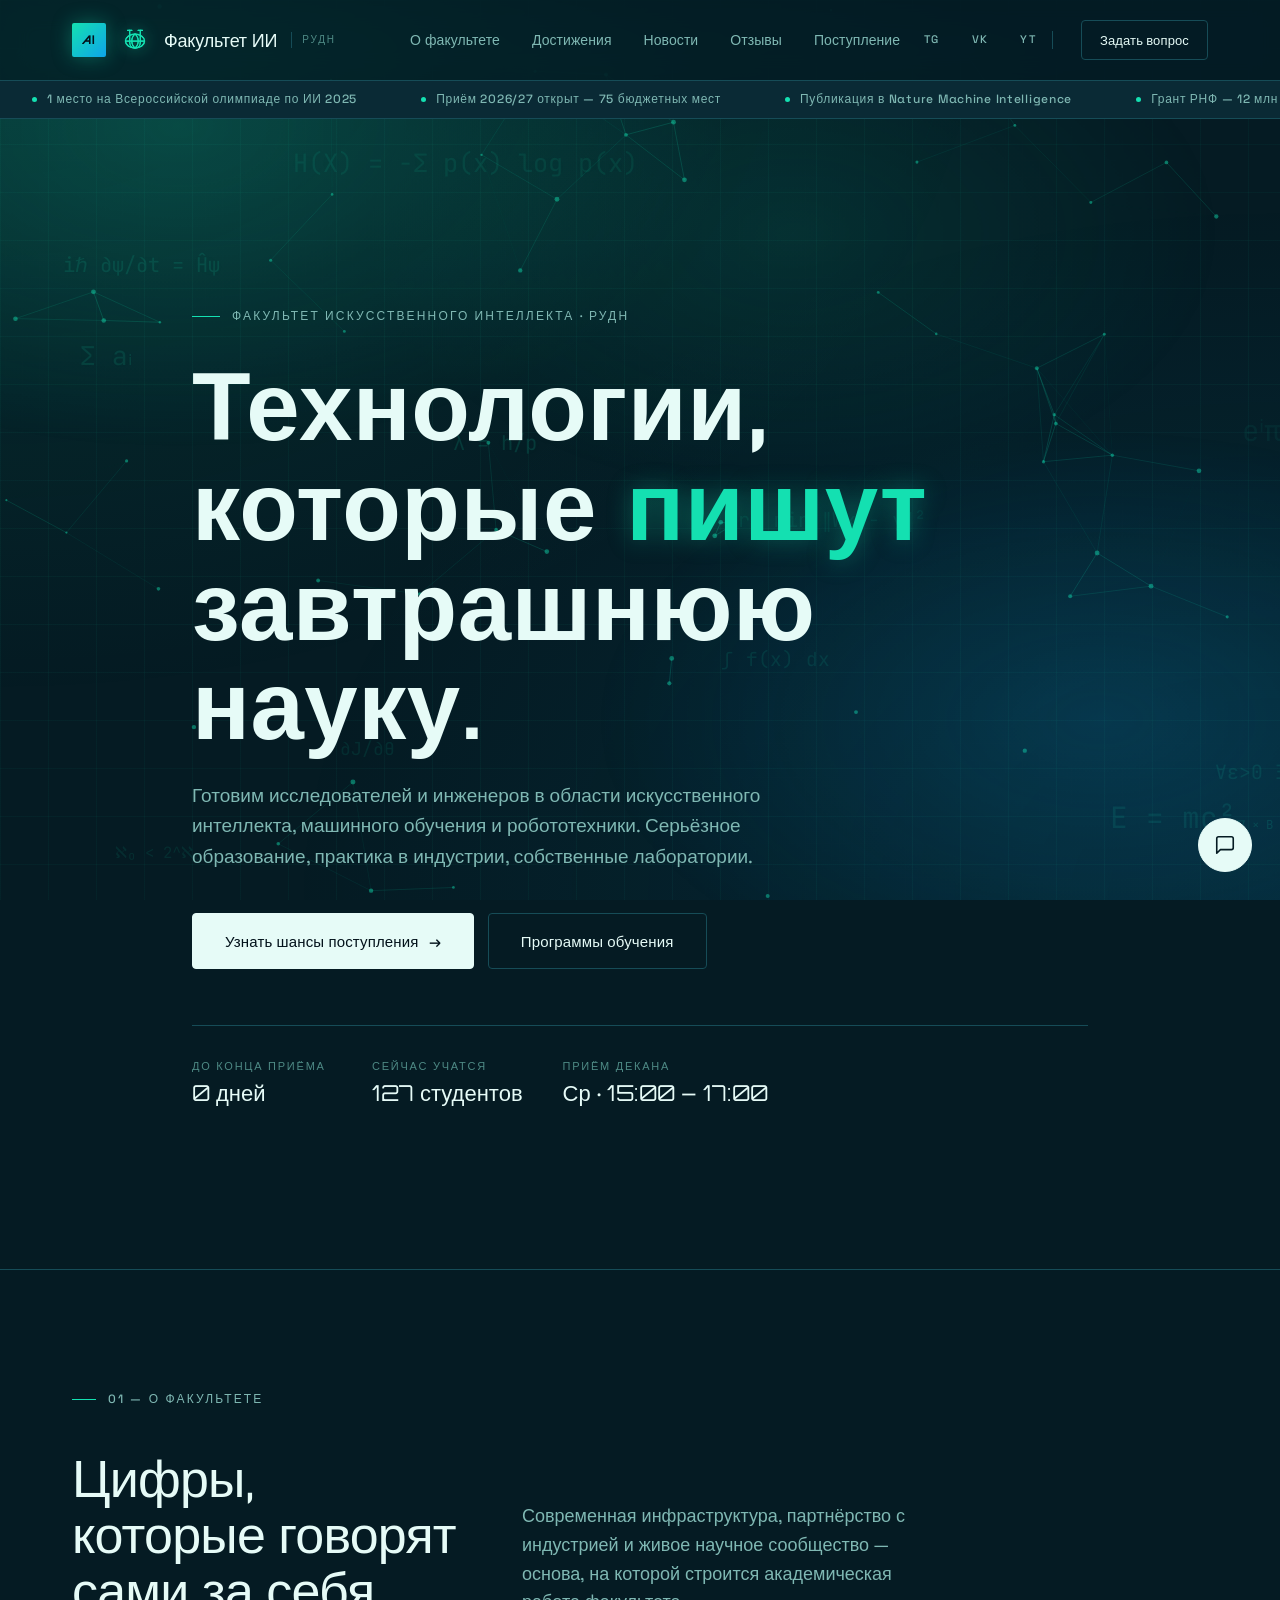
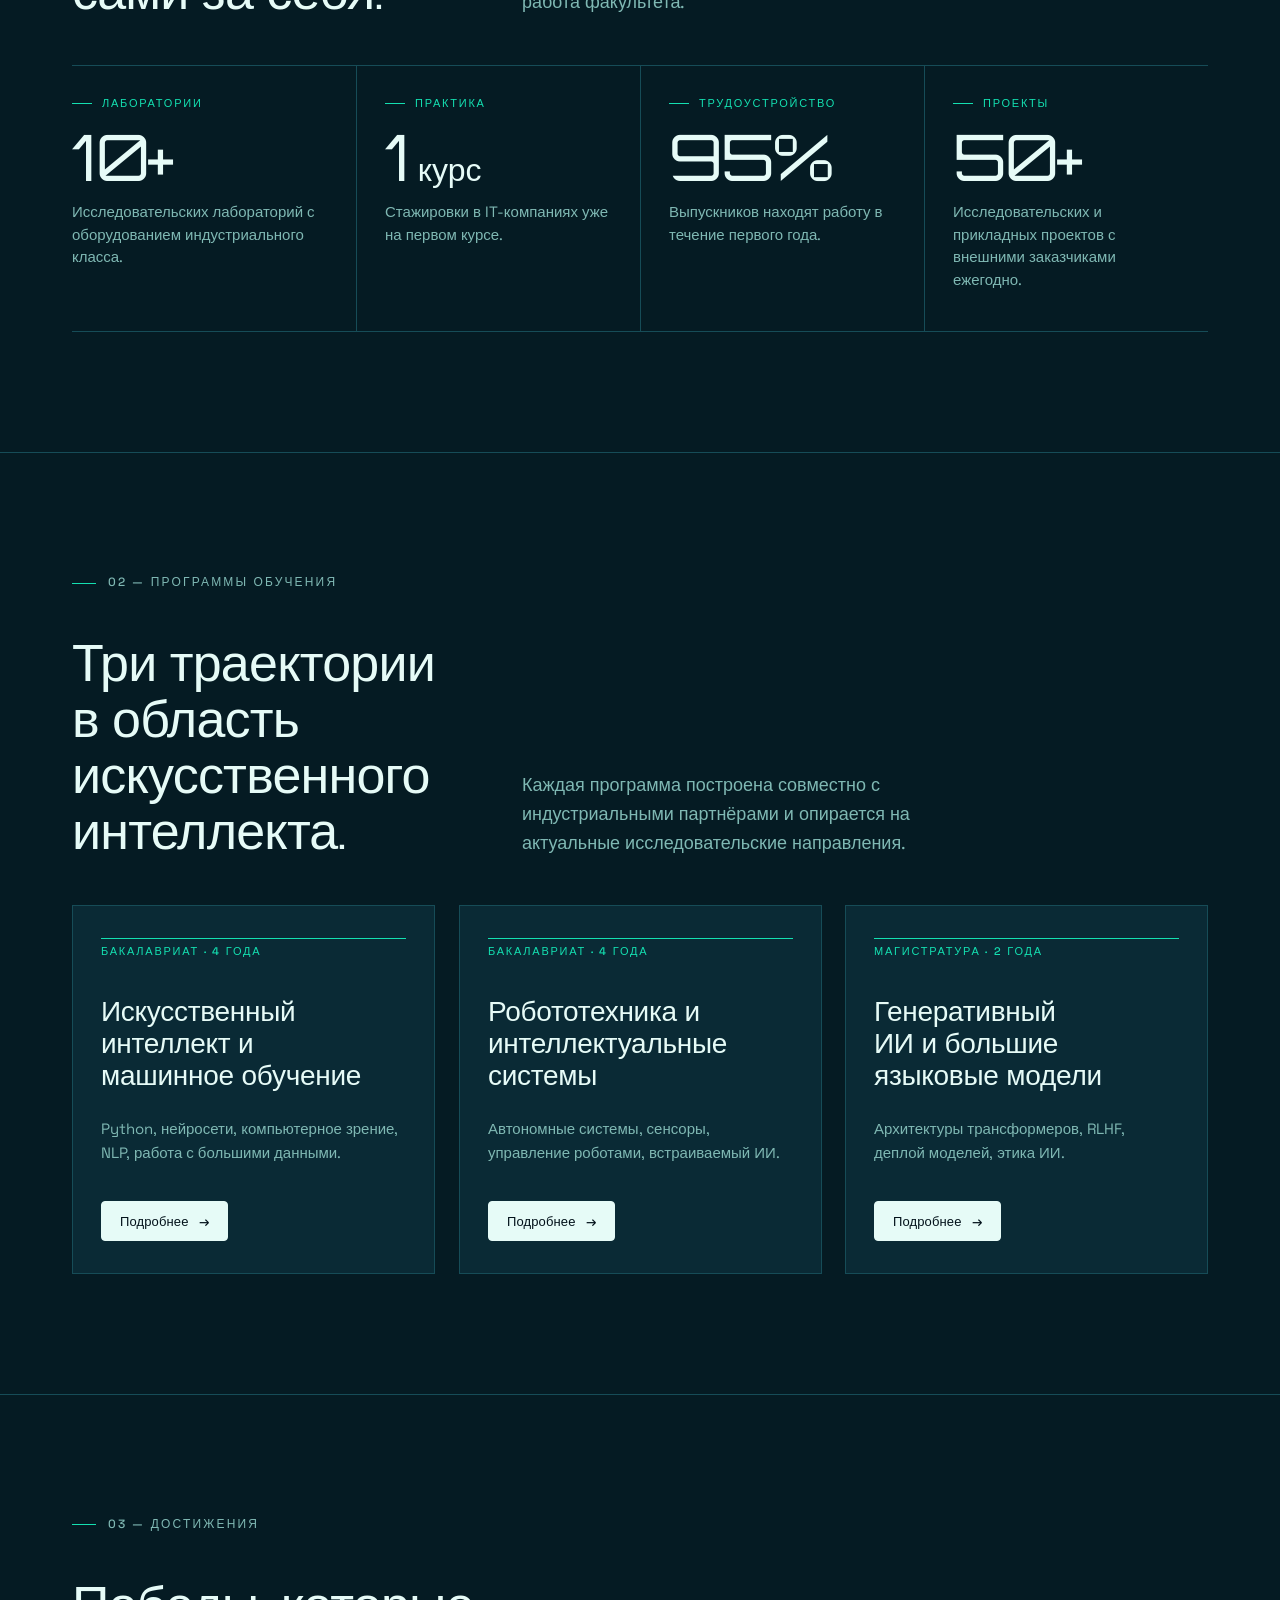
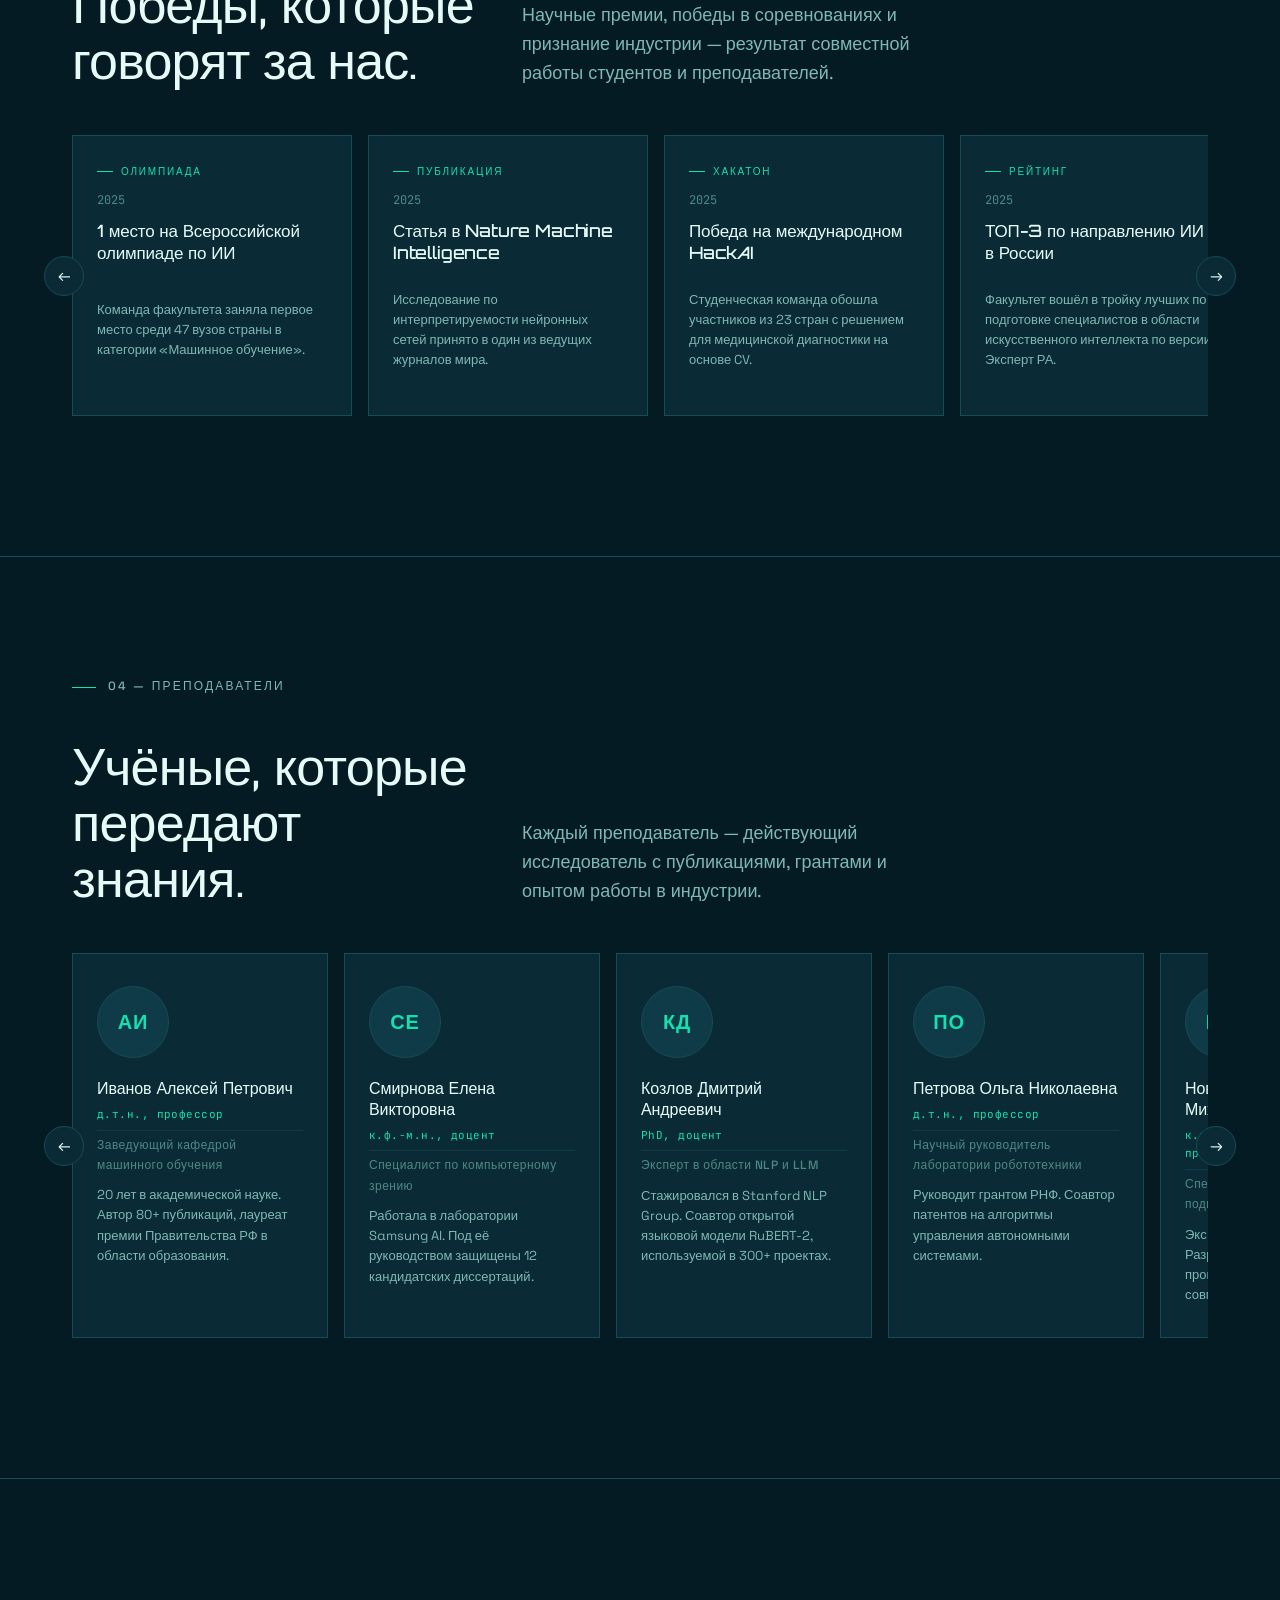
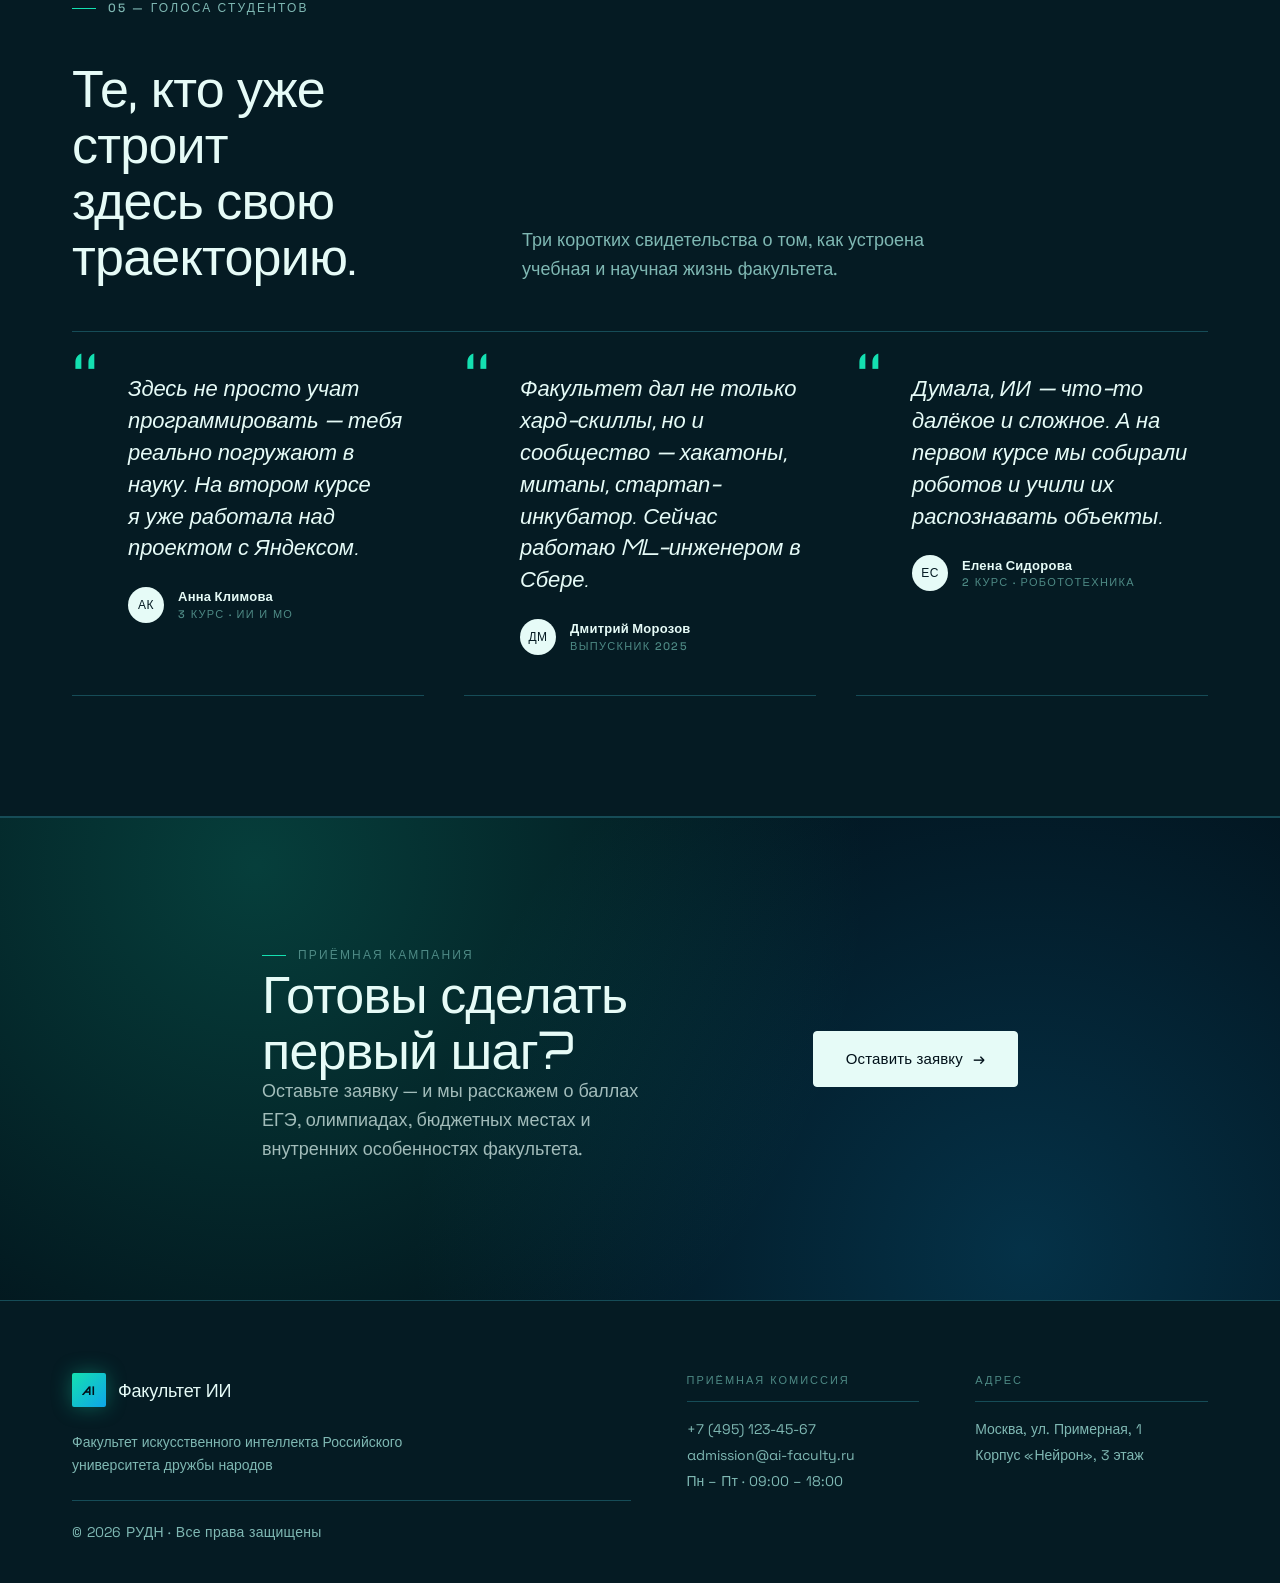
<file: index.html>
<!DOCTYPE html>
<html lang="ru">
<head>
  <meta charset="UTF-8">
  <meta name="viewport" content="width=device-width, initial-scale=1.0">
  <title>Факультет искусственного интеллекта — РУДН</title>
  <meta name="description" content="Факультет искусственного интеллекта РУДН: бакалавриат и магистратура по ИИ, машинному обучению и робототехнике. Научные лаборатории, партнёры-индустрия.">

  <link rel="preconnect" href="https://fonts.googleapis.com">
  <link rel="preconnect" href="https://fonts.gstatic.com" crossorigin>
  <link href="https://fonts.googleapis.com/css2?family=Orbitron:wght@400;500;600;700;800&family=Space+Grotesk:wght@300;400;500;600;700&family=JetBrains+Mono:wght@400;500&display=swap" rel="stylesheet">
  <link rel="stylesheet" href="style.css">
</head>
<body data-page="index">

  <!-- ===== HEADER ===== -->
  <header class="header" id="header">
    <div class="container header__inner">
      <a href="index.html" class="header__logo" aria-label="Факультет ИИ РУДН — на главную">
        <span class="header__logo-icon">AI</span>
        <img src="assets/rudn-logo.svg" alt="" class="header__logo-mark" aria-hidden="true">
        <span class="header__logo-text">Факультет ИИ</span>
        <span class="header__logo-subtitle">РУДН</span>
      </a>

      <nav class="header__nav" aria-label="Основная навигация">
        <ul class="header__nav-list">
          <li><a href="about.html" class="header__nav-link">О факультете</a></li>
          <li><a href="achievements.html" class="header__nav-link">Достижения</a></li>
          <li><a href="news.html" class="header__nav-link">Новости</a></li>
          <li><a href="reviews.html" class="header__nav-link">Отзывы</a></li>
          <li><a href="admission.html" class="header__nav-link">Поступление</a></li>
        </ul>
      </nav>

      <div class="header__socials" aria-label="Соцсети">
        <a href="#" class="header__social" aria-label="Telegram">TG</a>
        <a href="#" class="header__social" aria-label="VKontakte">VK</a>
        <a href="#" class="header__social" aria-label="YouTube">YT</a>
      </div>

      <button class="btn btn--outline btn--sm header__cta" onclick="openChat()">Задать вопрос</button>

      <button class="header__burger" id="burger" aria-label="Открыть меню">
        <span></span><span></span><span></span>
      </button>
    </div>
  </header>

  <!-- ===== SIDEBAR NAV ===== -->
  <div class="sidebar-overlay" id="sidebarOverlay"></div>
  <nav class="sidebar" id="sidebar" aria-label="Мобильное меню">
    <button class="sidebar__close" id="sidebarClose" aria-label="Закрыть меню">&times;</button>
    <ul class="sidebar__menu">
      <li><a href="about.html" class="sidebar__link">О факультете</a></li>
      <li><a href="achievements.html" class="sidebar__link">Достижения</a></li>
      <li><a href="news.html" class="sidebar__link">Новости</a></li>
      <li><a href="reviews.html" class="sidebar__link">Отзывы</a></li>
      <li><a href="admission.html" class="sidebar__link">Поступление</a></li>
    </ul>
    <div class="sidebar__socials" aria-label="Соцсети">
      <a href="#" class="sidebar__social">Telegram</a>
      <a href="#" class="sidebar__social">VK</a>
      <a href="#" class="sidebar__social">YouTube</a>
    </div>
  </nav>

  <!-- ===== TICKER ===== -->
  <div class="ticker" aria-hidden="true">
    <div class="ticker__track">
      <span class="ticker__item"><span class="ticker__dot"></span>1 место на Всероссийской олимпиаде по ИИ 2025</span>
      <span class="ticker__item"><span class="ticker__dot"></span>Приём 2026/27 открыт — 75 бюджетных мест</span>
      <span class="ticker__item"><span class="ticker__dot"></span>Публикация в Nature Machine Intelligence</span>
      <span class="ticker__item"><span class="ticker__dot"></span>Грант РНФ — 12 млн рублей на генеративные модели</span>
      <span class="ticker__item"><span class="ticker__dot"></span>ТОП-3 вузов по направлению ИИ в России</span>
      <span class="ticker__item"><span class="ticker__dot"></span>Победа на международном хакатоне HackAI 2025</span>
      <span class="ticker__item"><span class="ticker__dot"></span>Стратегическое партнёрство со Сбером</span>
      <span class="ticker__item"><span class="ticker__dot"></span>95% выпускников трудоустроены в первый год</span>
      <!-- дубль для бесшовного цикла -->
      <span class="ticker__item"><span class="ticker__dot"></span>1 место на Всероссийской олимпиаде по ИИ 2025</span>
      <span class="ticker__item"><span class="ticker__dot"></span>Приём 2026/27 открыт — 75 бюджетных мест</span>
      <span class="ticker__item"><span class="ticker__dot"></span>Публикация в Nature Machine Intelligence</span>
      <span class="ticker__item"><span class="ticker__dot"></span>Грант РНФ — 12 млн рублей на генеративные модели</span>
      <span class="ticker__item"><span class="ticker__dot"></span>ТОП-3 вузов по направлению ИИ в России</span>
      <span class="ticker__item"><span class="ticker__dot"></span>Победа на международном хакатоне HackAI 2025</span>
      <span class="ticker__item"><span class="ticker__dot"></span>Стратегическое партнёрство со Сбером</span>
      <span class="ticker__item"><span class="ticker__dot"></span>95% выпускников трудоустроены в первый год</span>
    </div>
  </div>

  <!-- ===== HERO ===== -->
  <section class="hero" id="hero" data-tile="hero">
    <div class="container hero__inner">
      <span class="hero__eyebrow">Факультет искусственного интеллекта · РУДН</span>
      <h1 class="hero__title">
        Технологии, которые <em>пишут</em><br>завтрашнюю науку.
      </h1>
      <p class="hero__subtitle">
        Готовим исследователей и инженеров в области искусственного интеллекта,
        машинного обучения и робототехники. Серьёзное образование,
        практика в индустрии, собственные лаборатории.
      </p>
      <div class="hero__actions">
        <a href="#apply" class="btn btn--primary btn--lg">Узнать шансы поступления <span class="arrow">→</span></a>
        <a href="#programs" class="btn btn--outline btn--lg">Программы обучения</a>
      </div>

      <div class="hero__meta">
        <div class="hero__meta-item">
          <span class="hero__meta-label">До конца приёма</span>
          <span class="hero__meta-value" id="heroCountdown">—</span>
        </div>
        <div class="hero__meta-item">
          <span class="hero__meta-label">Сейчас учатся</span>
          <span class="hero__meta-value">127 студентов</span>
        </div>
        <div class="hero__meta-item">
          <span class="hero__meta-label">Приём декана</span>
          <span class="hero__meta-value">Ср · 15:00 – 17:00</span>
        </div>
      </div>
    </div>
  </section>

  <!-- ===== ABOUT / ACHIEVEMENTS ===== -->
  <section class="section achievements" id="about" data-tile="about-section">
    <div class="container">
      <header class="section__head">
        <span class="section__eyebrow">01 — О факультете</span>
        <h2 class="section__title" id="achievements">Цифры, которые говорят сами за себя.</h2>
        <p class="section__subtitle">
          Современная инфраструктура, партнёрство с индустрией и живое научное сообщество —
          основа, на которой строится академическая работа факультета.
        </p>
      </header>

      <div class="cards">
        <div class="card" data-tile="about-card-1">
          <span class="card__icon">Лаборатории</span>
          <span class="card__number">10+</span>
          <p class="card__text">Исследовательских лабораторий с оборудованием индустриального класса.</p>
        </div>
        <div class="card" data-tile="about-card-2">
          <span class="card__icon">Практика</span>
          <span class="card__number">1<span style="font-size:0.5em; letter-spacing:0;">&nbsp;курс</span></span>
          <p class="card__text">Стажировки в IT-компаниях уже на первом курсе.</p>
        </div>
        <div class="card" data-tile="about-card-3">
          <span class="card__icon">Трудоустройство</span>
          <span class="card__number">95%</span>
          <p class="card__text">Выпускников находят работу в течение первого года.</p>
        </div>
        <div class="card" data-tile="about-card-4">
          <span class="card__icon">Проекты</span>
          <span class="card__number">50+</span>
          <p class="card__text">Исследовательских и прикладных проектов с внешними заказчиками ежегодно.</p>
        </div>
      </div>
    </div>
  </section>

  <!-- ===== PROGRAMS ===== -->
  <section class="section programs" id="programs" data-tile="programs-section">
    <div class="container">
      <header class="section__head">
        <span class="section__eyebrow">02 — Программы обучения</span>
        <h2 class="section__title">Три траектории в область искусственного интеллекта.</h2>
        <p class="section__subtitle">
          Каждая программа построена совместно с индустриальными партнёрами
          и опирается на актуальные исследовательские направления.
        </p>
      </header>

      <div class="cards cards--programs">
        <article class="card card--program" data-tile="program-1">
          <span class="card__badge">Бакалавриат · 4 года</span>
          <h3 class="card__heading">Искусственный интеллект и машинное обучение</h3>
          <p class="card__desc">Python, нейросети, компьютерное зрение, NLP, работа с большими данными.</p>
          <a href="#apply" class="btn btn--primary btn--sm">Подробнее <span class="arrow">→</span></a>
        </article>

        <article class="card card--program" data-tile="program-2">
          <span class="card__badge">Бакалавриат · 4 года</span>
          <h3 class="card__heading">Робототехника и интеллектуальные системы</h3>
          <p class="card__desc">Автономные системы, сенсоры, управление роботами, встраиваемый ИИ.</p>
          <a href="#apply" class="btn btn--primary btn--sm">Подробнее <span class="arrow">→</span></a>
        </article>

        <article class="card card--program" data-tile="program-3">
          <span class="card__badge">Магистратура · 2 года</span>
          <h3 class="card__heading">Генеративный ИИ и большие языковые модели</h3>
          <p class="card__desc">Архитектуры трансформеров, RLHF, деплой моделей, этика ИИ.</p>
          <a href="#apply" class="btn btn--primary btn--sm">Подробнее <span class="arrow">→</span></a>
        </article>
      </div>
    </div>
  </section>

  <!-- ===== ACHIEVEMENTS CAROUSEL ===== -->
  <section class="section achievements-carousel" id="achievements-section" data-tile="achievements-carousel">
    <div class="container">
      <header class="section__head">
        <span class="section__eyebrow">03 — Достижения</span>
        <h2 class="section__title">Победы, которые говорят за нас.</h2>
        <p class="section__subtitle">
          Научные премии, победы в соревнованиях и признание индустрии —
          результат совместной работы студентов и преподавателей.
        </p>
      </header>

      <div class="carousel-wrapper">
        <button class="carousel-btn carousel-btn--prev" aria-label="Предыдущие достижения" data-carousel="achievements">&#8592;</button>
        <div class="carousel" id="achievementsCarousel">

          <article class="achieve-card" data-tile="achieve-card-1">
            <span class="achieve-card__tag">Олимпиада</span>
            <p class="achieve-card__year">2025</p>
            <h3 class="achieve-card__title">1 место на Всероссийской олимпиаде по ИИ</h3>
            <p class="achieve-card__desc">Команда факультета заняла первое место среди 47 вузов страны в категории «Машинное обучение».</p>
          </article>

          <article class="achieve-card" data-tile="achieve-card-2">
            <span class="achieve-card__tag">Публикация</span>
            <p class="achieve-card__year">2025</p>
            <h3 class="achieve-card__title">Статья в Nature Machine Intelligence</h3>
            <p class="achieve-card__desc">Исследование по интерпретируемости нейронных сетей принято в один из ведущих журналов мира.</p>
          </article>

          <article class="achieve-card" data-tile="achieve-card-3">
            <span class="achieve-card__tag">Хакатон</span>
            <p class="achieve-card__year">2025</p>
            <h3 class="achieve-card__title">Победа на международном HackAI</h3>
            <p class="achieve-card__desc">Студенческая команда обошла участников из 23 стран с решением для медицинской диагностики на основе CV.</p>
          </article>

          <article class="achieve-card" data-tile="achieve-card-4">
            <span class="achieve-card__tag">Рейтинг</span>
            <p class="achieve-card__year">2025</p>
            <h3 class="achieve-card__title">ТОП-3 по направлению ИИ в России</h3>
            <p class="achieve-card__desc">Факультет вошёл в тройку лучших по подготовке специалистов в области искусственного интеллекта по версии Эксперт РА.</p>
          </article>

          <article class="achieve-card" data-tile="achieve-card-5">
            <span class="achieve-card__tag">Грант</span>
            <p class="achieve-card__year">2024</p>
            <h3 class="achieve-card__title">Грант РНФ на 12 млн рублей</h3>
            <p class="achieve-card__desc">Научная группа получила финансирование на трёхлетнее исследование в области генеративных мультимодальных моделей.</p>
            <a href="grant.html" class="achieve-card__link">Подробнее <span class="arrow">→</span></a>
          </article>

          <article class="achieve-card" data-tile="achieve-card-6">
            <span class="achieve-card__tag">Партнёрство</span>
            <p class="achieve-card__year">2024</p>
            <h3 class="achieve-card__title">Стратегическое соглашение со Сбером</h3>
            <p class="achieve-card__desc">Подписано соглашение о целевой подготовке студентов и совместных R&amp;D-проектах в области FinTech AI.</p>
          </article>

          <article class="achieve-card" data-tile="achieve-card-7">
            <span class="achieve-card__tag">Стартап</span>
            <p class="achieve-card__year">2024</p>
            <h3 class="achieve-card__title">Выпускник основал стартап MedAI</h3>
            <p class="achieve-card__desc">Компания привлекла $2 млн инвестиций для разработки ИИ-ассистента для врачей первичного звена.</p>
          </article>

        </div>
        <button class="carousel-btn carousel-btn--next" aria-label="Следующие достижения" data-carousel="achievements">&#8594;</button>
      </div>
    </div>
  </section>

  <!-- ===== TEACHERS CAROUSEL ===== -->
  <section class="section teachers-carousel" id="teachers" data-tile="teachers-carousel">
    <div class="container">
      <header class="section__head">
        <span class="section__eyebrow">04 — Преподаватели</span>
        <h2 class="section__title">Учёные, которые передают знания.</h2>
        <p class="section__subtitle">
          Каждый преподаватель — действующий исследователь с публикациями,
          грантами и опытом работы в индустрии.
        </p>
      </header>

      <div class="carousel-wrapper">
        <button class="carousel-btn carousel-btn--prev" aria-label="Предыдущие преподаватели" data-carousel="teachers">&#8592;</button>
        <div class="carousel" id="teachersCarousel">

          <article class="teacher-card" data-tile="teacher-card-1">
            <div class="teacher-card__avatar">АИ</div>
            <div class="teacher-card__body">
              <h3 class="teacher-card__name">Иванов Алексей Петрович</h3>
              <p class="teacher-card__rank">д.т.н., профессор</p>
              <p class="teacher-card__role">Заведующий кафедрой машинного обучения</p>
              <p class="teacher-card__bio">20 лет в академической науке. Автор 80+ публикаций, лауреат премии Правительства РФ в области образования.</p>
            </div>
          </article>

          <article class="teacher-card" data-tile="teacher-card-2">
            <div class="teacher-card__avatar">СЕ</div>
            <div class="teacher-card__body">
              <h3 class="teacher-card__name">Смирнова Елена Викторовна</h3>
              <p class="teacher-card__rank">к.ф.-м.н., доцент</p>
              <p class="teacher-card__role">Специалист по компьютерному зрению</p>
              <p class="teacher-card__bio">Работала в лаборатории Samsung AI. Под её руководством защищены 12 кандидатских диссертаций.</p>
            </div>
          </article>

          <article class="teacher-card" data-tile="teacher-card-3">
            <div class="teacher-card__avatar">КД</div>
            <div class="teacher-card__body">
              <h3 class="teacher-card__name">Козлов Дмитрий Андреевич</h3>
              <p class="teacher-card__rank">PhD, доцент</p>
              <p class="teacher-card__role">Эксперт в области NLP и LLM</p>
              <p class="teacher-card__bio">Стажировался в Stanford NLP Group. Соавтор открытой языковой модели RuBERT-2, используемой в 300+ проектах.</p>
            </div>
          </article>

          <article class="teacher-card" data-tile="teacher-card-4">
            <div class="teacher-card__avatar">ПО</div>
            <div class="teacher-card__body">
              <h3 class="teacher-card__name">Петрова Ольга Николаевна</h3>
              <p class="teacher-card__rank">д.т.н., профессор</p>
              <p class="teacher-card__role">Научный руководитель лаборатории робототехники</p>
              <p class="teacher-card__bio">Руководит грантом РНФ. Соавтор патентов на алгоритмы управления автономными системами.</p>
            </div>
          </article>

          <article class="teacher-card" data-tile="teacher-card-5">
            <div class="teacher-card__avatar">НС</div>
            <div class="teacher-card__body">
              <h3 class="teacher-card__name">Новиков Сергей Михайлович</h3>
              <p class="teacher-card__rank">к.т.н., старший преподаватель</p>
              <p class="teacher-card__role">Специалист по обучению с подкреплением</p>
              <p class="teacher-card__bio">Экс-ML инженер Яндекса. Разрабатывает RL-агентов для промышленной автоматизации совместно с Росатомом.</p>
            </div>
          </article>

          <article class="teacher-card" data-tile="teacher-card-6">
            <div class="teacher-card__avatar">ЗМ</div>
            <div class="teacher-card__body">
              <h3 class="teacher-card__name">Захарова Мария Дмитриевна</h3>
              <p class="teacher-card__rank">PhD, доцент</p>
              <p class="teacher-card__role">Исследователь в области генеративных моделей</p>
              <p class="teacher-card__bio">Публикации на NeurIPS и ICML. Читает авторский курс «Диффузионные модели» — один из первых в России.</p>
            </div>
          </article>

        </div>
        <button class="carousel-btn carousel-btn--next" aria-label="Следующие преподаватели" data-carousel="teachers">&#8594;</button>
      </div>
    </div>
  </section>

  <!-- ===== REVIEWS ===== -->
  <section class="section reviews" id="reviews" data-tile="reviews-section">
    <div class="container">
      <header class="section__head">
        <span class="section__eyebrow">05 — Голоса студентов</span>
        <h2 class="section__title">Те, кто уже строит здесь свою траекторию.</h2>
        <p class="section__subtitle">
          Три коротких свидетельства о том, как устроена учебная и научная жизнь факультета.
        </p>
      </header>

      <div class="reviews__grid">
        <figure class="review" data-tile="review-1">
          <blockquote class="review__text">
            Здесь не просто учат программировать — тебя реально погружают в науку.
            На втором курсе я уже работала над проектом с Яндексом.
          </blockquote>
          <figcaption class="review__header">
            <span class="review__avatar">АК</span>
            <div>
              <div class="review__name">Анна Климова</div>
              <div class="review__role">3 курс · ИИ и МО</div>
            </div>
          </figcaption>
        </figure>

        <figure class="review" data-tile="review-2">
          <blockquote class="review__text">
            Факультет дал не только хард-скиллы, но и сообщество — хакатоны,
            митапы, стартап-инкубатор. Сейчас работаю ML-инженером в Сбере.
          </blockquote>
          <figcaption class="review__header">
            <span class="review__avatar">ДМ</span>
            <div>
              <div class="review__name">Дмитрий Морозов</div>
              <div class="review__role">Выпускник 2025</div>
            </div>
          </figcaption>
        </figure>

        <figure class="review" data-tile="review-3">
          <blockquote class="review__text">
            Думала, ИИ — что-то далёкое и сложное. А на первом курсе мы
            собирали роботов и учили их распознавать объекты.
          </blockquote>
          <figcaption class="review__header">
            <span class="review__avatar">ЕС</span>
            <div>
              <div class="review__name">Елена Сидорова</div>
              <div class="review__role">2 курс · Робототехника</div>
            </div>
          </figcaption>
        </figure>
      </div>
    </div>
  </section>

  <!-- ===== APPLY CTA ===== -->
  <section class="section apply section--dark" id="apply" data-tile="apply-section">
    <div class="container apply__inner">
      <div>
        <span class="section__eyebrow">Приёмная кампания</span>
        <h2 class="section__title section__title--light">Готовы сделать первый шаг?</h2>
        <p class="section__subtitle section__subtitle--light">
          Оставьте заявку — и мы расскажем о баллах ЕГЭ, олимпиадах, бюджетных местах
          и внутренних особенностях факультета.
        </p>
      </div>
      <a href="#" class="btn btn--white btn--lg" onclick="openChat(); return false;">
        Оставить заявку <span class="arrow">→</span>
      </a>
    </div>
  </section>

  <!-- ===== FOOTER ===== -->
  <footer class="footer">
    <div class="container footer__inner">
      <div class="footer__col">
        <div class="footer__brand">
          <span class="header__logo-icon">AI</span>
          <span class="header__logo-text">Факультет ИИ</span>
        </div>
        <p class="footer__university">
          Факультет искусственного интеллекта Российского университета дружбы народов
        </p>
        <p class="footer__copy">&copy; 2026 РУДН · Все права защищены</p>
      </div>

      <div class="footer__col">
        <h4 class="footer__heading">Приёмная комиссия</h4>
        <p>+7 (495) 123-45-67</p>
        <p>admission@ai-faculty.ru</p>
        <p>Пн – Пт · 09:00 – 18:00</p>
      </div>

      <div class="footer__col">
        <h4 class="footer__heading">Адрес</h4>
        <p>Москва, ул. Примерная, 1</p>
        <p>Корпус «Нейрон», 3 этаж</p>
      </div>

    </div>
  </footer>

  <!-- ===== CHAT WIDGET ===== -->
  <div class="chat-widget" id="chatWidget">
    <button class="chat-widget__toggle" id="chatToggle" aria-label="Открыть чат с ИИ-помощником">
      <svg class="chat-widget__icon" viewBox="0 0 24 24" fill="none" stroke="currentColor" stroke-width="1.75" stroke-linecap="round" stroke-linejoin="round">
        <path d="M21 15a2 2 0 0 1-2 2H7l-4 4V5a2 2 0 0 1 2-2h14a2 2 0 0 1 2 2z"/>
      </svg>
      <svg class="chat-widget__close-icon" viewBox="0 0 24 24" fill="none" stroke="currentColor" stroke-width="1.75" stroke-linecap="round" stroke-linejoin="round">
        <line x1="18" y1="6" x2="6" y2="18"/><line x1="6" y1="6" x2="18" y2="18"/>
      </svg>
    </button>

    <div class="chat-widget__window" id="chatWindow">
      <div class="chat-widget__header">
        <div class="chat-widget__status"></div>
        <span>Алиса — ИИ-помощник факультета</span>
        <button class="chat-widget__close-btn" onclick="closeChat()" aria-label="Закрыть чат">&times;</button>
      </div>
      <div class="chat-widget__messages" id="chatMessages">
        <div class="chat-widget__msg chat-widget__msg--bot">
          Здравствуйте. Я Алиса, виртуальный помощник факультета ИИ.
          Задайте вопрос о поступлении, программах или научной жизни.
        </div>
      </div>
      <div class="chat-widget__input-area">
        <input type="text" id="chatInput" class="chat-widget__input" placeholder="Напишите сообщение…">
        <button class="chat-widget__send" id="chatSend" aria-label="Отправить">
          <svg viewBox="0 0 24 24" fill="currentColor" width="20" height="20">
            <path d="M2.01 21L23 12 2.01 3 2 10l15 2-15 2z"/>
          </svg>
        </button>
      </div>
    </div>
  </div>

  <script src="tile-registry.js"></script>
  <script src="background-effects.js"></script>
  <script src="script.js"></script>
</body>
</html>
</file>
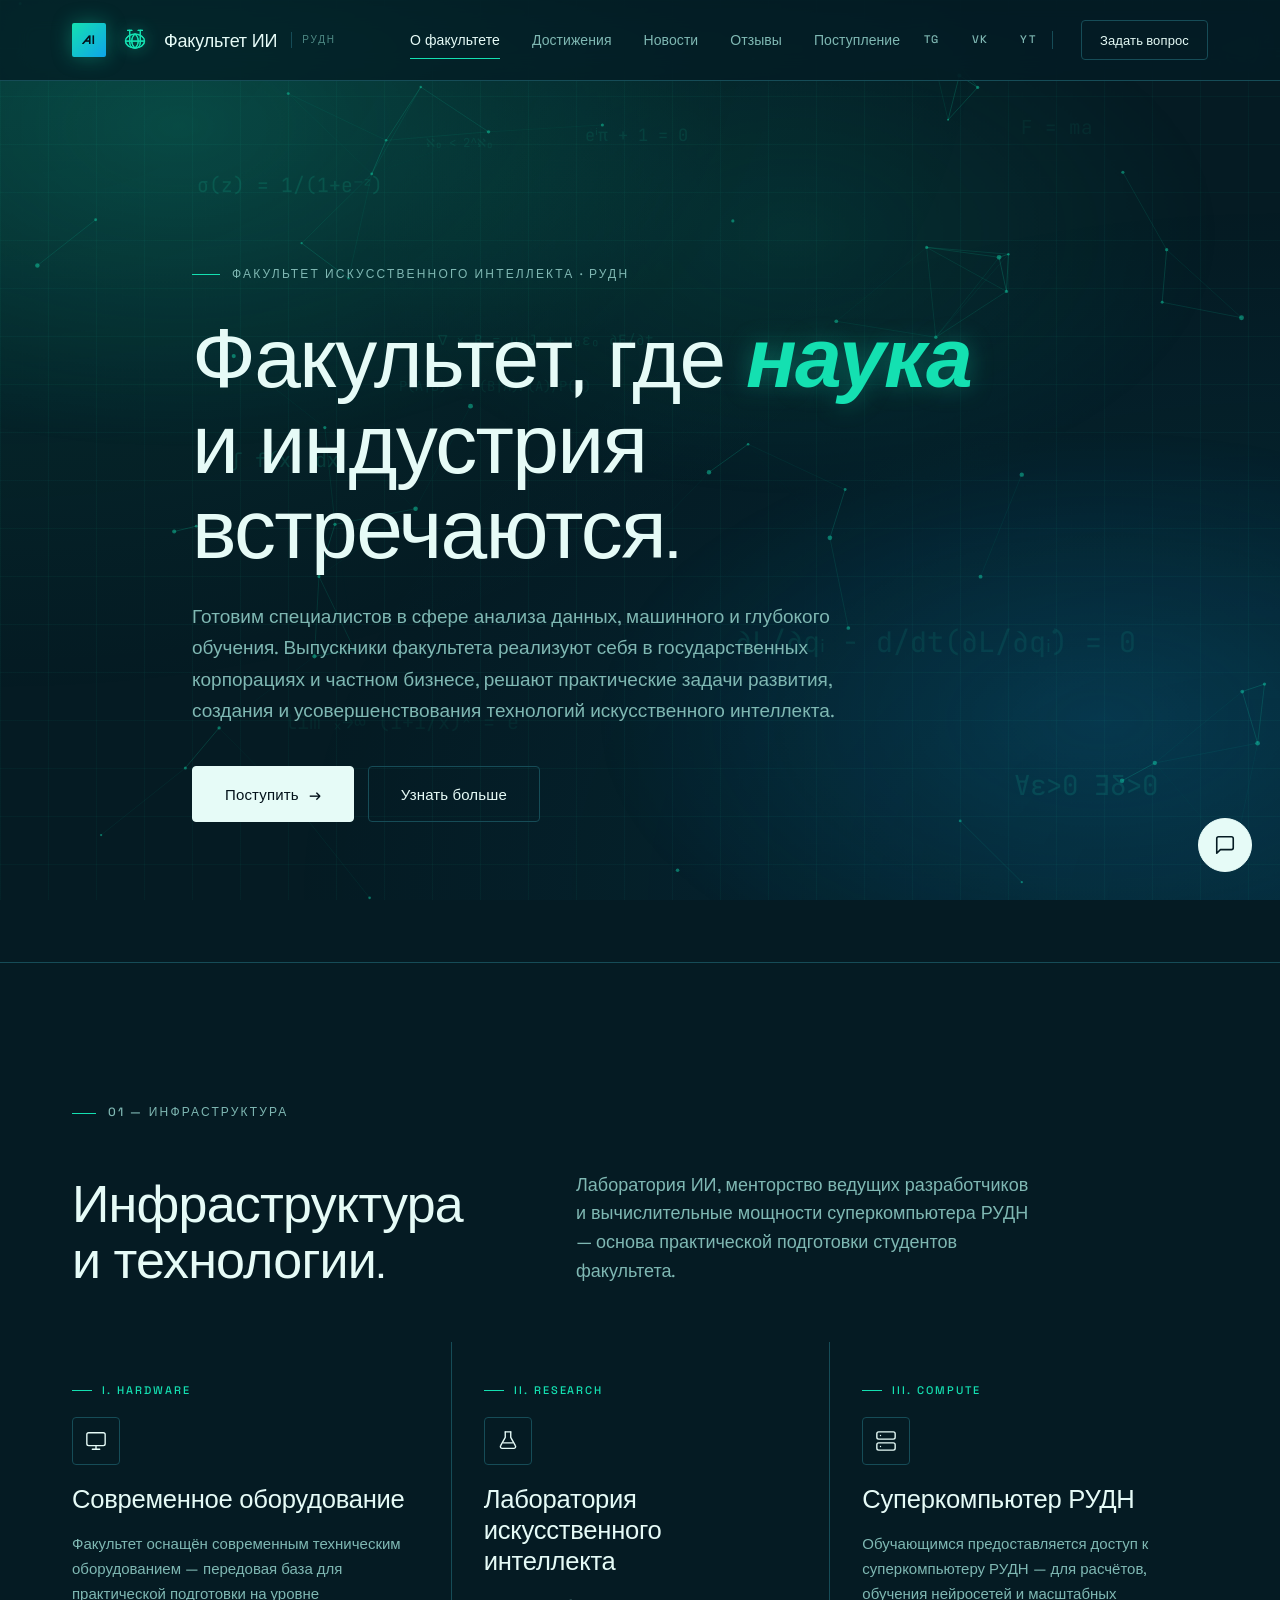
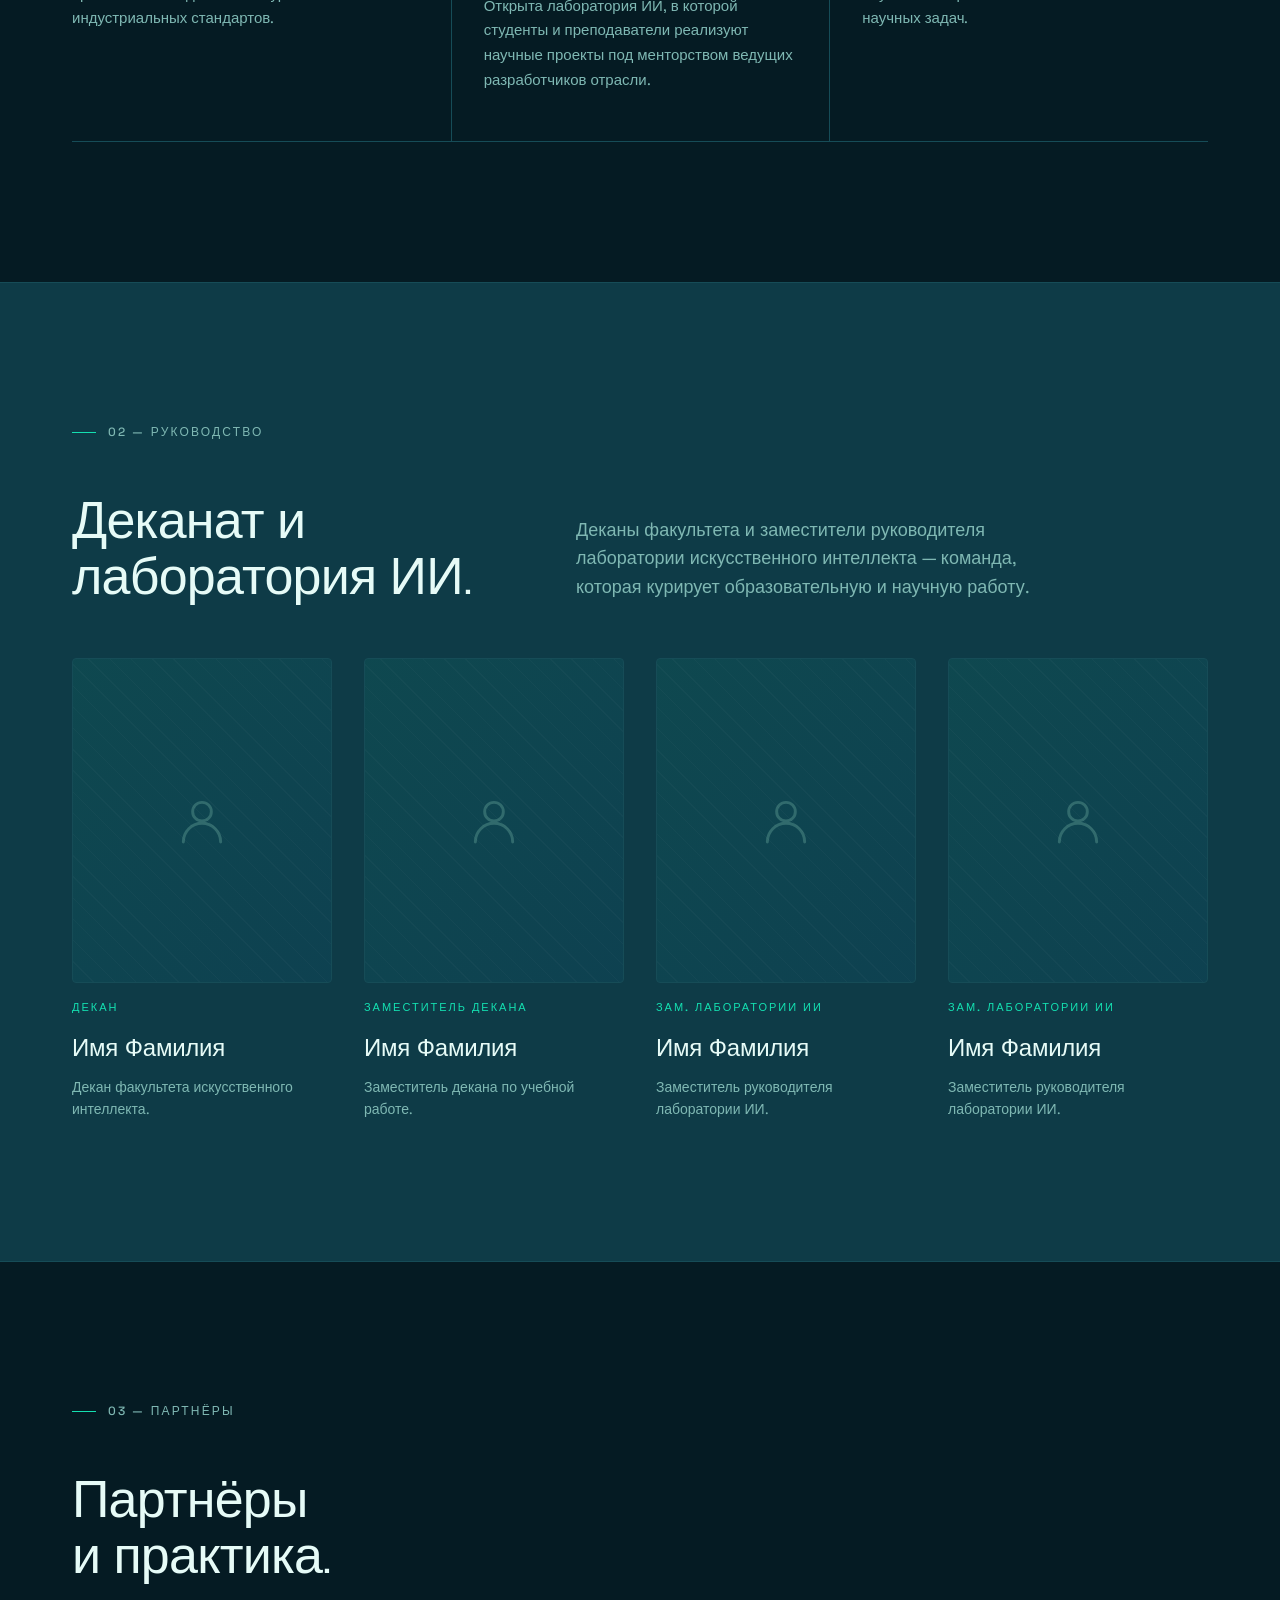
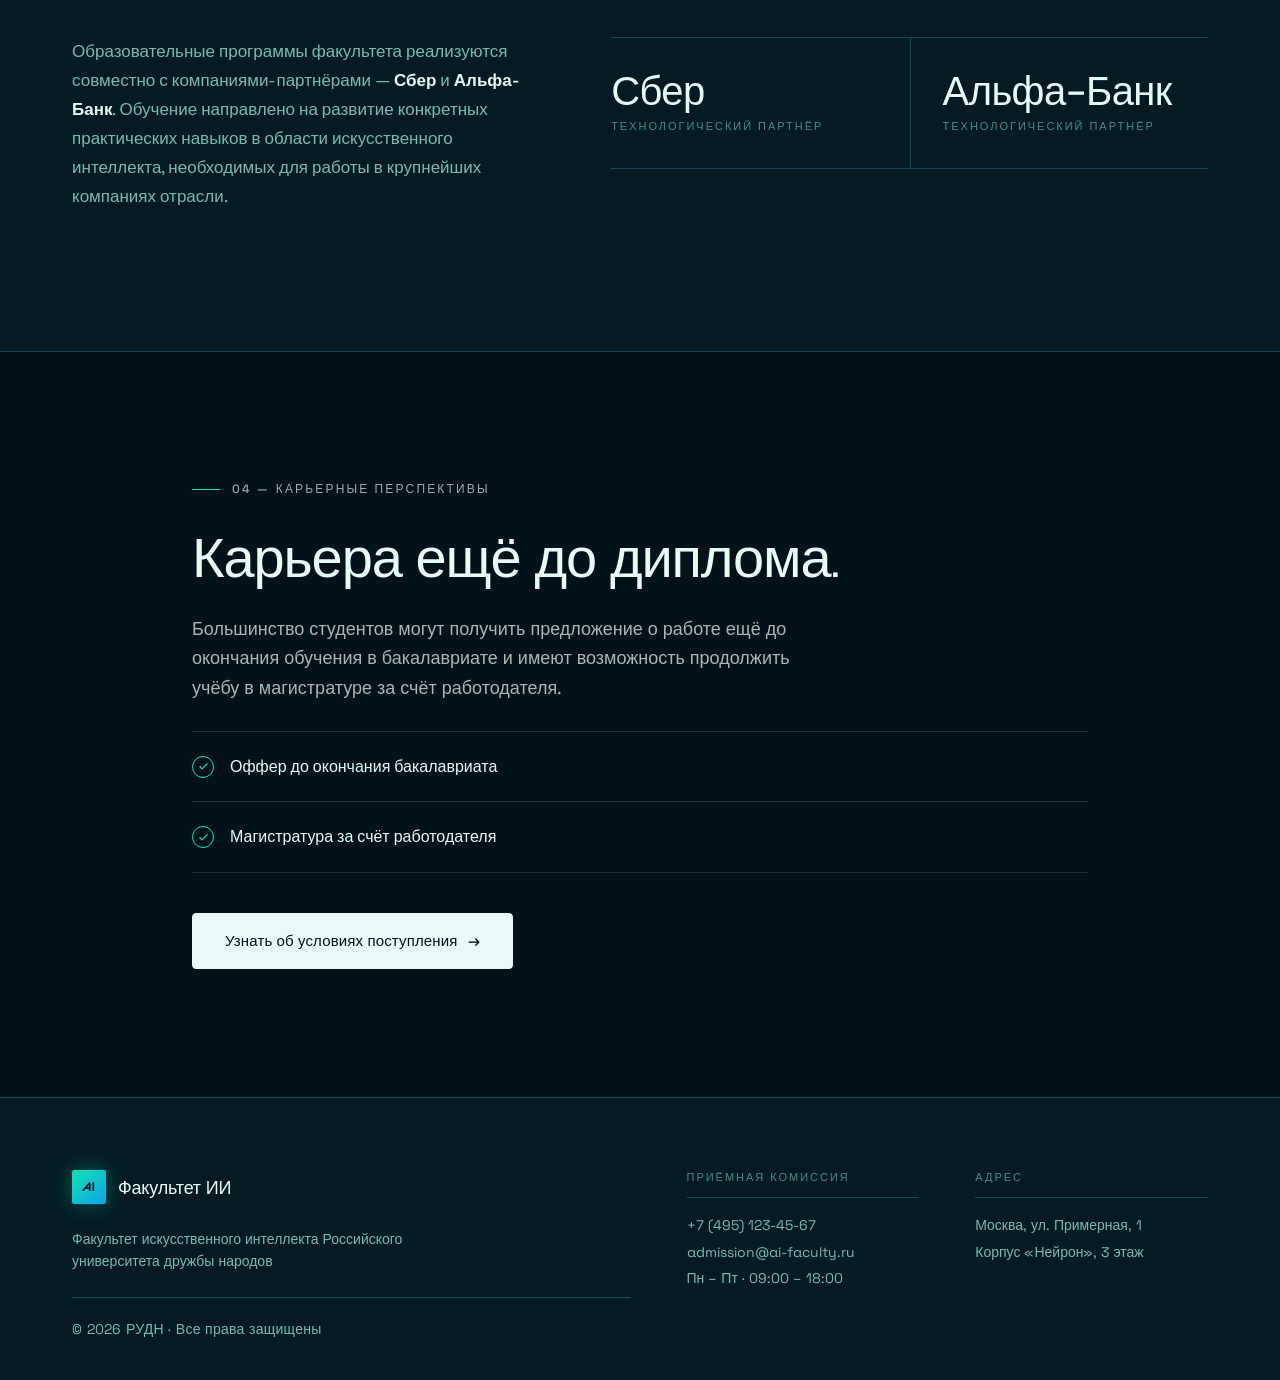
<file: about.html>
<!DOCTYPE html>
<html lang="ru">
<head>
  <meta charset="UTF-8">
  <meta name="viewport" content="width=device-width, initial-scale=1.0">
  <title>О факультете — Факультет искусственного интеллекта РУДН</title>
  <meta name="description" content="Факультет искусственного интеллекта РУДН: лаборатория ИИ, суперкомпьютер, индустриальные партнёры Сбер и Альфа-Банк, карьерные перспективы.">

  <link rel="preconnect" href="https://fonts.googleapis.com">
  <link rel="preconnect" href="https://fonts.gstatic.com" crossorigin>
  <link href="https://fonts.googleapis.com/css2?family=Orbitron:wght@400;500;600;700;800&family=Space+Grotesk:wght@300;400;500;600;700&family=JetBrains+Mono:wght@400;500&display=swap" rel="stylesheet">
  <link rel="stylesheet" href="style.css">

  <!--
    Локальные стили страницы «О факультете».
    Наследуют токены из :root в style.css и добавляют только то, что
    уникально для этой страницы (hero с метриками, infra-grid, partners,
    career-cta). Подход — mobile-first.
  -->
  <style>
    /* ============== 1. HERO ============== */
    .about-hero {
      position: relative;
      padding: 96px 0 80px;
      border-bottom: 1px solid var(--rule);
    }

    .about-hero__inner {
      max-width: 960px;
    }

    .about-hero__badge {
      display: inline-flex;
      align-items: center;
      gap: 12px;
      margin-bottom: 28px;
      font-family: var(--font-sans);
      font-size: 12px;
      font-weight: 500;
      letter-spacing: 0.18em;
      text-transform: uppercase;
      color: var(--muted);
    }

    .about-hero__badge::before {
      content: '';
      width: 28px;
      height: 1px;
      background: var(--accent);
    }

    .about-hero__title {
      font-family: var(--font-serif);
      font-weight: 400;
      font-size: clamp(40px, 6.8vw, 84px);
      line-height: 1.02;
      letter-spacing: -0.02em;
      color: var(--ink);
      margin-bottom: 32px;
      text-wrap: balance;
    }

    .about-hero__title em {
      font-style: italic;
      color: var(--accent);
    }

    .about-hero__lead {
      font-family: var(--font-sans);
      font-size: clamp(16px, 1.8vw, 19px);
      line-height: 1.65;
      color: var(--muted);
      max-width: 720px;
      margin: 0 0 40px;
    }

    .about-hero__actions {
      display: flex;
      flex-wrap: wrap;
      gap: 14px;
    }

    /* ============== ОБЩИЕ ЗАГОЛОВКИ СЕКЦИЙ ============== */
    .about-section {
      padding: 80px 0;
      border-bottom: 1px solid var(--rule);
    }

    .about-section--alt {
      background: var(--surface-soft);
    }

    .about-section__head {
      display: grid;
      grid-template-columns: 1fr;
      gap: 16px;
      max-width: 960px;
      margin-bottom: 56px;
    }

    .about-section__eyebrow {
      display: inline-flex;
      align-items: center;
      gap: 12px;
      font-family: var(--font-sans);
      font-size: 12px;
      font-weight: 500;
      letter-spacing: 0.18em;
      text-transform: uppercase;
      color: var(--muted);
    }

    .about-section__eyebrow::before {
      content: '';
      width: 24px;
      height: 1px;
      background: var(--accent);
    }

    .about-section__title {
      font-family: var(--font-serif);
      font-weight: 400;
      font-size: clamp(30px, 4.2vw, 52px);
      line-height: 1.08;
      letter-spacing: -0.015em;
      color: var(--ink);
      margin: 0;
      text-wrap: balance;
    }

    .about-section__intro {
      font-family: var(--font-sans);
      font-size: clamp(15px, 1.6vw, 18px);
      line-height: 1.6;
      color: var(--muted);
      max-width: 640px;
      margin: 0;
    }

    /* ============== 2. ИНФРАСТРУКТУРА И ТЕХНОЛОГИИ ============== */
    .infra-grid {
      display: grid;
      grid-template-columns: 1fr;
      gap: 0;
      border-top: 1px solid var(--rule);
    }

    .infra-card {
      position: relative;
      display: flex;
      flex-direction: column;
      gap: 18px;
      padding: 36px 0;
      border-bottom: 1px solid var(--rule);
      transition: padding-left var(--t);
    }

    .infra-card:hover {
      padding-left: 8px;
    }

    .infra-card__index {
      font-family: var(--font-sans);
      font-size: 11px;
      font-weight: 500;
      letter-spacing: 0.18em;
      text-transform: uppercase;
      color: var(--accent);
      display: inline-flex;
      align-items: center;
      gap: 10px;
    }

    .infra-card__index::before {
      content: '';
      width: 20px;
      height: 1px;
      background: var(--accent);
    }

    .infra-card__icon {
      width: 48px;
      height: 48px;
      display: inline-flex;
      align-items: center;
      justify-content: center;
      border: 1px solid var(--rule);
      border-radius: var(--radius);
      color: var(--ink);
    }

    .infra-card__icon svg {
      width: 22px;
      height: 22px;
      stroke: currentColor;
      fill: none;
      stroke-width: 1.5;
      stroke-linecap: round;
      stroke-linejoin: round;
    }

    .infra-card__title {
      font-family: var(--font-serif);
      font-weight: 400;
      font-size: clamp(20px, 2vw, 26px);
      line-height: 1.2;
      letter-spacing: -0.01em;
      color: var(--ink);
      margin: 0;
      text-wrap: balance;
    }

    .infra-card__text {
      font-family: var(--font-sans);
      font-size: 15px;
      line-height: 1.65;
      color: var(--muted);
      margin: 0;
      max-width: 420px;
    }

    /* ============== 3. ПАРТНЁРЫ И ПРАКТИКА ============== */
    .partners-wrap {
      display: grid;
      grid-template-columns: 1fr;
      gap: 40px;
    }

    .partners-text {
      font-family: var(--font-sans);
      font-size: clamp(15px, 1.6vw, 17px);
      line-height: 1.7;
      color: var(--muted);
      max-width: 520px;
    }

    .partners-text strong {
      color: var(--ink);
      font-weight: 600;
    }

    .partners-cards {
      display: grid;
      grid-template-columns: 1fr;
      gap: 0;
      border-top: 1px solid var(--rule);
    }

    .partner-card {
      display: flex;
      flex-direction: column;
      gap: 8px;
      padding: 32px 0;
      border-bottom: 1px solid var(--rule);
      transition: padding-left var(--t);
    }

    .partner-card:hover {
      padding-left: 8px;
    }

    .partner-card__logo {
      font-family: var(--font-serif);
      font-weight: 400;
      font-size: clamp(28px, 3.6vw, 40px);
      line-height: 1;
      letter-spacing: -0.015em;
      color: var(--ink);
    }

    .partner-card__caption {
      font-family: var(--font-sans);
      font-size: 11px;
      font-weight: 500;
      letter-spacing: 0.18em;
      text-transform: uppercase;
      color: var(--muted-2);
    }

    /* ============== 4. КАРЬЕРНЫЕ ПЕРСПЕКТИВЫ (CTA) ============== */
    .career-cta {
      padding: 96px 0;
      background: var(--ink-dark);
      color: var(--ink);
    }

    .career-cta__inner {
      max-width: 960px;
      display: grid;
      gap: 28px;
    }

    .career-cta__eyebrow {
      display: inline-flex;
      align-items: center;
      gap: 12px;
      font-family: var(--font-sans);
      font-size: 12px;
      font-weight: 500;
      letter-spacing: 0.18em;
      text-transform: uppercase;
      color: rgba(250, 250, 247, 0.65);
    }

    .career-cta__eyebrow::before {
      content: '';
      width: 28px;
      height: 1px;
      background: var(--accent);
    }

    .career-cta__title {
      font-family: var(--font-serif);
      font-weight: 400;
      font-size: clamp(32px, 4.5vw, 56px);
      line-height: 1.05;
      letter-spacing: -0.02em;
      color: var(--ink);
      margin: 0;
      text-wrap: balance;
    }

    .career-cta__text {
      font-family: var(--font-sans);
      font-size: clamp(15px, 1.6vw, 18px);
      line-height: 1.65;
      color: rgba(250, 250, 247, 0.7);
      max-width: 640px;
      margin: 0;
    }

    .career-cta__highlights {
      display: grid;
      grid-template-columns: 1fr;
      gap: 0;
      list-style: none;
      padding: 0;
      margin: 0;
      border-top: 1px solid rgba(250, 250, 247, 0.12);
    }

    .career-cta__item {
      display: flex;
      align-items: center;
      gap: 16px;
      padding: 22px 0;
      border-bottom: 1px solid rgba(250, 250, 247, 0.12);
    }

    .career-cta__check {
      flex-shrink: 0;
      width: 22px;
      height: 22px;
      border-radius: 50%;
      border: 1px solid var(--accent);
      display: inline-flex;
      align-items: center;
      justify-content: center;
    }

    .career-cta__check svg {
      width: 11px;
      height: 11px;
      stroke: var(--accent);
      fill: none;
      stroke-width: 2.5;
      stroke-linecap: round;
      stroke-linejoin: round;
    }

    .career-cta__item-text {
      font-family: var(--font-sans);
      font-size: 16px;
      font-weight: 500;
      color: var(--ink);
    }

    .career-cta .btn {
      justify-self: start;
      margin-top: 12px;
    }

    /* =====================================================
       RESPONSIVE
       ===================================================== */
    @media (min-width: 768px) {
      .about-hero { padding: 136px 0 112px; }
      .about-section { padding: 112px 0; }
      .career-cta { padding: 128px 0; }

      .about-section__head {
        grid-template-columns: 1fr 1fr;
        gap: 48px;
        align-items: end;
      }
      .about-section__head > .about-section__eyebrow,
      .about-section__head > .about-section__title {
        grid-column: 1 / 2;
      }
      .about-section__head > .about-section__intro {
        grid-column: 2 / 3;
        align-self: end;
      }

      .partners-wrap {
        grid-template-columns: 1fr 1fr;
        gap: 56px;
        align-items: start;
      }
    }

    @media (min-width: 1024px) {
      .about-hero { padding: 176px 0 140px; }
      .about-section { padding: 140px 0; }

      .infra-grid {
        grid-template-columns: repeat(3, 1fr);
        border-top: none;
        gap: 0;
      }
      .infra-grid .infra-card {
        padding: 40px 32px 48px 0;
      }
      .infra-grid .infra-card + .infra-card {
        border-left: 1px solid var(--rule);
        padding-left: 32px;
      }

      .partners-wrap {
        grid-template-columns: 1fr 1.3fr;
        gap: 80px;
      }

      .partners-cards {
        grid-template-columns: 1fr 1fr;
        gap: 0;
        border-top: 1px solid var(--rule);
      }
      .partners-cards .partner-card + .partner-card {
        border-left: 1px solid var(--rule);
        padding-left: 32px;
      }
    }
  </style>
</head>

<body class="about-page" data-page="about">

  <!-- ===== HEADER ===== -->
  <header class="header" id="header">
    <div class="container header__inner">
      <a href="index.html" class="header__logo" aria-label="Факультет ИИ РУДН — на главную">
        <span class="header__logo-icon">AI</span>
        <img src="assets/rudn-logo.svg" alt="" class="header__logo-mark" aria-hidden="true">
        <span class="header__logo-text">Факультет ИИ</span>
        <span class="header__logo-subtitle">РУДН</span>
      </a>

      <nav class="header__nav" aria-label="Основная навигация">
        <ul class="header__nav-list">
          <li><a href="about.html" class="header__nav-link" aria-current="page">О факультете</a></li>
          <li><a href="achievements.html" class="header__nav-link">Достижения</a></li>
          <li><a href="news.html" class="header__nav-link">Новости</a></li>
          <li><a href="reviews.html" class="header__nav-link">Отзывы</a></li>
          <li><a href="admission.html" class="header__nav-link">Поступление</a></li>
        </ul>
      </nav>

      <div class="header__socials" aria-label="Соцсети">
        <a href="#" class="header__social" aria-label="Telegram">TG</a>
        <a href="#" class="header__social" aria-label="VKontakte">VK</a>
        <a href="#" class="header__social" aria-label="YouTube">YT</a>
      </div>

      <button class="btn btn--outline btn--sm header__cta" onclick="openChat()">Задать вопрос</button>

      <button class="header__burger" id="burger" aria-label="Открыть меню">
        <span></span><span></span><span></span>
      </button>
    </div>
  </header>

  <!-- ===== SIDEBAR ===== -->
  <div class="sidebar-overlay" id="sidebarOverlay"></div>
  <nav class="sidebar" id="sidebar" aria-label="Мобильное меню">
    <button class="sidebar__close" id="sidebarClose" aria-label="Закрыть меню">&times;</button>
    <ul class="sidebar__menu">
      <li><a href="about.html" class="sidebar__link" aria-current="page">О факультете</a></li>
      <li><a href="achievements.html" class="sidebar__link">Достижения</a></li>
      <li><a href="news.html" class="sidebar__link">Новости</a></li>
      <li><a href="reviews.html" class="sidebar__link">Отзывы</a></li>
      <li><a href="admission.html" class="sidebar__link">Поступление</a></li>
    </ul>
    <div class="sidebar__socials" aria-label="Соцсети">
      <a href="#" class="sidebar__social">Telegram</a>
      <a href="#" class="sidebar__social">VK</a>
      <a href="#" class="sidebar__social">YouTube</a>
    </div>
  </nav>

  <main>

    <!-- 1. HERO -->
    <section class="about-hero" aria-labelledby="about-hero-title" data-tile="about-hero">
      <div class="container about-hero__inner">
        <span class="about-hero__badge">Факультет искусственного интеллекта · РУДН</span>

        <h1 class="about-hero__title" id="about-hero-title">
          Факультет, где <em>наука</em><br>и индустрия встречаются.
        </h1>

        <p class="about-hero__lead">
          Готовим специалистов в сфере анализа данных, машинного и глубокого обучения.
          Выпускники факультета реализуют себя в государственных корпорациях и частном
          бизнесе, решают практические задачи развития, создания и усовершенствования
          технологий искусственного интеллекта.
        </p>

        <div class="about-hero__actions">
          <a href="admission.html" class="btn btn--primary btn--lg">Поступить <span class="arrow">→</span></a>
          <a href="#infrastructure" class="btn btn--outline btn--lg">Узнать больше</a>
        </div>
      </div>
    </section>

    <!-- 2. ИНФРАСТРУКТУРА И ТЕХНОЛОГИИ -->
    <section class="about-section" id="infrastructure" aria-labelledby="infra-title" data-tile="infrastructure-section">
      <div class="container">

        <header class="about-section__head">
          <span class="about-section__eyebrow">01 — Инфраструктура</span>
          <h2 class="about-section__title" id="infra-title">
            Инфраструктура и технологии.
          </h2>
          <p class="about-section__intro">
            Лаборатория ИИ, менторство ведущих разработчиков и вычислительные мощности
            суперкомпьютера РУДН — основа практической подготовки студентов факультета.
          </p>
        </header>

        <div class="infra-grid">

          <article class="infra-card" data-tile="infra-card-1">
            <span class="infra-card__index">I. Hardware</span>
            <div class="infra-card__icon" aria-hidden="true">
              <svg viewBox="0 0 24 24">
                <rect x="2" y="3" width="20" height="14" rx="2" ry="2"/>
                <line x1="8" y1="21" x2="16" y2="21"/>
                <line x1="12" y1="17" x2="12" y2="21"/>
              </svg>
            </div>
            <h3 class="infra-card__title">Современное оборудование</h3>
            <p class="infra-card__text">
              Факультет оснащён современным техническим оборудованием — передовая база
              для практической подготовки на уровне индустриальных стандартов.
            </p>
          </article>

          <article class="infra-card" data-tile="infra-card-2">
            <span class="infra-card__index">II. Research</span>
            <div class="infra-card__icon" aria-hidden="true">
              <svg viewBox="0 0 24 24">
                <path d="M9 2v6l-5 9a2 2 0 0 0 2 3h12a2 2 0 0 0 2-3l-5-9V2"/>
                <line x1="9" y1="2" x2="15" y2="2"/>
                <line x1="7" y1="14" x2="17" y2="14"/>
              </svg>
            </div>
            <h3 class="infra-card__title">Лаборатория искусственного интеллекта</h3>
            <p class="infra-card__text">
              Открыта лаборатория ИИ, в которой студенты и преподаватели реализуют
              научные проекты под менторством ведущих разработчиков отрасли.
            </p>
          </article>

          <article class="infra-card" data-tile="infra-card-3">
            <span class="infra-card__index">III. Compute</span>
            <div class="infra-card__icon" aria-hidden="true">
              <svg viewBox="0 0 24 24">
                <rect x="2" y="2" width="20" height="8" rx="2"/>
                <rect x="2" y="14" width="20" height="8" rx="2"/>
                <line x1="6" y1="6" x2="6.01" y2="6"/>
                <line x1="6" y1="18" x2="6.01" y2="18"/>
              </svg>
            </div>
            <h3 class="infra-card__title">Суперкомпьютер РУДН</h3>
            <p class="infra-card__text">
              Обучающимся предоставляется доступ к суперкомпьютеру РУДН — для расчётов,
              обучения нейросетей и масштабных научных задач.
            </p>
          </article>

        </div>
      </div>
    </section>

    <!-- 3. РУКОВОДСТВО -->
    <section class="about-section about-section--alt" aria-labelledby="leadership-title" data-tile="leadership-section">
      <div class="container">

        <header class="about-section__head">
          <span class="about-section__eyebrow">02 — Руководство</span>
          <h2 class="about-section__title" id="leadership-title">
            Деканат и лаборатория ИИ.
          </h2>
          <p class="about-section__intro">
            Деканы факультета и заместители руководителя лаборатории искусственного
            интеллекта — команда, которая курирует образовательную и научную работу.
          </p>
        </header>

        <div class="leadership-grid">

          <article class="leadership-card" data-tile="leadership-dean">
            <div class="leadership-card__photo" aria-hidden="true">
              <svg viewBox="0 0 24 24">
                <circle cx="12" cy="8" r="4"/>
                <path d="M4 21c0-4.4 3.6-8 8-8s8 3.6 8 8"/>
              </svg>
            </div>
            <span class="leadership-card__role">Декан</span>
            <h3 class="leadership-card__name">Имя Фамилия</h3>
            <p class="leadership-card__caption">Декан факультета искусственного интеллекта.</p>
          </article>

          <article class="leadership-card" data-tile="leadership-vice-dean">
            <div class="leadership-card__photo" aria-hidden="true">
              <svg viewBox="0 0 24 24">
                <circle cx="12" cy="8" r="4"/>
                <path d="M4 21c0-4.4 3.6-8 8-8s8 3.6 8 8"/>
              </svg>
            </div>
            <span class="leadership-card__role">Заместитель декана</span>
            <h3 class="leadership-card__name">Имя Фамилия</h3>
            <p class="leadership-card__caption">Заместитель декана по учебной работе.</p>
          </article>

          <article class="leadership-card" data-tile="leadership-lab-deputy-1">
            <div class="leadership-card__photo" aria-hidden="true">
              <svg viewBox="0 0 24 24">
                <circle cx="12" cy="8" r="4"/>
                <path d="M4 21c0-4.4 3.6-8 8-8s8 3.6 8 8"/>
              </svg>
            </div>
            <span class="leadership-card__role">Зам. лаборатории ИИ</span>
            <h3 class="leadership-card__name">Имя Фамилия</h3>
            <p class="leadership-card__caption">Заместитель руководителя лаборатории ИИ.</p>
          </article>

          <article class="leadership-card" data-tile="leadership-lab-deputy-2">
            <div class="leadership-card__photo" aria-hidden="true">
              <svg viewBox="0 0 24 24">
                <circle cx="12" cy="8" r="4"/>
                <path d="M4 21c0-4.4 3.6-8 8-8s8 3.6 8 8"/>
              </svg>
            </div>
            <span class="leadership-card__role">Зам. лаборатории ИИ</span>
            <h3 class="leadership-card__name">Имя Фамилия</h3>
            <p class="leadership-card__caption">Заместитель руководителя лаборатории ИИ.</p>
          </article>

        </div>
      </div>
    </section>

    <!-- 4. ПАРТНЁРЫ И ПРАКТИКА -->
    <section class="about-section" aria-labelledby="partners-title" data-tile="partners-section">
      <div class="container">

        <header class="about-section__head">
          <span class="about-section__eyebrow">03 — Партнёры</span>
          <h2 class="about-section__title" id="partners-title">
            Партнёры и практика.
          </h2>
        </header>

        <div class="partners-wrap">

          <div class="partners-text">
            <p>
              Образовательные программы факультета реализуются совместно с компаниями-партнёрами
              — <strong>Сбер</strong> и <strong>Альфа-Банк</strong>. Обучение направлено на развитие
              конкретных практических навыков в области искусственного интеллекта, необходимых
              для работы в крупнейших компаниях отрасли.
            </p>
          </div>

          <div class="partners-cards">
            <article class="partner-card" data-tile="partner-sber">
              <div class="partner-card__logo">Сбер</div>
              <div class="partner-card__caption">Технологический партнёр</div>
            </article>

            <article class="partner-card" data-tile="partner-alfa">
              <div class="partner-card__logo">Альфа-Банк</div>
              <div class="partner-card__caption">Технологический партнёр</div>
            </article>
          </div>
        </div>
      </div>
    </section>

    <!-- 4. КАРЬЕРНЫЕ ПЕРСПЕКТИВЫ (CTA) -->
    <section class="career-cta" aria-labelledby="career-title" data-tile="career-cta">
      <div class="container career-cta__inner">

        <span class="career-cta__eyebrow">04 — Карьерные перспективы</span>

        <h2 class="career-cta__title" id="career-title">
          Карьера ещё до диплома.
        </h2>

        <p class="career-cta__text">
          Большинство студентов могут получить предложение о работе ещё до окончания обучения
          в бакалавриате и имеют возможность продолжить учёбу в магистратуре за счёт работодателя.
        </p>

        <ul class="career-cta__highlights" role="list">
          <li class="career-cta__item">
            <span class="career-cta__check" aria-hidden="true">
              <svg viewBox="0 0 24 24"><polyline points="20 6 9 17 4 12"/></svg>
            </span>
            <span class="career-cta__item-text">Оффер до окончания бакалавриата</span>
          </li>
          <li class="career-cta__item">
            <span class="career-cta__check" aria-hidden="true">
              <svg viewBox="0 0 24 24"><polyline points="20 6 9 17 4 12"/></svg>
            </span>
            <span class="career-cta__item-text">Магистратура за счёт работодателя</span>
          </li>
        </ul>

        <a href="admission.html" class="btn btn--white btn--lg">
          Узнать об условиях поступления <span class="arrow">→</span>
        </a>
      </div>
    </section>

  </main>

  <!-- ===== FOOTER ===== -->
  <footer class="footer">
    <div class="container footer__inner">
      <div class="footer__col">
        <div class="footer__brand">
          <span class="header__logo-icon">AI</span>
          <span class="header__logo-text">Факультет ИИ</span>
        </div>
        <p class="footer__university">
          Факультет искусственного интеллекта Российского университета дружбы народов
        </p>
        <p class="footer__copy">&copy; 2026 РУДН · Все права защищены</p>
      </div>

      <div class="footer__col">
        <h4 class="footer__heading">Приёмная комиссия</h4>
        <p>+7 (495) 123-45-67</p>
        <p>admission@ai-faculty.ru</p>
        <p>Пн – Пт · 09:00 – 18:00</p>
      </div>

      <div class="footer__col">
        <h4 class="footer__heading">Адрес</h4>
        <p>Москва, ул. Примерная, 1</p>
        <p>Корпус «Нейрон», 3 этаж</p>
      </div>

    </div>
  </footer>

  <!-- ===== CHAT WIDGET ===== -->
  <div class="chat-widget" id="chatWidget">
    <button class="chat-widget__toggle" id="chatToggle" aria-label="Открыть чат с ИИ-помощником">
      <svg class="chat-widget__icon" viewBox="0 0 24 24" fill="none" stroke="currentColor" stroke-width="1.75" stroke-linecap="round" stroke-linejoin="round">
        <path d="M21 15a2 2 0 0 1-2 2H7l-4 4V5a2 2 0 0 1 2-2h14a2 2 0 0 1 2 2z"/>
      </svg>
      <svg class="chat-widget__close-icon" viewBox="0 0 24 24" fill="none" stroke="currentColor" stroke-width="1.75" stroke-linecap="round" stroke-linejoin="round">
        <line x1="18" y1="6" x2="6" y2="18"/><line x1="6" y1="6" x2="18" y2="18"/>
      </svg>
    </button>

    <div class="chat-widget__window" id="chatWindow">
      <div class="chat-widget__header">
        <div class="chat-widget__status"></div>
        <span>Алиса — ИИ-помощник факультета</span>
        <button class="chat-widget__close-btn" onclick="closeChat()" aria-label="Закрыть чат">&times;</button>
      </div>
      <div class="chat-widget__messages" id="chatMessages">
        <div class="chat-widget__msg chat-widget__msg--bot">
          Здравствуйте. Я Алиса, виртуальный помощник факультета ИИ.
          Задайте вопрос о поступлении, программах или научной жизни.
        </div>
      </div>
      <div class="chat-widget__input-area">
        <input type="text" id="chatInput" class="chat-widget__input" placeholder="Напишите сообщение…">
        <button class="chat-widget__send" id="chatSend" aria-label="Отправить">
          <svg viewBox="0 0 24 24" fill="currentColor" width="20" height="20">
            <path d="M2.01 21L23 12 2.01 3 2 10l15 2-15 2z"/>
          </svg>
        </button>
      </div>
    </div>
  </div>

  <script src="tile-registry.js"></script>
  <script src="background-effects.js"></script>
  <script src="script.js"></script>
</body>
</html>
</file>
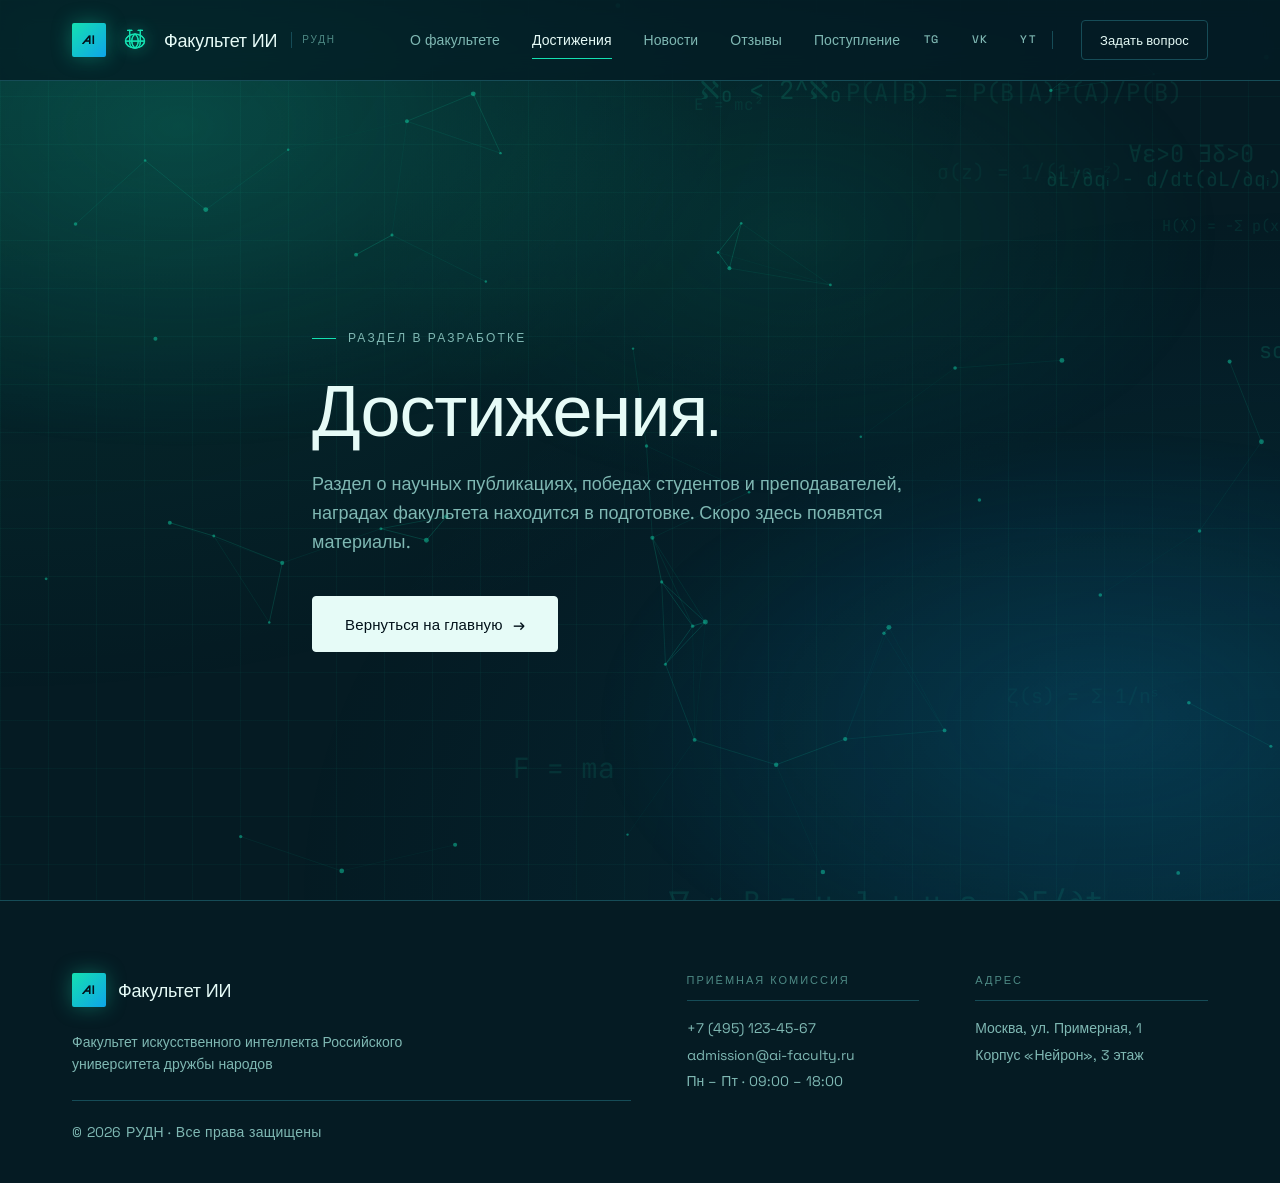
<file: achievements.html>
<!DOCTYPE html>
<html lang="ru">
<head>
  <meta charset="UTF-8">
  <meta name="viewport" content="width=device-width, initial-scale=1.0">
  <title>Достижения — Факультет искусственного интеллекта РУДН</title>
  <link rel="preconnect" href="https://fonts.googleapis.com">
  <link rel="preconnect" href="https://fonts.gstatic.com" crossorigin>
  <link href="https://fonts.googleapis.com/css2?family=Orbitron:wght@400;500;600;700;800&family=Space+Grotesk:wght@300;400;500;600;700&family=JetBrains+Mono:wght@400;500&display=swap" rel="stylesheet">
  <link rel="stylesheet" href="style.css">
</head>
<body data-page="achievements">

  <header class="header" id="header">
    <div class="container header__inner">
      <a href="index.html" class="header__logo" aria-label="Факультет ИИ РУДН — на главную">
        <span class="header__logo-icon">AI</span>
        <img src="assets/rudn-logo.svg" alt="" class="header__logo-mark" aria-hidden="true">
        <span class="header__logo-text">Факультет ИИ</span>
        <span class="header__logo-subtitle">РУДН</span>
      </a>

      <nav class="header__nav" aria-label="Основная навигация">
        <ul class="header__nav-list">
          <li><a href="about.html" class="header__nav-link">О факультете</a></li>
          <li><a href="achievements.html" class="header__nav-link" aria-current="page">Достижения</a></li>
          <li><a href="news.html" class="header__nav-link">Новости</a></li>
          <li><a href="reviews.html" class="header__nav-link">Отзывы</a></li>
          <li><a href="admission.html" class="header__nav-link">Поступление</a></li>
        </ul>
      </nav>

      <div class="header__socials" aria-label="Соцсети">
        <a href="#" class="header__social" aria-label="Telegram">TG</a>
        <a href="#" class="header__social" aria-label="VKontakte">VK</a>
        <a href="#" class="header__social" aria-label="YouTube">YT</a>
      </div>

      <button class="btn btn--outline btn--sm header__cta" onclick="openChat()">Задать вопрос</button>

      <button class="header__burger" id="burger" aria-label="Открыть меню">
        <span></span><span></span><span></span>
      </button>
    </div>
  </header>

  <div class="sidebar-overlay" id="sidebarOverlay"></div>
  <nav class="sidebar" id="sidebar" aria-label="Мобильное меню">
    <button class="sidebar__close" id="sidebarClose" aria-label="Закрыть меню">&times;</button>
    <ul class="sidebar__menu">
      <li><a href="about.html" class="sidebar__link">О факультете</a></li>
      <li><a href="achievements.html" class="sidebar__link" aria-current="page">Достижения</a></li>
      <li><a href="news.html" class="sidebar__link">Новости</a></li>
      <li><a href="reviews.html" class="sidebar__link">Отзывы</a></li>
      <li><a href="admission.html" class="sidebar__link">Поступление</a></li>
    </ul>
    <div class="sidebar__socials" aria-label="Соцсети">
      <a href="#" class="sidebar__social">Telegram</a>
      <a href="#" class="sidebar__social">VK</a>
      <a href="#" class="sidebar__social">YouTube</a>
    </div>
  </nav>

  <section class="section stub-page" data-tile="stub-content">
    <div class="container stub-page__inner">
      <span class="section__eyebrow">Раздел в разработке</span>
      <h1 class="section__title">Достижения.</h1>
      <p class="section__subtitle">
        Раздел о научных публикациях, победах студентов и преподавателей,
        наградах факультета находится в подготовке. Скоро здесь появятся материалы.
      </p>
      <a href="index.html" class="btn btn--primary btn--lg">Вернуться на главную <span class="arrow">→</span></a>
    </div>
  </section>

  <footer class="footer">
    <div class="container footer__inner">
      <div class="footer__col">
        <div class="footer__brand">
          <span class="header__logo-icon">AI</span>
          <span class="header__logo-text">Факультет ИИ</span>
        </div>
        <p class="footer__university">Факультет искусственного интеллекта Российского университета дружбы народов</p>
        <p class="footer__copy">&copy; 2026 РУДН · Все права защищены</p>
      </div>
      <div class="footer__col">
        <h4 class="footer__heading">Приёмная комиссия</h4>
        <p>+7 (495) 123-45-67</p>
        <p>admission@ai-faculty.ru</p>
        <p>Пн – Пт · 09:00 – 18:00</p>
      </div>
      <div class="footer__col">
        <h4 class="footer__heading">Адрес</h4>
        <p>Москва, ул. Примерная, 1</p>
        <p>Корпус «Нейрон», 3 этаж</p>
      </div>
    </div>
  </footer>

  <script src="tile-registry.js"></script>
  <script src="background-effects.js"></script>
  <script src="script.js"></script>
</body>
</html>
</file>
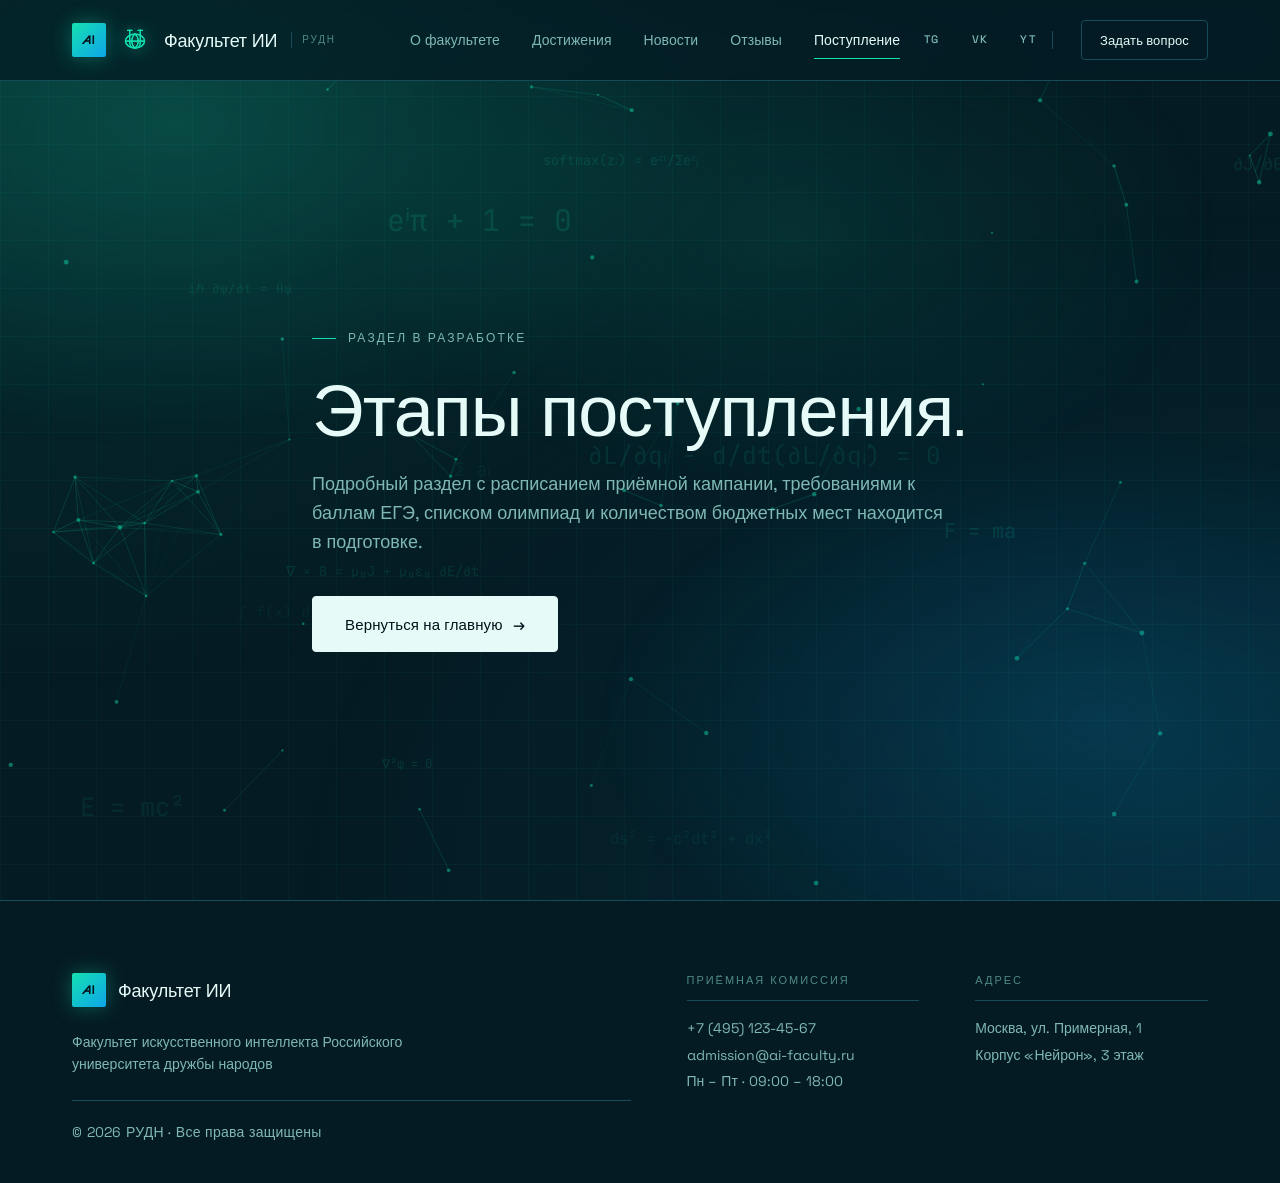
<file: admission.html>
<!DOCTYPE html>
<html lang="ru">
<head>
  <meta charset="UTF-8">
  <meta name="viewport" content="width=device-width, initial-scale=1.0">
  <title>Поступление — Факультет искусственного интеллекта РУДН</title>
  <link rel="preconnect" href="https://fonts.googleapis.com">
  <link rel="preconnect" href="https://fonts.gstatic.com" crossorigin>
  <link href="https://fonts.googleapis.com/css2?family=Orbitron:wght@400;500;600;700;800&family=Space+Grotesk:wght@300;400;500;600;700&family=JetBrains+Mono:wght@400;500&display=swap" rel="stylesheet">
  <link rel="stylesheet" href="style.css">
</head>
<body data-page="admission">

  <header class="header" id="header">
    <div class="container header__inner">
      <a href="index.html" class="header__logo" aria-label="Факультет ИИ РУДН — на главную">
        <span class="header__logo-icon">AI</span>
        <img src="assets/rudn-logo.svg" alt="" class="header__logo-mark" aria-hidden="true">
        <span class="header__logo-text">Факультет ИИ</span>
        <span class="header__logo-subtitle">РУДН</span>
      </a>

      <nav class="header__nav" aria-label="Основная навигация">
        <ul class="header__nav-list">
          <li><a href="about.html" class="header__nav-link">О факультете</a></li>
          <li><a href="achievements.html" class="header__nav-link">Достижения</a></li>
          <li><a href="news.html" class="header__nav-link">Новости</a></li>
          <li><a href="reviews.html" class="header__nav-link">Отзывы</a></li>
          <li><a href="admission.html" class="header__nav-link" aria-current="page">Поступление</a></li>
        </ul>
      </nav>

      <div class="header__socials" aria-label="Соцсети">
        <a href="#" class="header__social" aria-label="Telegram">TG</a>
        <a href="#" class="header__social" aria-label="VKontakte">VK</a>
        <a href="#" class="header__social" aria-label="YouTube">YT</a>
      </div>

      <button class="btn btn--outline btn--sm header__cta" onclick="openChat()">Задать вопрос</button>

      <button class="header__burger" id="burger" aria-label="Открыть меню">
        <span></span><span></span><span></span>
      </button>
    </div>
  </header>

  <div class="sidebar-overlay" id="sidebarOverlay"></div>
  <nav class="sidebar" id="sidebar" aria-label="Мобильное меню">
    <button class="sidebar__close" id="sidebarClose" aria-label="Закрыть меню">&times;</button>
    <ul class="sidebar__menu">
      <li><a href="about.html" class="sidebar__link">О факультете</a></li>
      <li><a href="achievements.html" class="sidebar__link">Достижения</a></li>
      <li><a href="news.html" class="sidebar__link">Новости</a></li>
      <li><a href="reviews.html" class="sidebar__link">Отзывы</a></li>
      <li><a href="admission.html" class="sidebar__link" aria-current="page">Поступление</a></li>
    </ul>
    <div class="sidebar__socials" aria-label="Соцсети">
      <a href="#" class="sidebar__social">Telegram</a>
      <a href="#" class="sidebar__social">VK</a>
      <a href="#" class="sidebar__social">YouTube</a>
    </div>
  </nav>

  <section class="section stub-page" data-tile="stub-content">
    <div class="container stub-page__inner">
      <span class="section__eyebrow">Раздел в разработке</span>
      <h1 class="section__title">Этапы поступления.</h1>
      <p class="section__subtitle">
        Подробный раздел с расписанием приёмной кампании, требованиями к баллам ЕГЭ,
        списком олимпиад и количеством бюджетных мест находится в подготовке.
      </p>
      <a href="index.html" class="btn btn--primary btn--lg">Вернуться на главную <span class="arrow">→</span></a>
    </div>
  </section>

  <footer class="footer">
    <div class="container footer__inner">
      <div class="footer__col">
        <div class="footer__brand">
          <span class="header__logo-icon">AI</span>
          <span class="header__logo-text">Факультет ИИ</span>
        </div>
        <p class="footer__university">Факультет искусственного интеллекта Российского университета дружбы народов</p>
        <p class="footer__copy">&copy; 2026 РУДН · Все права защищены</p>
      </div>
      <div class="footer__col">
        <h4 class="footer__heading">Приёмная комиссия</h4>
        <p>+7 (495) 123-45-67</p>
        <p>admission@ai-faculty.ru</p>
        <p>Пн – Пт · 09:00 – 18:00</p>
      </div>
      <div class="footer__col">
        <h4 class="footer__heading">Адрес</h4>
        <p>Москва, ул. Примерная, 1</p>
        <p>Корпус «Нейрон», 3 этаж</p>
      </div>
    </div>
  </footer>

  <script src="tile-registry.js"></script>
  <script src="background-effects.js"></script>
  <script src="script.js"></script>
</body>
</html>
</file>
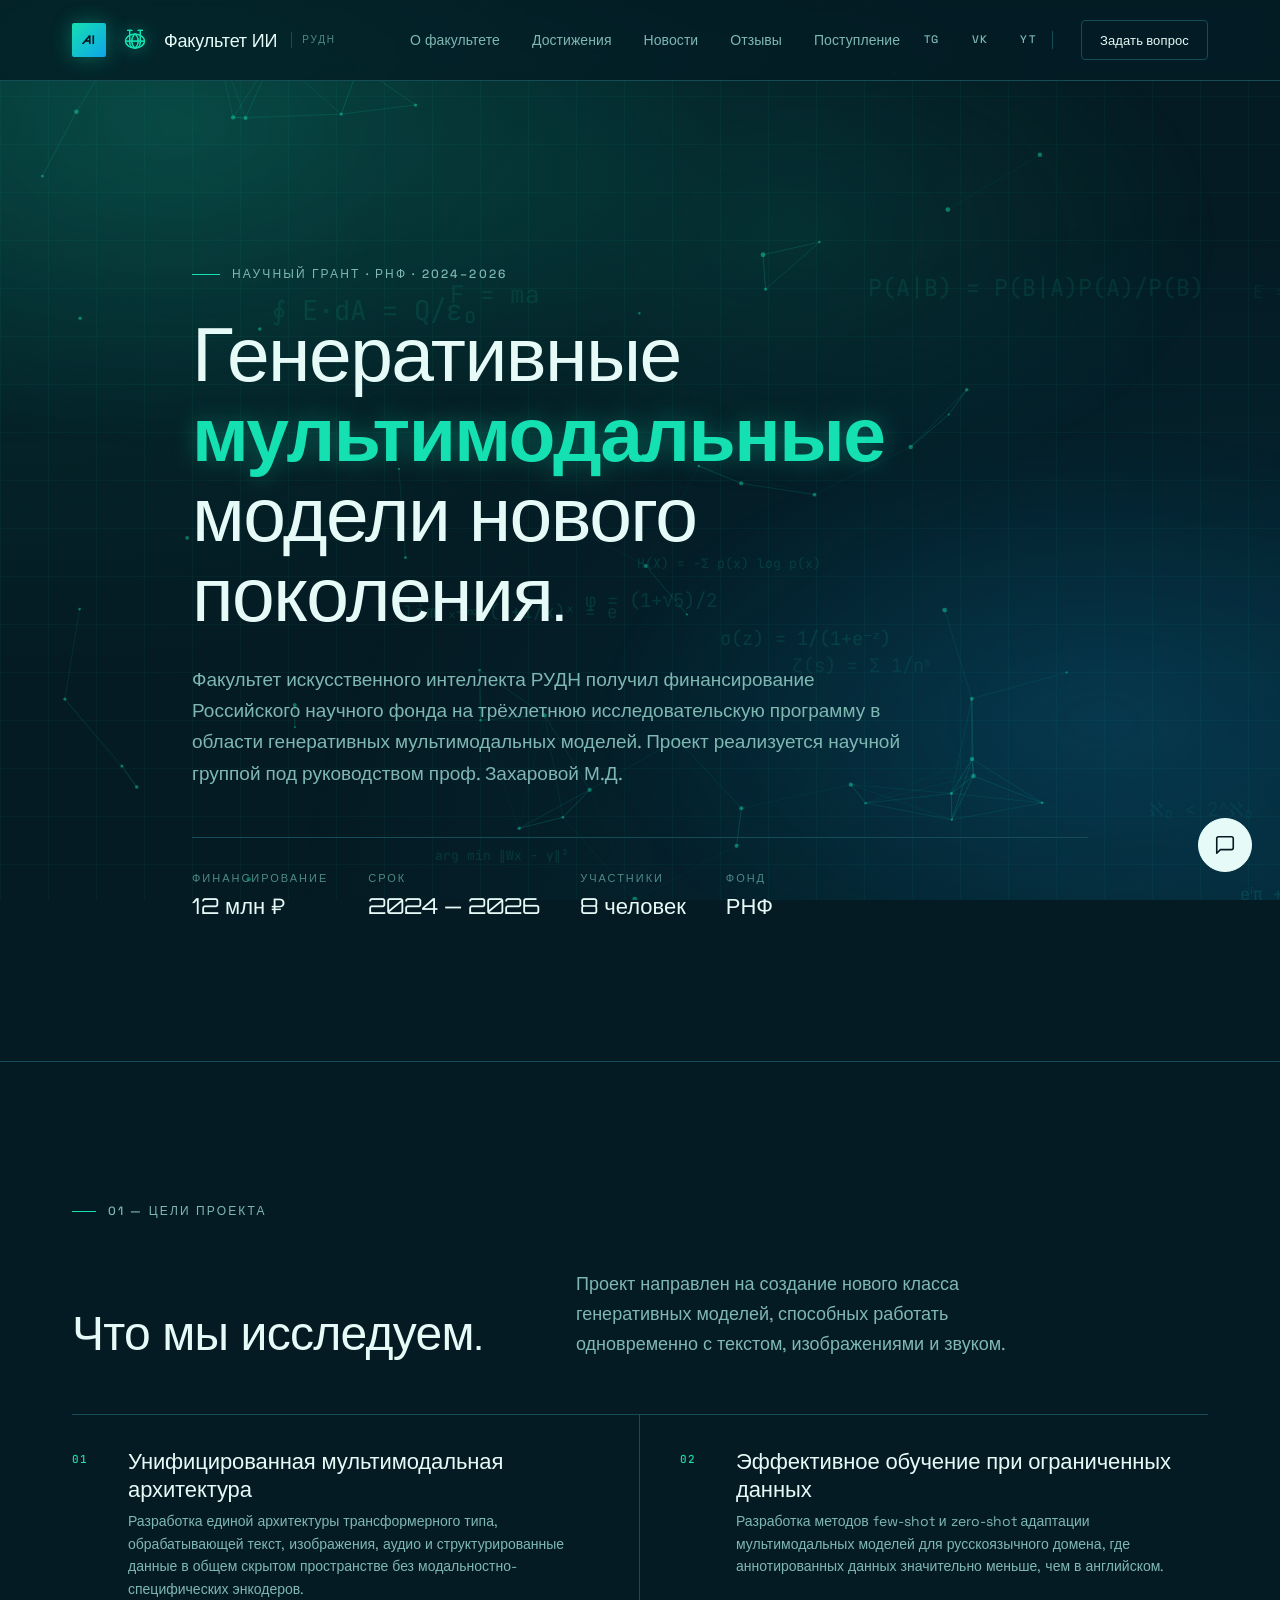
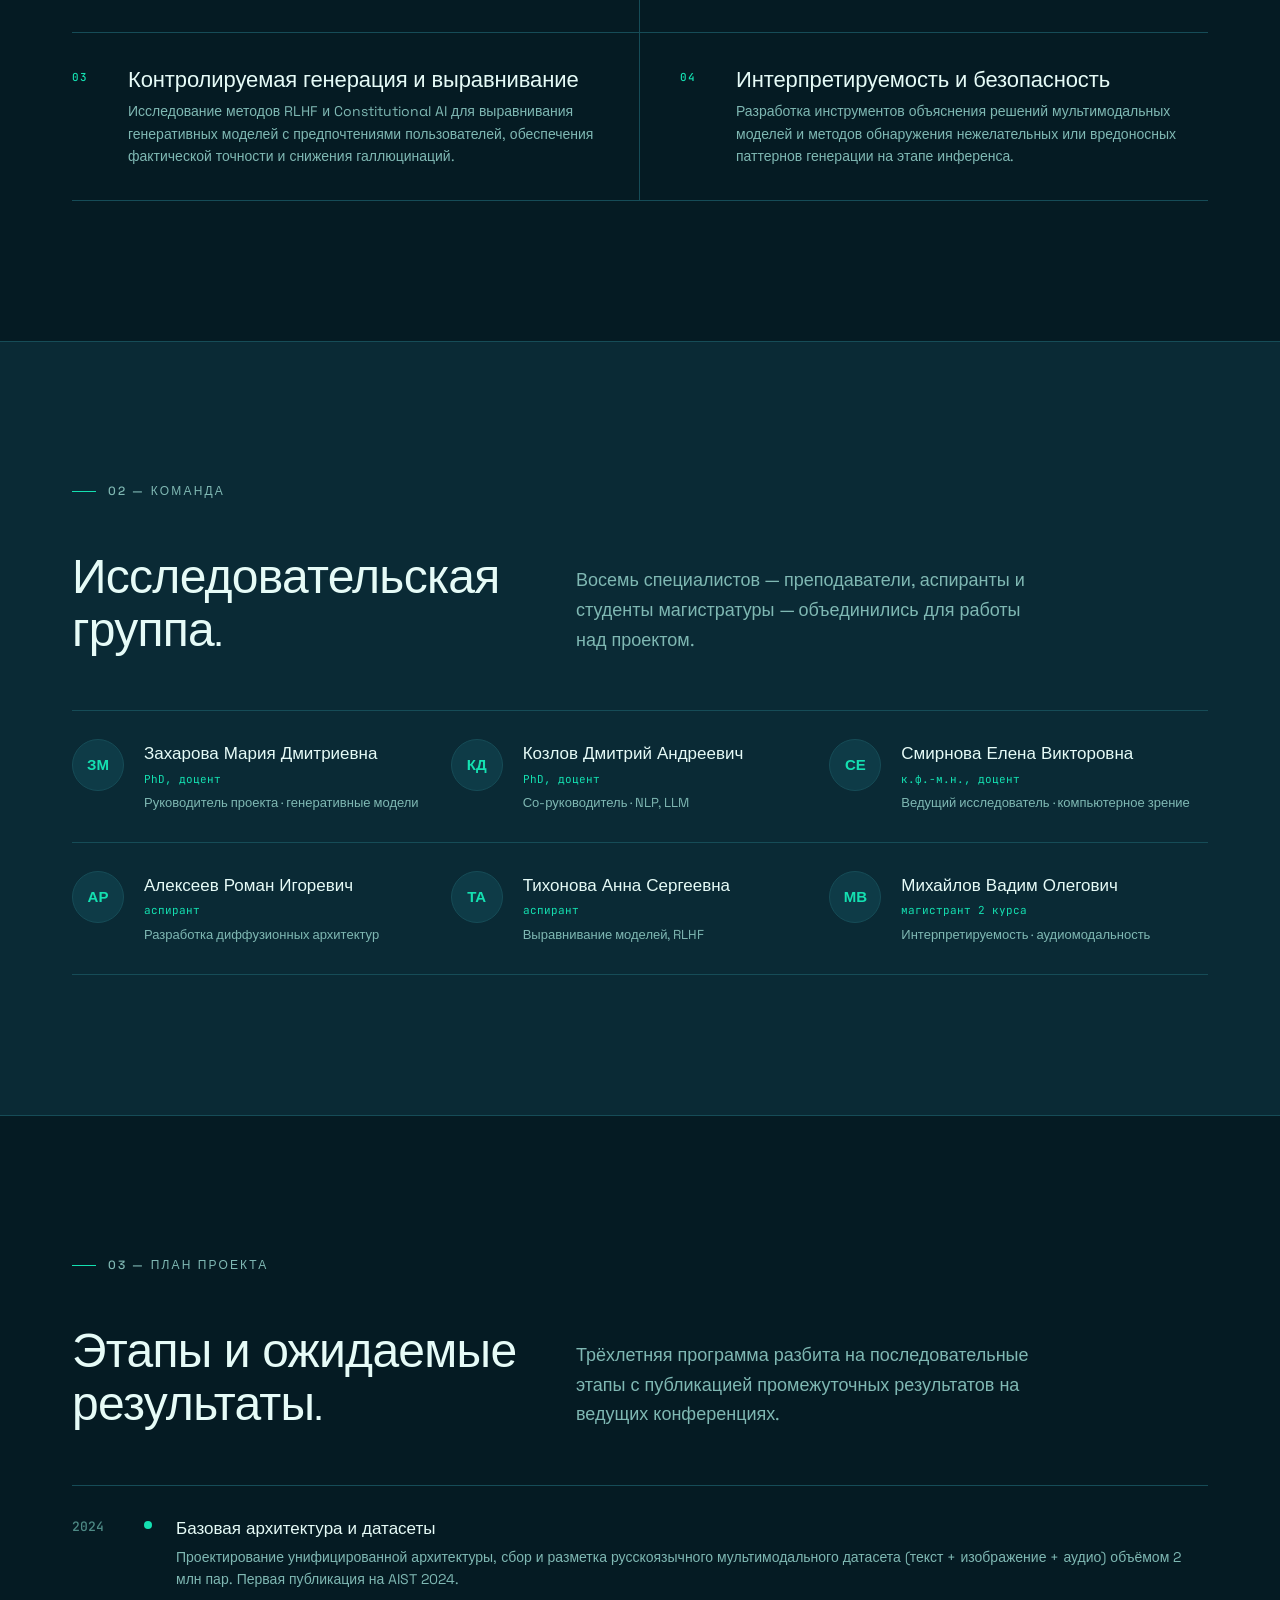
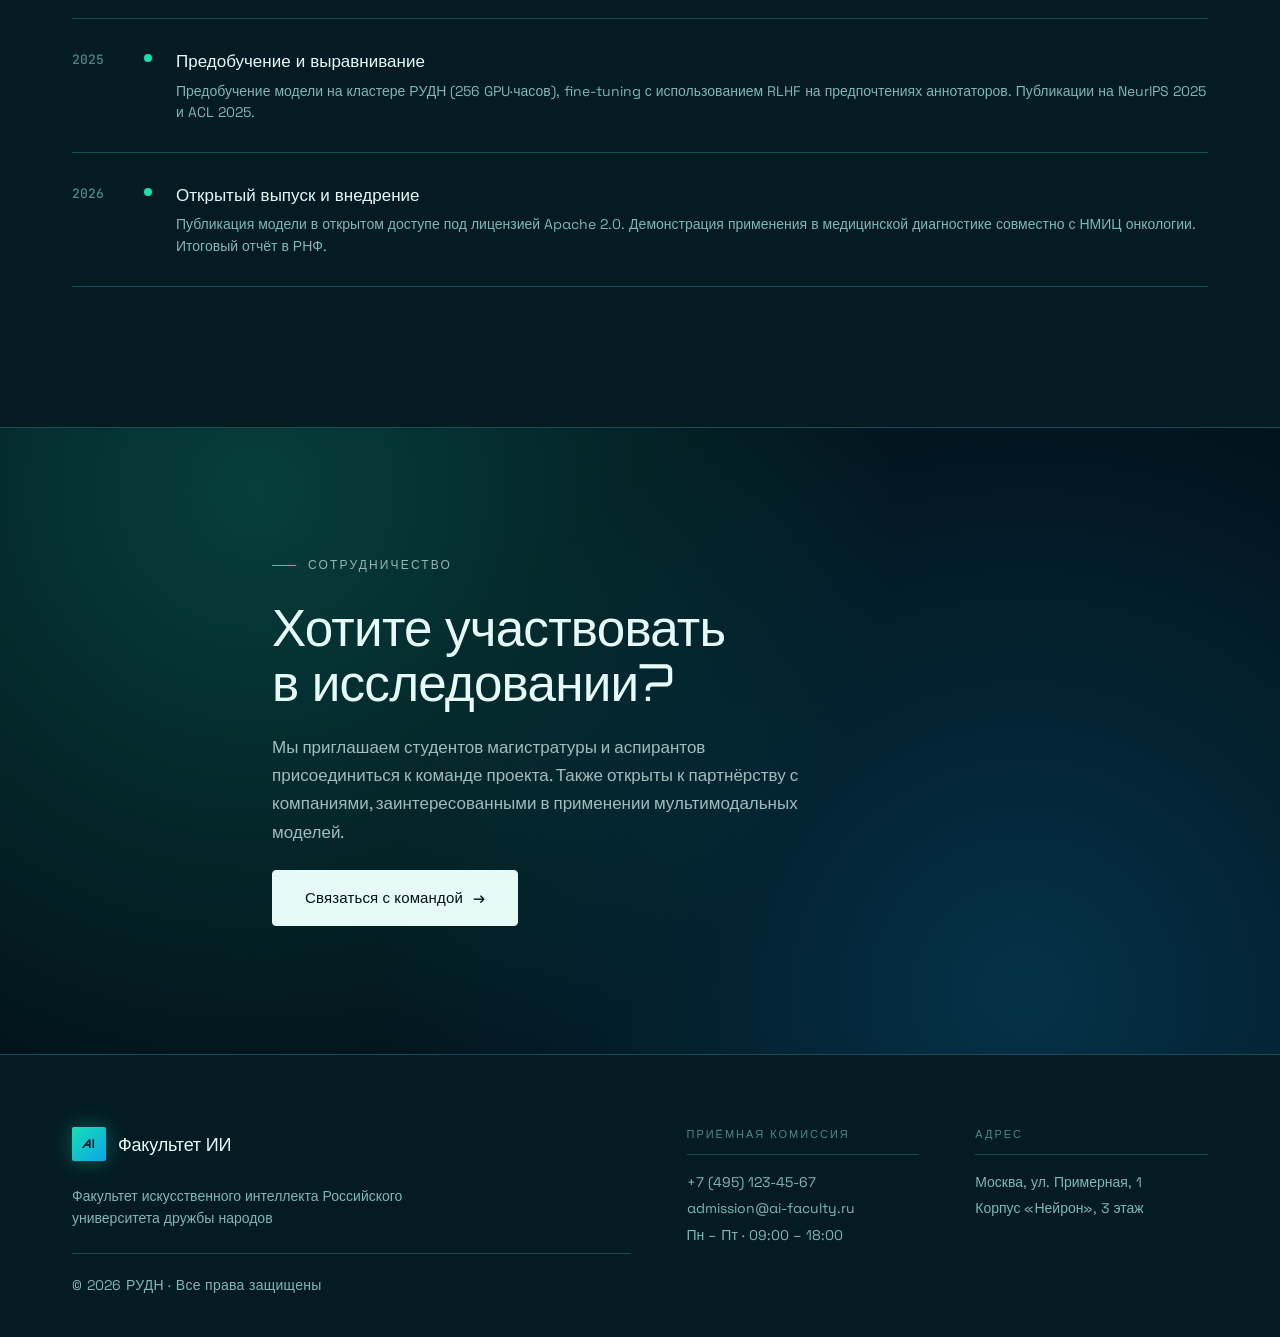
<file: grant.html>
<!DOCTYPE html>
<html lang="ru">
<head>
  <meta charset="UTF-8">
  <meta name="viewport" content="width=device-width, initial-scale=1.0">
  <title>Грант РНФ — Факультет искусственного интеллекта РУДН</title>
  <meta name="description" content="Факультет ИИ РУДН получил грант РНФ на исследование генеративных мультимодальных моделей. Трёхлетняя программа, 12 млн рублей финансирования.">

  <link rel="preconnect" href="https://fonts.googleapis.com">
  <link rel="preconnect" href="https://fonts.gstatic.com" crossorigin>
  <link href="https://fonts.googleapis.com/css2?family=Orbitron:wght@400;500;600;700;800&family=Space+Grotesk:wght@300;400;500;600;700&family=JetBrains+Mono:wght@400;500&display=swap" rel="stylesheet">
  <link rel="stylesheet" href="style.css">

  <style>
    /* ===== GRANT PAGE STYLES ===== */
    .grant-hero {
      padding: 96px 0 80px;
      border-bottom: 1px solid var(--rule);
    }

    .grant-hero__inner {
      max-width: 960px;
    }

    .grant-hero__badge {
      display: inline-flex;
      align-items: center;
      gap: 12px;
      margin-bottom: 28px;
      font-family: var(--font-sans);
      font-size: 12px;
      font-weight: 500;
      letter-spacing: 0.18em;
      text-transform: uppercase;
      color: var(--muted);
    }

    .grant-hero__badge::before {
      content: '';
      width: 28px;
      height: 1px;
      background: var(--accent);
    }

    .grant-hero__title {
      font-family: var(--font-serif);
      font-weight: 400;
      font-size: clamp(36px, 6vw, 78px);
      line-height: 1.04;
      letter-spacing: -0.02em;
      color: var(--ink);
      margin-bottom: 32px;
      text-wrap: balance;
    }

    .grant-hero__title em {
      font-style: normal;
      color: var(--accent);
    }

    .grant-hero__lead {
      font-family: var(--font-sans);
      font-size: clamp(16px, 1.8vw, 19px);
      line-height: 1.65;
      color: var(--muted);
      max-width: 720px;
      margin-bottom: 48px;
    }

    .grant-meta {
      display: flex;
      flex-wrap: wrap;
      gap: 40px;
      padding-top: 32px;
      border-top: 1px solid var(--rule);
    }

    .grant-meta__item {}

    .grant-meta__label {
      display: block;
      font-family: var(--font-sans);
      font-size: 11px;
      font-weight: 500;
      letter-spacing: 0.18em;
      text-transform: uppercase;
      color: var(--muted-2);
      margin-bottom: 6px;
    }

    .grant-meta__value {
      font-family: var(--font-serif);
      font-size: 22px;
      color: var(--ink);
      line-height: 1.1;
    }

    /* ===== SECTIONS ===== */
    .grant-section {
      padding: 80px 0;
      border-bottom: 1px solid var(--rule);
    }

    .grant-section--alt {
      background: var(--surface);
    }

    .grant-section__head {
      display: grid;
      grid-template-columns: 1fr;
      gap: 16px;
      max-width: 960px;
      margin-bottom: 56px;
    }

    .grant-section__eyebrow {
      display: inline-flex;
      align-items: center;
      gap: 12px;
      font-family: var(--font-sans);
      font-size: 12px;
      font-weight: 500;
      letter-spacing: 0.18em;
      text-transform: uppercase;
      color: var(--muted);
    }

    .grant-section__eyebrow::before {
      content: '';
      width: 24px;
      height: 1px;
      background: var(--accent);
    }

    .grant-section__title {
      font-family: var(--font-serif);
      font-weight: 400;
      font-size: clamp(28px, 3.8vw, 48px);
      line-height: 1.1;
      letter-spacing: -0.015em;
      color: var(--ink);
      margin: 0;
      text-wrap: balance;
    }

    .grant-section__intro {
      font-family: var(--font-sans);
      font-size: clamp(15px, 1.6vw, 18px);
      line-height: 1.65;
      color: var(--muted);
      max-width: 640px;
      margin: 0;
    }

    /* ===== GOALS LIST ===== */
    .goals-list {
      list-style: none;
      padding: 0;
      margin: 0;
      display: grid;
      grid-template-columns: 1fr;
      gap: 0;
      border-top: 1px solid var(--rule);
    }

    .goal-item {
      display: flex;
      gap: 24px;
      padding: 32px 0;
      border-bottom: 1px solid var(--rule);
      transition: padding-left var(--t);
    }

    .goal-item:hover {
      padding-left: 8px;
    }

    .goal-item__num {
      font-family: var(--font-mono);
      font-size: 11px;
      font-weight: 500;
      color: var(--accent);
      letter-spacing: 0.1em;
      padding-top: 4px;
      flex-shrink: 0;
      min-width: 32px;
    }

    .goal-item__body {}

    .goal-item__title {
      font-family: var(--font-serif);
      font-weight: 500;
      font-size: clamp(18px, 2vw, 22px);
      line-height: 1.25;
      color: var(--ink);
      margin-bottom: 8px;
    }

    .goal-item__text {
      font-family: var(--font-sans);
      font-size: 14px;
      line-height: 1.6;
      color: var(--muted);
      margin: 0;
      max-width: 600px;
    }

    /* ===== TEAM GRID ===== */
    .team-grid {
      display: grid;
      grid-template-columns: 1fr;
      gap: 0;
      border-top: 1px solid var(--rule);
    }

    .team-member {
      display: flex;
      align-items: flex-start;
      gap: 20px;
      padding: 28px 0;
      border-bottom: 1px solid var(--rule);
    }

    .team-member__avatar {
      width: 52px;
      height: 52px;
      border-radius: 50%;
      background: var(--surface-soft);
      border: 1px solid var(--rule);
      display: inline-flex;
      align-items: center;
      justify-content: center;
      font-family: var(--font-serif);
      font-size: 15px;
      font-weight: 600;
      color: var(--accent);
      flex-shrink: 0;
    }

    .team-member__name {
      font-family: var(--font-serif);
      font-weight: 500;
      font-size: 17px;
      color: var(--ink);
      margin-bottom: 4px;
    }

    .team-member__rank {
      font-family: var(--font-mono);
      font-size: 11px;
      color: var(--accent);
      margin-bottom: 4px;
    }

    .team-member__role {
      font-family: var(--font-sans);
      font-size: 13px;
      color: var(--muted);
      margin: 0;
    }

    /* ===== MILESTONES ===== */
    .milestones {
      display: grid;
      grid-template-columns: 1fr;
      gap: 0;
      border-top: 1px solid var(--rule);
    }

    .milestone {
      display: flex;
      gap: 24px;
      padding: 28px 0;
      border-bottom: 1px solid var(--rule);
      align-items: flex-start;
    }

    .milestone__year {
      font-family: var(--font-mono);
      font-size: 13px;
      font-weight: 500;
      color: var(--muted-2);
      padding-top: 3px;
      flex-shrink: 0;
      min-width: 48px;
    }

    .milestone__dot {
      width: 8px;
      height: 8px;
      border-radius: 50%;
      background: var(--accent);
      flex-shrink: 0;
      margin-top: 7px;
    }

    .milestone__content {}

    .milestone__title {
      font-family: var(--font-serif);
      font-weight: 500;
      font-size: 17px;
      color: var(--ink);
      margin-bottom: 6px;
    }

    .milestone__desc {
      font-family: var(--font-sans);
      font-size: 14px;
      color: var(--muted);
      margin: 0;
      line-height: 1.55;
    }

    /* ===== CTA ===== */
    .grant-cta {
      padding: 96px 0;
      background:
        radial-gradient(circle at 20% 10%, rgba(20, 224, 177, 0.22), transparent 55%),
        radial-gradient(circle at 80% 90%, rgba(14, 165, 233, 0.22), transparent 55%),
        var(--ink-dark);
    }

    .grant-cta__inner {
      max-width: 800px;
      display: grid;
      gap: 24px;
    }

    .grant-cta__eyebrow {
      display: inline-flex;
      align-items: center;
      gap: 12px;
      font-family: var(--font-sans);
      font-size: 12px;
      font-weight: 500;
      letter-spacing: 0.18em;
      text-transform: uppercase;
      color: rgba(230, 251, 247, 0.65);
    }

    .grant-cta__eyebrow::before {
      content: '';
      width: 24px;
      height: 1px;
      background: var(--accent);
    }

    .grant-cta__title {
      font-family: var(--font-serif);
      font-weight: 400;
      font-size: clamp(30px, 4vw, 52px);
      line-height: 1.08;
      letter-spacing: -0.015em;
      color: var(--ink);
      margin: 0;
      text-wrap: balance;
    }

    .grant-cta__text {
      font-family: var(--font-sans);
      font-size: clamp(15px, 1.6vw, 17px);
      line-height: 1.65;
      color: rgba(230, 251, 247, 0.7);
      max-width: 560px;
      margin: 0;
    }

    .grant-cta .btn {
      justify-self: start;
    }

    /* ===== RESPONSIVE ===== */
    @media (min-width: 768px) {
      .grant-hero { padding: 136px 0 112px; }
      .grant-section { padding: 112px 0; }
      .grant-cta { padding: 128px 0; }

      .grant-section__head {
        grid-template-columns: 1fr 1fr;
        gap: 48px;
        align-items: end;
      }
      .grant-section__head > .grant-section__eyebrow,
      .grant-section__head > .grant-section__title { grid-column: 1 / 2; }
      .grant-section__head > .grant-section__intro {
        grid-column: 2 / 3;
        align-self: end;
      }

      .team-grid {
        grid-template-columns: 1fr 1fr;
      }
      .team-member + .team-member {
        border-left: 0;
      }
    }

    @media (min-width: 1024px) {
      .grant-hero { padding: 176px 0 140px; }
      .grant-section { padding: 140px 0; }

      .goals-list {
        grid-template-columns: 1fr 1fr;
        gap: 0;
      }
      .goals-list .goal-item {
        border-right: 1px solid var(--rule);
        padding-right: 40px;
      }
      .goals-list .goal-item:nth-child(2n) {
        border-right: none;
        padding-right: 0;
        padding-left: 40px;
      }
      .goals-list .goal-item:nth-child(2n):hover {
        padding-left: 48px;
      }

      .team-grid {
        grid-template-columns: repeat(3, 1fr);
      }
    }
  </style>
</head>

<body data-page="grant">

  <!-- ===== HEADER ===== -->
  <header class="header" id="header">
    <div class="container header__inner">
      <a href="index.html" class="header__logo" aria-label="Факультет ИИ РУДН — на главную">
        <span class="header__logo-icon">AI</span>
        <img src="assets/rudn-logo.svg" alt="" class="header__logo-mark" aria-hidden="true">
        <span class="header__logo-text">Факультет ИИ</span>
        <span class="header__logo-subtitle">РУДН</span>
      </a>

      <nav class="header__nav" aria-label="Основная навигация">
        <ul class="header__nav-list">
          <li><a href="about.html" class="header__nav-link">О факультете</a></li>
          <li><a href="achievements.html" class="header__nav-link">Достижения</a></li>
          <li><a href="news.html" class="header__nav-link">Новости</a></li>
          <li><a href="reviews.html" class="header__nav-link">Отзывы</a></li>
          <li><a href="admission.html" class="header__nav-link">Поступление</a></li>
        </ul>
      </nav>

      <div class="header__socials" aria-label="Соцсети">
        <a href="#" class="header__social" aria-label="Telegram">TG</a>
        <a href="#" class="header__social" aria-label="VKontakte">VK</a>
        <a href="#" class="header__social" aria-label="YouTube">YT</a>
      </div>

      <button class="btn btn--outline btn--sm header__cta" onclick="openChat()">Задать вопрос</button>

      <button class="header__burger" id="burger" aria-label="Открыть меню">
        <span></span><span></span><span></span>
      </button>
    </div>
  </header>

  <!-- ===== SIDEBAR ===== -->
  <div class="sidebar-overlay" id="sidebarOverlay"></div>
  <nav class="sidebar" id="sidebar" aria-label="Мобильное меню">
    <button class="sidebar__close" id="sidebarClose" aria-label="Закрыть меню">&times;</button>
    <ul class="sidebar__menu">
      <li><a href="about.html" class="sidebar__link">О факультете</a></li>
      <li><a href="achievements.html" class="sidebar__link">Достижения</a></li>
      <li><a href="news.html" class="sidebar__link">Новости</a></li>
      <li><a href="reviews.html" class="sidebar__link">Отзывы</a></li>
      <li><a href="admission.html" class="sidebar__link">Поступление</a></li>
    </ul>
    <div class="sidebar__socials" aria-label="Соцсети">
      <a href="#" class="sidebar__social">Telegram</a>
      <a href="#" class="sidebar__social">VK</a>
      <a href="#" class="sidebar__social">YouTube</a>
    </div>
  </nav>

  <main>

    <!-- ===== HERO ===== -->
    <section class="grant-hero" data-tile="grant-hero">
      <div class="container grant-hero__inner">
        <span class="grant-hero__badge">Научный грант · РНФ · 2024–2026</span>

        <h1 class="grant-hero__title">
          Генеративные <em>мультимодальные</em><br>модели нового поколения.
        </h1>

        <p class="grant-hero__lead">
          Факультет искусственного интеллекта РУДН получил финансирование Российского
          научного фонда на трёхлетнюю исследовательскую программу в области генеративных
          мультимодальных моделей. Проект реализуется научной группой под руководством
          проф. Захаровой М.Д.
        </p>

        <div class="grant-meta">
          <div class="grant-meta__item">
            <span class="grant-meta__label">Финансирование</span>
            <span class="grant-meta__value">12 млн ₽</span>
          </div>
          <div class="grant-meta__item">
            <span class="grant-meta__label">Срок</span>
            <span class="grant-meta__value">2024 — 2026</span>
          </div>
          <div class="grant-meta__item">
            <span class="grant-meta__label">Участники</span>
            <span class="grant-meta__value">8 человек</span>
          </div>
          <div class="grant-meta__item">
            <span class="grant-meta__label">Фонд</span>
            <span class="grant-meta__value">РНФ</span>
          </div>
        </div>
      </div>
    </section>

    <!-- ===== ЦЕЛИ ===== -->
    <section class="grant-section" data-tile="grant-goals-section">
      <div class="container">
        <header class="grant-section__head">
          <span class="grant-section__eyebrow">01 — Цели проекта</span>
          <h2 class="grant-section__title">Что мы исследуем.</h2>
          <p class="grant-section__intro">
            Проект направлен на создание нового класса генеративных моделей,
            способных работать одновременно с текстом, изображениями и звуком.
          </p>
        </header>

        <ul class="goals-list">
          <li class="goal-item" data-tile="grant-goal-1">
            <span class="goal-item__num">01</span>
            <div class="goal-item__body">
              <h3 class="goal-item__title">Унифицированная мультимодальная архитектура</h3>
              <p class="goal-item__text">
                Разработка единой архитектуры трансформерного типа, обрабатывающей текст,
                изображения, аудио и структурированные данные в общем скрытом пространстве
                без модальностно-специфических энкодеров.
              </p>
            </div>
          </li>

          <li class="goal-item" data-tile="grant-goal-2">
            <span class="goal-item__num">02</span>
            <div class="goal-item__body">
              <h3 class="goal-item__title">Эффективное обучение при ограниченных данных</h3>
              <p class="goal-item__text">
                Разработка методов few-shot и zero-shot адаптации мультимодальных моделей
                для русскоязычного домена, где аннотированных данных значительно меньше, чем
                в английском.
              </p>
            </div>
          </li>

          <li class="goal-item" data-tile="grant-goal-3">
            <span class="goal-item__num">03</span>
            <div class="goal-item__body">
              <h3 class="goal-item__title">Контролируемая генерация и выравнивание</h3>
              <p class="goal-item__text">
                Исследование методов RLHF и Constitutional AI для выравнивания генеративных
                моделей с предпочтениями пользователей, обеспечения фактической точности
                и снижения галлюцинаций.
              </p>
            </div>
          </li>

          <li class="goal-item" data-tile="grant-goal-4">
            <span class="goal-item__num">04</span>
            <div class="goal-item__body">
              <h3 class="goal-item__title">Интерпретируемость и безопасность</h3>
              <p class="goal-item__text">
                Разработка инструментов объяснения решений мультимодальных моделей
                и методов обнаружения нежелательных или вредоносных паттернов генерации
                на этапе инференса.
              </p>
            </div>
          </li>
        </ul>
      </div>
    </section>

    <!-- ===== КОМАНДА ===== -->
    <section class="grant-section grant-section--alt" data-tile="grant-team-section">
      <div class="container">
        <header class="grant-section__head">
          <span class="grant-section__eyebrow">02 — Команда</span>
          <h2 class="grant-section__title">Исследовательская группа.</h2>
          <p class="grant-section__intro">
            Восемь специалистов — преподаватели, аспиранты и студенты магистратуры —
            объединились для работы над проектом.
          </p>
        </header>

        <div class="team-grid">
          <div class="team-member">
            <div class="team-member__avatar">ЗМ</div>
            <div>
              <div class="team-member__name">Захарова Мария Дмитриевна</div>
              <div class="team-member__rank">PhD, доцент</div>
              <p class="team-member__role">Руководитель проекта · генеративные модели</p>
            </div>
          </div>

          <div class="team-member">
            <div class="team-member__avatar">КД</div>
            <div>
              <div class="team-member__name">Козлов Дмитрий Андреевич</div>
              <div class="team-member__rank">PhD, доцент</div>
              <p class="team-member__role">Со-руководитель · NLP, LLM</p>
            </div>
          </div>

          <div class="team-member">
            <div class="team-member__avatar">СЕ</div>
            <div>
              <div class="team-member__name">Смирнова Елена Викторовна</div>
              <div class="team-member__rank">к.ф.-м.н., доцент</div>
              <p class="team-member__role">Ведущий исследователь · компьютерное зрение</p>
            </div>
          </div>

          <div class="team-member">
            <div class="team-member__avatar">АР</div>
            <div>
              <div class="team-member__name">Алексеев Роман Игоревич</div>
              <div class="team-member__rank">аспирант</div>
              <p class="team-member__role">Разработка диффузионных архитектур</p>
            </div>
          </div>

          <div class="team-member">
            <div class="team-member__avatar">ТА</div>
            <div>
              <div class="team-member__name">Тихонова Анна Сергеевна</div>
              <div class="team-member__rank">аспирант</div>
              <p class="team-member__role">Выравнивание моделей, RLHF</p>
            </div>
          </div>

          <div class="team-member">
            <div class="team-member__avatar">МВ</div>
            <div>
              <div class="team-member__name">Михайлов Вадим Олегович</div>
              <div class="team-member__rank">магистрант 2 курса</div>
              <p class="team-member__role">Интерпретируемость · аудиомодальность</p>
            </div>
          </div>
        </div>
      </div>
    </section>

    <!-- ===== ПЛАН И РЕЗУЛЬТАТЫ ===== -->
    <section class="grant-section" data-tile="grant-milestones-section">
      <div class="container">
        <header class="grant-section__head">
          <span class="grant-section__eyebrow">03 — План проекта</span>
          <h2 class="grant-section__title">Этапы и ожидаемые результаты.</h2>
          <p class="grant-section__intro">
            Трёхлетняя программа разбита на последовательные этапы с публикацией
            промежуточных результатов на ведущих конференциях.
          </p>
        </header>

        <div class="milestones">
          <div class="milestone" data-tile="grant-milestone-1">
            <span class="milestone__year">2024</span>
            <div class="milestone__dot"></div>
            <div class="milestone__content">
              <div class="milestone__title">Базовая архитектура и датасеты</div>
              <p class="milestone__desc">
                Проектирование унифицированной архитектуры, сбор и разметка русскоязычного
                мультимодального датасета (текст + изображение + аудио) объёмом 2 млн пар.
                Первая публикация на AIST 2024.
              </p>
            </div>
          </div>

          <div class="milestone" data-tile="grant-milestone-2">
            <span class="milestone__year">2025</span>
            <div class="milestone__dot"></div>
            <div class="milestone__content">
              <div class="milestone__title">Предобучение и выравнивание</div>
              <p class="milestone__desc">
                Предобучение модели на кластере РУДН (256 GPU·часов), fine-tuning
                с использованием RLHF на предпочтениях аннотаторов. Публикации на
                NeurIPS 2025 и ACL 2025.
              </p>
            </div>
          </div>

          <div class="milestone" data-tile="grant-milestone-3">
            <span class="milestone__year">2026</span>
            <div class="milestone__dot"></div>
            <div class="milestone__content">
              <div class="milestone__title">Открытый выпуск и внедрение</div>
              <p class="milestone__desc">
                Публикация модели в открытом доступе под лицензией Apache 2.0.
                Демонстрация применения в медицинской диагностике совместно с НМИЦ онкологии.
                Итоговый отчёт в РНФ.
              </p>
            </div>
          </div>
        </div>
      </div>
    </section>

    <!-- ===== CTA ===== -->
    <section class="grant-cta" data-tile="grant-cta">
      <div class="container grant-cta__inner">
        <span class="grant-cta__eyebrow">Сотрудничество</span>
        <h2 class="grant-cta__title">Хотите участвовать в исследовании?</h2>
        <p class="grant-cta__text">
          Мы приглашаем студентов магистратуры и аспирантов присоединиться к команде
          проекта. Также открыты к партнёрству с компаниями, заинтересованными
          в применении мультимодальных моделей.
        </p>
        <a href="#" class="btn btn--white btn--lg" onclick="openChat(); return false;">
          Связаться с командой <span class="arrow">→</span>
        </a>
      </div>
    </section>

  </main>

  <!-- ===== FOOTER ===== -->
  <footer class="footer">
    <div class="container footer__inner">
      <div class="footer__col">
        <div class="footer__brand">
          <span class="header__logo-icon">AI</span>
          <span class="header__logo-text">Факультет ИИ</span>
        </div>
        <p class="footer__university">
          Факультет искусственного интеллекта Российского университета дружбы народов
        </p>
        <p class="footer__copy">&copy; 2026 РУДН · Все права защищены</p>
      </div>

      <div class="footer__col">
        <h4 class="footer__heading">Приёмная комиссия</h4>
        <p>+7 (495) 123-45-67</p>
        <p>admission@ai-faculty.ru</p>
        <p>Пн – Пт · 09:00 – 18:00</p>
      </div>

      <div class="footer__col">
        <h4 class="footer__heading">Адрес</h4>
        <p>Москва, ул. Примерная, 1</p>
        <p>Корпус «Нейрон», 3 этаж</p>
      </div>

    </div>
  </footer>

  <!-- ===== CHAT WIDGET ===== -->
  <div class="chat-widget" id="chatWidget">
    <button class="chat-widget__toggle" id="chatToggle" aria-label="Открыть чат с ИИ-помощником">
      <svg class="chat-widget__icon" viewBox="0 0 24 24" fill="none" stroke="currentColor" stroke-width="1.75" stroke-linecap="round" stroke-linejoin="round">
        <path d="M21 15a2 2 0 0 1-2 2H7l-4 4V5a2 2 0 0 1 2-2h14a2 2 0 0 1 2 2z"/>
      </svg>
      <svg class="chat-widget__close-icon" viewBox="0 0 24 24" fill="none" stroke="currentColor" stroke-width="1.75" stroke-linecap="round" stroke-linejoin="round">
        <line x1="18" y1="6" x2="6" y2="18"/><line x1="6" y1="6" x2="18" y2="18"/>
      </svg>
    </button>

    <div class="chat-widget__window" id="chatWindow">
      <div class="chat-widget__header">
        <div class="chat-widget__status"></div>
        <span>Алиса — ИИ-помощник факультета</span>
        <button class="chat-widget__close-btn" onclick="closeChat()" aria-label="Закрыть чат">&times;</button>
      </div>
      <div class="chat-widget__messages" id="chatMessages">
        <div class="chat-widget__msg chat-widget__msg--bot">
          Здравствуйте. Я Алиса, виртуальный помощник факультета ИИ.
          Задайте вопрос о поступлении, программах или научной жизни.
        </div>
      </div>
      <div class="chat-widget__input-area">
        <input type="text" id="chatInput" class="chat-widget__input" placeholder="Напишите сообщение…">
        <button class="chat-widget__send" id="chatSend" aria-label="Отправить">
          <svg viewBox="0 0 24 24" fill="currentColor" width="20" height="20">
            <path d="M2.01 21L23 12 2.01 3 2 10l15 2-15 2z"/>
          </svg>
        </button>
      </div>
    </div>
  </div>

  <script src="tile-registry.js"></script>
  <script src="background-effects.js"></script>
  <script src="script.js"></script>
</body>
</html>
</file>
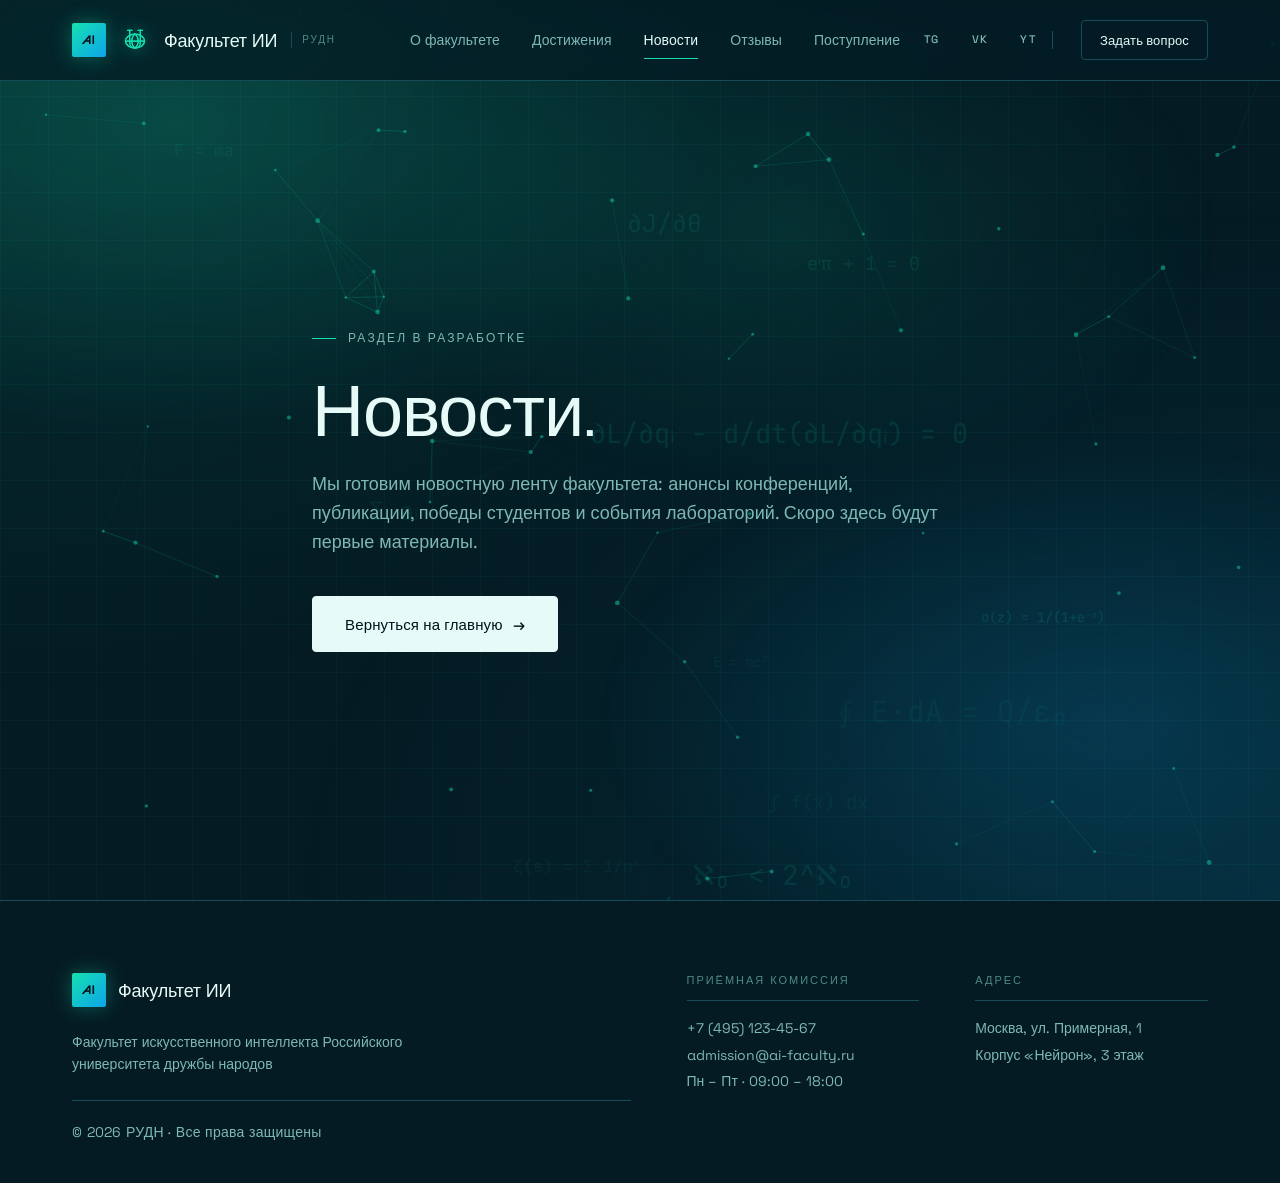
<file: news.html>
<!DOCTYPE html>
<html lang="ru">
<head>
  <meta charset="UTF-8">
  <meta name="viewport" content="width=device-width, initial-scale=1.0">
  <title>Новости — Факультет искусственного интеллекта РУДН</title>
  <link rel="preconnect" href="https://fonts.googleapis.com">
  <link rel="preconnect" href="https://fonts.gstatic.com" crossorigin>
  <link href="https://fonts.googleapis.com/css2?family=Orbitron:wght@400;500;600;700;800&family=Space+Grotesk:wght@300;400;500;600;700&family=JetBrains+Mono:wght@400;500&display=swap" rel="stylesheet">
  <link rel="stylesheet" href="style.css">
</head>
<body data-page="news">

  <header class="header" id="header">
    <div class="container header__inner">
      <a href="index.html" class="header__logo" aria-label="Факультет ИИ РУДН — на главную">
        <span class="header__logo-icon">AI</span>
        <img src="assets/rudn-logo.svg" alt="" class="header__logo-mark" aria-hidden="true">
        <span class="header__logo-text">Факультет ИИ</span>
        <span class="header__logo-subtitle">РУДН</span>
      </a>

      <nav class="header__nav" aria-label="Основная навигация">
        <ul class="header__nav-list">
          <li><a href="about.html" class="header__nav-link">О факультете</a></li>
          <li><a href="achievements.html" class="header__nav-link">Достижения</a></li>
          <li><a href="news.html" class="header__nav-link" aria-current="page">Новости</a></li>
          <li><a href="reviews.html" class="header__nav-link">Отзывы</a></li>
          <li><a href="admission.html" class="header__nav-link">Поступление</a></li>
        </ul>
      </nav>

      <div class="header__socials" aria-label="Соцсети">
        <a href="#" class="header__social" aria-label="Telegram">TG</a>
        <a href="#" class="header__social" aria-label="VKontakte">VK</a>
        <a href="#" class="header__social" aria-label="YouTube">YT</a>
      </div>

      <button class="btn btn--outline btn--sm header__cta" onclick="openChat()">Задать вопрос</button>

      <button class="header__burger" id="burger" aria-label="Открыть меню">
        <span></span><span></span><span></span>
      </button>
    </div>
  </header>

  <div class="sidebar-overlay" id="sidebarOverlay"></div>
  <nav class="sidebar" id="sidebar" aria-label="Мобильное меню">
    <button class="sidebar__close" id="sidebarClose" aria-label="Закрыть меню">&times;</button>
    <ul class="sidebar__menu">
      <li><a href="about.html" class="sidebar__link">О факультете</a></li>
      <li><a href="achievements.html" class="sidebar__link">Достижения</a></li>
      <li><a href="news.html" class="sidebar__link" aria-current="page">Новости</a></li>
      <li><a href="reviews.html" class="sidebar__link">Отзывы</a></li>
      <li><a href="admission.html" class="sidebar__link">Поступление</a></li>
    </ul>
    <div class="sidebar__socials" aria-label="Соцсети">
      <a href="#" class="sidebar__social">Telegram</a>
      <a href="#" class="sidebar__social">VK</a>
      <a href="#" class="sidebar__social">YouTube</a>
    </div>
  </nav>

  <section class="section stub-page" data-tile="stub-content">
    <div class="container stub-page__inner">
      <span class="section__eyebrow">Раздел в разработке</span>
      <h1 class="section__title">Новости.</h1>
      <p class="section__subtitle">
        Мы готовим новостную ленту факультета: анонсы конференций, публикации,
        победы студентов и события лабораторий. Скоро здесь будут первые материалы.
      </p>
      <a href="index.html" class="btn btn--primary btn--lg">Вернуться на главную <span class="arrow">→</span></a>
    </div>
  </section>

  <footer class="footer">
    <div class="container footer__inner">
      <div class="footer__col">
        <div class="footer__brand">
          <span class="header__logo-icon">AI</span>
          <span class="header__logo-text">Факультет ИИ</span>
        </div>
        <p class="footer__university">Факультет искусственного интеллекта Российского университета дружбы народов</p>
        <p class="footer__copy">&copy; 2026 РУДН · Все права защищены</p>
      </div>
      <div class="footer__col">
        <h4 class="footer__heading">Приёмная комиссия</h4>
        <p>+7 (495) 123-45-67</p>
        <p>admission@ai-faculty.ru</p>
        <p>Пн – Пт · 09:00 – 18:00</p>
      </div>
      <div class="footer__col">
        <h4 class="footer__heading">Адрес</h4>
        <p>Москва, ул. Примерная, 1</p>
        <p>Корпус «Нейрон», 3 этаж</p>
      </div>
    </div>
  </footer>

  <script src="tile-registry.js"></script>
  <script src="background-effects.js"></script>
  <script src="script.js"></script>
</body>
</html>
</file>
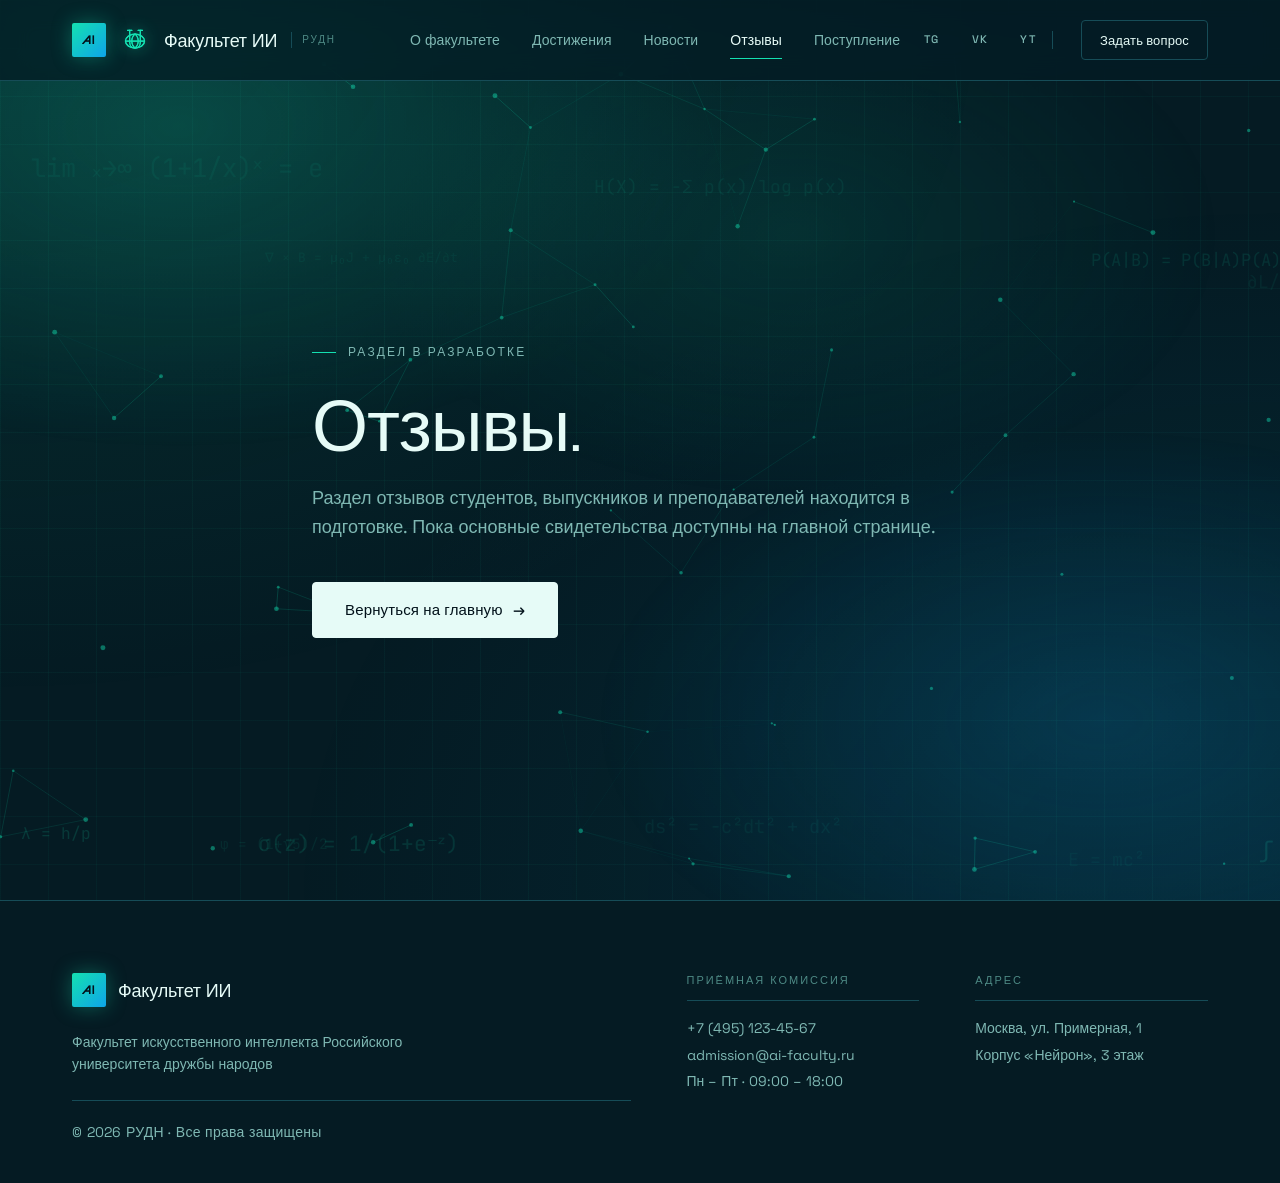
<file: reviews.html>
<!DOCTYPE html>
<html lang="ru">
<head>
  <meta charset="UTF-8">
  <meta name="viewport" content="width=device-width, initial-scale=1.0">
  <title>Отзывы — Факультет искусственного интеллекта РУДН</title>
  <link rel="preconnect" href="https://fonts.googleapis.com">
  <link rel="preconnect" href="https://fonts.gstatic.com" crossorigin>
  <link href="https://fonts.googleapis.com/css2?family=Orbitron:wght@400;500;600;700;800&family=Space+Grotesk:wght@300;400;500;600;700&family=JetBrains+Mono:wght@400;500&display=swap" rel="stylesheet">
  <link rel="stylesheet" href="style.css">
</head>
<body data-page="reviews">

  <header class="header" id="header">
    <div class="container header__inner">
      <a href="index.html" class="header__logo" aria-label="Факультет ИИ РУДН — на главную">
        <span class="header__logo-icon">AI</span>
        <img src="assets/rudn-logo.svg" alt="" class="header__logo-mark" aria-hidden="true">
        <span class="header__logo-text">Факультет ИИ</span>
        <span class="header__logo-subtitle">РУДН</span>
      </a>

      <nav class="header__nav" aria-label="Основная навигация">
        <ul class="header__nav-list">
          <li><a href="about.html" class="header__nav-link">О факультете</a></li>
          <li><a href="achievements.html" class="header__nav-link">Достижения</a></li>
          <li><a href="news.html" class="header__nav-link">Новости</a></li>
          <li><a href="reviews.html" class="header__nav-link" aria-current="page">Отзывы</a></li>
          <li><a href="admission.html" class="header__nav-link">Поступление</a></li>
        </ul>
      </nav>

      <div class="header__socials" aria-label="Соцсети">
        <a href="#" class="header__social" aria-label="Telegram">TG</a>
        <a href="#" class="header__social" aria-label="VKontakte">VK</a>
        <a href="#" class="header__social" aria-label="YouTube">YT</a>
      </div>

      <button class="btn btn--outline btn--sm header__cta" onclick="openChat()">Задать вопрос</button>

      <button class="header__burger" id="burger" aria-label="Открыть меню">
        <span></span><span></span><span></span>
      </button>
    </div>
  </header>

  <div class="sidebar-overlay" id="sidebarOverlay"></div>
  <nav class="sidebar" id="sidebar" aria-label="Мобильное меню">
    <button class="sidebar__close" id="sidebarClose" aria-label="Закрыть меню">&times;</button>
    <ul class="sidebar__menu">
      <li><a href="about.html" class="sidebar__link">О факультете</a></li>
      <li><a href="achievements.html" class="sidebar__link">Достижения</a></li>
      <li><a href="news.html" class="sidebar__link">Новости</a></li>
      <li><a href="reviews.html" class="sidebar__link" aria-current="page">Отзывы</a></li>
      <li><a href="admission.html" class="sidebar__link">Поступление</a></li>
    </ul>
    <div class="sidebar__socials" aria-label="Соцсети">
      <a href="#" class="sidebar__social">Telegram</a>
      <a href="#" class="sidebar__social">VK</a>
      <a href="#" class="sidebar__social">YouTube</a>
    </div>
  </nav>

  <section class="section stub-page" data-tile="stub-content">
    <div class="container stub-page__inner">
      <span class="section__eyebrow">Раздел в разработке</span>
      <h1 class="section__title">Отзывы.</h1>
      <p class="section__subtitle">
        Раздел отзывов студентов, выпускников и преподавателей находится в подготовке.
        Пока основные свидетельства доступны на главной странице.
      </p>
      <a href="index.html" class="btn btn--primary btn--lg">Вернуться на главную <span class="arrow">→</span></a>
    </div>
  </section>

  <footer class="footer">
    <div class="container footer__inner">
      <div class="footer__col">
        <div class="footer__brand">
          <span class="header__logo-icon">AI</span>
          <span class="header__logo-text">Факультет ИИ</span>
        </div>
        <p class="footer__university">Факультет искусственного интеллекта Российского университета дружбы народов</p>
        <p class="footer__copy">&copy; 2026 РУДН · Все права защищены</p>
      </div>
      <div class="footer__col">
        <h4 class="footer__heading">Приёмная комиссия</h4>
        <p>+7 (495) 123-45-67</p>
        <p>admission@ai-faculty.ru</p>
        <p>Пн – Пт · 09:00 – 18:00</p>
      </div>
      <div class="footer__col">
        <h4 class="footer__heading">Адрес</h4>
        <p>Москва, ул. Примерная, 1</p>
        <p>Корпус «Нейрон», 3 этаж</p>
      </div>
    </div>
  </footer>

  <script src="tile-registry.js"></script>
  <script src="background-effects.js"></script>
  <script src="script.js"></script>
</body>
</html>
</file>
<file: style.css>
/* =====================================================================
   FACULTY OF AI — RUDN
   AI Tech Theme · Blue-Green
   ---------------------------------------------------------------------
   Подход: mobile-first, футуристичная технологичная палитра (сине-зелёная),
   tech-типографика (Orbitron для display + Space Grotesk для UI),
   тонкий сетчатый фон, деликатные анимации.
   ===================================================================== */

/* ===== DESIGN TOKENS ===== */
:root {
  /* — AI Tech палитра (сине-зелёная, тёмная) — */
  --paper:          #051B23;
  --surface:        #0A2A35;
  --surface-soft:   #0E3B47;
  --ink:            #E6FBF7;
  --ink-soft:       #C9F2EB;
  --muted:          #7FB8B3;
  --muted-2:        #4E8A85;
  --rule:           #164C57;
  --divider:        #0F3C48;

  /* — Акцент (blue-green / teal) — */
  --accent:         #14E0B1;
  --accent-hover:   #0FB891;
  --accent-soft:    rgba(20, 224, 177, 0.12);

  /* — Тёмная поверхность для CTA-блоков — */
  --ink-dark:       #02111A;
  --ink-dark-soft:  #081F2B;

  /* — Типографика (AI Tech) — */
  --font-serif:  'Orbitron', 'Chakra Petch', 'Rajdhani', 'Space Grotesk', sans-serif;
  --font-sans:   'Space Grotesk', 'Exo 2', 'Rajdhani', -apple-system, BlinkMacSystemFont, 'Segoe UI', Roboto, sans-serif;
  --font-mono:   'JetBrains Mono', 'Share Tech Mono', ui-monospace, SFMono-Regular, Menlo, Consolas, monospace;

  /* — Размеры / ритм — */
  --radius:      4px;
  --radius-sm:   2px;
  --radius-pill: 999px;

  /* — Движение (тонкое) — */
  --ease:        cubic-bezier(0.2, 0.8, 0.2, 1);
  --t-fast:      150ms var(--ease);
  --t:           220ms var(--ease);
  --t-slow:      400ms var(--ease);

  /* — Сетка — */
  --container:   1200px;
  --gutter:      clamp(16px, 3vw, 32px);
  --header-h:    72px;
}

/* ===== RESET ===== */
*, *::before, *::after {
  margin: 0;
  padding: 0;
  box-sizing: border-box;
}

html {
  scroll-behavior: smooth;
  scroll-padding-top: calc(var(--header-h) + 16px);
  -webkit-text-size-adjust: 100%;
  text-size-adjust: 100%;
}

body {
  font-family: var(--font-sans);
  font-size: 16px;
  line-height: 1.6;
  color: var(--ink);
  background-color: var(--paper);
  background-image:
    radial-gradient(ellipse at top left, rgba(20, 224, 177, 0.10), transparent 55%),
    radial-gradient(ellipse at bottom right, rgba(14, 165, 233, 0.10), transparent 55%),
    linear-gradient(rgba(20, 224, 177, 0.045) 1px, transparent 1px),
    linear-gradient(90deg, rgba(20, 224, 177, 0.045) 1px, transparent 1px);
  background-size: auto, auto, 48px 48px, 48px 48px;
  background-attachment: fixed;
  -webkit-font-smoothing: antialiased;
  -moz-osx-font-smoothing: grayscale;
  text-rendering: optimizeLegibility;
  font-feature-settings: 'ss01', 'cv11';
}

img, svg, video {
  max-width: 100%;
  display: block;
}

a {
  color: inherit;
  text-decoration: none;
}

button {
  cursor: pointer;
  border: none;
  background: none;
  font-family: inherit;
  color: inherit;
}

input, textarea, select {
  font-family: inherit;
  font-size: inherit;
  color: inherit;
}

::selection {
  background: var(--ink);
  color: var(--paper);
}

/* ===== TYPOGRAPHY ===== */
.display,
h1, h2, h3 {
  font-family: var(--font-serif);
  font-weight: 600;
  font-style: normal;
  color: var(--ink);
  letter-spacing: 0.005em;
  text-transform: none;
}

h1 { font-size: clamp(40px, 6.5vw, 84px); line-height: 1.02; }
h2 { font-size: clamp(30px, 4.2vw, 52px); line-height: 1.08; }
h3 { font-size: clamp(20px, 2.2vw, 26px); line-height: 1.2; letter-spacing: -0.005em; }
h4 { font-family: var(--font-sans); font-size: 15px; font-weight: 600; line-height: 1.4; }

p {
  color: var(--muted);
  line-height: 1.7;
}

strong { color: var(--ink); font-weight: 600; }

/* Редакторская «eyebrow»-метка над заголовком секции */
.eyebrow {
  display: inline-flex;
  align-items: center;
  gap: 10px;
  font-family: var(--font-sans);
  font-size: 12px;
  font-weight: 500;
  letter-spacing: 0.16em;
  text-transform: uppercase;
  color: var(--muted);
}

.eyebrow::before {
  content: '';
  width: 24px;
  height: 1px;
  background: var(--accent);
}

/* Подчёркивание-ссылка (inline-link в тексте) */
.link {
  color: var(--ink);
  border-bottom: 1px solid var(--rule);
  transition: border-color var(--t), color var(--t);
}
.link:hover {
  color: var(--accent);
  border-color: var(--accent);
}

/* ===== CONTAINER / GRID ===== */
.container {
  width: 100%;
  max-width: var(--container);
  margin: 0 auto;
  padding: 0 var(--gutter);
}

/* Тонкая горизонтальная линия-разделитель между секциями */
.rule {
  display: block;
  width: 100%;
  height: 1px;
  background: var(--rule);
  border: none;
}

/* ===== BUTTONS =====
   Академичный минимализм: без градиентов и теней.
   Primary — заливка цветом текста (ink), Outline — хэйрлайн-рамка,
   Accent — единственный красный CTA. Min-height 48px (touch target). */
.btn {
  display: inline-flex;
  align-items: center;
  justify-content: center;
  gap: 10px;
  min-height: 48px;
  padding: 0 24px;
  font-family: var(--font-sans);
  font-size: 14px;
  font-weight: 500;
  letter-spacing: 0.01em;
  line-height: 1;
  border: 1px solid transparent;
  border-radius: var(--radius);
  white-space: nowrap;
  -webkit-tap-highlight-color: transparent;
  transition: background var(--t), color var(--t), border-color var(--t), transform var(--t);
}

.btn:active { transform: translateY(1px); }

/* Primary — светлая заливка на тёмном фоне */
.btn--primary {
  background: var(--ink);
  color: var(--ink-dark);
  border-color: var(--ink);
}
.btn--primary:hover {
  background: var(--accent);
  border-color: var(--accent);
  color: var(--ink-dark);
  box-shadow: 0 0 24px rgba(20, 224, 177, 0.45);
}

/* Accent — единственный blue-green CTA */
.btn--accent {
  background: var(--accent);
  color: var(--ink-dark);
  border-color: var(--accent);
  box-shadow: 0 0 0 1px rgba(20, 224, 177, 0.25), 0 0 24px rgba(20, 224, 177, 0.25);
}
.btn--accent:hover {
  background: var(--accent-hover);
  border-color: var(--accent-hover);
  box-shadow: 0 0 0 1px rgba(20, 224, 177, 0.4), 0 0 32px rgba(20, 224, 177, 0.5);
}

/* Outline — тонкая рамка */
.btn--outline {
  background: transparent;
  color: var(--ink);
  border-color: var(--rule);
}
.btn--outline:hover {
  border-color: var(--accent);
  color: var(--accent);
}

/* White — для тёмных CTA-секций */
.btn--white {
  background: var(--ink);
  color: var(--ink-dark);
  border-color: var(--ink);
}
.btn--white:hover {
  background: var(--accent);
  color: var(--ink-dark);
  border-color: var(--accent);
}

.btn--lg {
  min-height: 56px;
  padding: 0 32px;
  font-size: 15px;
}

.btn--sm {
  min-height: 40px;
  padding: 0 18px;
  font-size: 13px;
}

/* Стрелка-иконка внутри кнопки/ссылки (→) */
.btn .arrow,
.arrow-link .arrow {
  display: inline-block;
  transition: transform var(--t);
}
.btn:hover .arrow,
.arrow-link:hover .arrow {
  transform: translateX(4px);
}

.arrow-link {
  display: inline-flex;
  align-items: center;
  gap: 8px;
  font-family: var(--font-sans);
  font-size: 14px;
  font-weight: 500;
  color: var(--ink);
  border-bottom: 1px solid var(--ink);
  padding-bottom: 2px;
  transition: color var(--t), border-color var(--t);
}
.arrow-link:hover {
  color: var(--accent);
  border-color: var(--accent);
}

/* ===== HEADER =====
   Тонкий sticky-header на бумажном фоне, хэйрлайн-разделитель снизу,
   приглушённые ссылки с красным подчёркиванием активного пункта. */
.header {
  position: sticky;
  top: 0;
  z-index: 100;
  background: rgba(5, 27, 35, 0.78);
  backdrop-filter: saturate(160%) blur(14px);
  -webkit-backdrop-filter: saturate(160%) blur(14px);
  border-bottom: 1px solid var(--rule);
}

.header__inner {
  display: flex;
  align-items: center;
  justify-content: space-between;
  gap: 24px;
  height: var(--header-h);
}

/* Логотип: квадратная метка «AI» + серифный текст названия */
.header__logo {
  display: inline-flex;
  align-items: center;
  gap: 12px;
  flex-shrink: 0;
  color: var(--ink);
}

.header__logo-icon {
  display: inline-flex;
  align-items: center;
  justify-content: center;
  width: 34px;
  height: 34px;
  background: linear-gradient(135deg, var(--accent) 0%, #0EA5E9 100%);
  color: var(--ink-dark);
  font-family: var(--font-serif);
  font-size: 12px;
  font-weight: 700;
  letter-spacing: 0.08em;
  border-radius: var(--radius-sm);
  box-shadow: 0 0 20px rgba(20, 224, 177, 0.35);
}

.header__logo-mark {
  width: 34px;
  height: 34px;
  display: inline-block;
  object-fit: contain;
  filter: drop-shadow(0 0 8px rgba(20, 224, 177, 0.45));
  flex-shrink: 0;
}

.header__logo-text {
  font-family: var(--font-serif);
  font-size: 18px;
  font-weight: 400;
  letter-spacing: -0.01em;
  color: var(--ink);
  line-height: 1;
}

.header__logo-subtitle {
  display: none;
  font-family: var(--font-sans);
  font-size: 10px;
  font-weight: 500;
  letter-spacing: 0.18em;
  text-transform: uppercase;
  color: var(--muted-2);
  padding-left: 10px;
  margin-left: 2px;
  border-left: 1px solid var(--rule);
}

/* ===== HEADER NAV =====
   Скрыто на мобиле, раскрывается на ≥ 1024px. */
.header__nav {
  display: none;
  margin-left: auto;
}

.header__nav-list {
  display: flex;
  align-items: center;
  gap: 32px;
  list-style: none;
}

.header__nav-link {
  position: relative;
  display: inline-block;
  padding: 6px 0;
  font-family: var(--font-sans);
  font-size: 14px;
  font-weight: 500;
  color: var(--muted);
  letter-spacing: 0.005em;
  transition: color var(--t);
}

.header__nav-link::after {
  content: '';
  position: absolute;
  left: 0;
  right: 0;
  bottom: -2px;
  height: 1px;
  background: var(--accent);
  transform: scaleX(0);
  transform-origin: left center;
  transition: transform var(--t);
}

.header__nav-link:hover {
  color: var(--ink);
}

.header__nav-link:hover::after,
.header__nav-link[aria-current="page"]::after {
  transform: scaleX(1);
}

.header__nav-link[aria-current="page"] {
  color: var(--ink);
}

/* CTA в шапке — скрыт на мобиле */
.header__cta {
  display: none;
}

/* ===== BURGER =====
   44×44 touch target, три тонких штриха. */
.header__burger {
  display: inline-flex;
  flex-direction: column;
  justify-content: center;
  align-items: center;
  gap: 5px;
  width: 44px;
  height: 44px;
  margin-right: -10px;
  order: 10;
}

.header__burger span {
  display: block;
  width: 22px;
  height: 1.5px;
  background: var(--ink);
  border-radius: 1px;
  transition: transform var(--t), opacity var(--t);
}

.header__burger.is-active span:nth-child(1) {
  transform: translateY(6.5px) rotate(45deg);
}
.header__burger.is-active span:nth-child(2) {
  opacity: 0;
  transform: scaleX(0.3);
}
.header__burger.is-active span:nth-child(3) {
  transform: translateY(-6.5px) rotate(-45deg);
}

/* ===== SIDEBAR (mobile off-canvas) ===== */
.sidebar-overlay {
  position: fixed;
  inset: 0;
  background: rgba(17, 17, 17, 0.35);
  backdrop-filter: blur(2px);
  -webkit-backdrop-filter: blur(2px);
  opacity: 0;
  visibility: hidden;
  z-index: 110;
  transition: opacity var(--t), visibility var(--t);
}

.sidebar-overlay.is-visible {
  opacity: 1;
  visibility: visible;
}

.sidebar {
  position: fixed;
  top: 0;
  left: 0;
  z-index: 120;
  width: min(88vw, 360px);
  height: 100%;
  padding: 28px 28px 32px;
  background: var(--paper);
  border-right: 1px solid var(--rule);
  transform: translateX(-100%);
  transition: transform var(--t-slow);
  display: flex;
  flex-direction: column;
}

.sidebar.is-open {
  transform: translateX(0);
}

.sidebar__close {
  align-self: flex-end;
  width: 40px;
  height: 40px;
  display: inline-flex;
  align-items: center;
  justify-content: center;
  font-size: 28px;
  line-height: 1;
  color: var(--muted);
  margin: -8px -8px 24px;
  transition: color var(--t);
}

.sidebar__close:hover {
  color: var(--ink);
}

.sidebar__menu {
  list-style: none;
  display: flex;
  flex-direction: column;
  border-top: 1px solid var(--rule);
}

.sidebar__link {
  display: flex;
  align-items: center;
  gap: 14px;
  padding: 18px 2px;
  font-family: var(--font-serif);
  font-size: 22px;
  font-weight: 400;
  letter-spacing: -0.01em;
  color: var(--ink);
  border-bottom: 1px solid var(--rule);
  transition: color var(--t), padding-left var(--t);
}

.sidebar__link:hover {
  color: var(--accent);
  padding-left: 8px;
}

.sidebar__link[aria-current="page"] {
  color: var(--accent);
}

.sidebar__icon {
  width: 18px;
  height: 18px;
  flex-shrink: 0;
  stroke: var(--muted-2);
  transition: stroke var(--t);
}

.sidebar__link:hover .sidebar__icon,
.sidebar__link[aria-current="page"] .sidebar__icon {
  stroke: var(--accent);
}

/* ===== HERO =====
   Типографический hero: крупный serif-заголовок, максимум воздуха,
   никакой декорации. Опциональная тонкая метка-eyebrow. */
.hero {
  position: relative;
  padding: 80px 0 72px;
  border-bottom: 1px solid var(--rule);
  overflow: hidden;
}

.hero__inner {
  position: relative;
  z-index: 1;
  max-width: 960px;
}

.hero__eyebrow {
  display: inline-flex;
  align-items: center;
  gap: 12px;
  margin-bottom: 28px;
  font-family: var(--font-sans);
  font-size: 12px;
  font-weight: 500;
  letter-spacing: 0.18em;
  text-transform: uppercase;
  color: var(--muted);
}

.hero__eyebrow::before {
  content: '';
  width: 28px;
  height: 1px;
  background: var(--accent);
}

.hero__title {
  font-family: var(--font-serif);
  font-weight: 600;
  font-size: clamp(40px, 7.5vw, 96px);
  line-height: 1.04;
  letter-spacing: 0.005em;
  color: var(--ink);
  margin-bottom: 28px;
  text-wrap: balance;
}

/* Акцент для выделенного слова в заголовке */
.hero__title em,
h1 em, h2 em, h3 em {
  font-style: normal;
  font-family: var(--font-serif);
  font-weight: 700;
  color: var(--accent);
  text-shadow: 0 0 24px rgba(20, 224, 177, 0.35);
}

.hero__subtitle {
  font-family: var(--font-sans);
  font-size: clamp(16px, 1.7vw, 19px);
  line-height: 1.6;
  color: var(--muted);
  max-width: 640px;
  margin-bottom: 40px;
}

.hero__actions {
  display: flex;
  flex-wrap: wrap;
  gap: 14px;
  align-items: center;
}

/* Meta-строка под hero (необязательная) */
.hero__meta {
  display: flex;
  flex-wrap: wrap;
  gap: 40px;
  margin-top: 56px;
  padding-top: 32px;
  border-top: 1px solid var(--rule);
}

.hero__meta-item {
  min-width: 140px;
}

.hero__meta-label {
  display: block;
  font-size: 11px;
  font-weight: 500;
  letter-spacing: 0.16em;
  text-transform: uppercase;
  color: var(--muted-2);
  margin-bottom: 6px;
}

.hero__meta-value {
  font-family: var(--font-serif);
  font-size: 22px;
  color: var(--ink);
  line-height: 1.1;
}

/* Скрываем старые декоративные «блобы» и «круги» в hero —
   академичный минимализм без декора. */
.hero__decoration,
.hero__circle,
.hero__blob {
  display: none !important;
}

/* ===== SECTIONS =====
   Нумерованные академические секции с eyebrow-меткой 01 / 02 / 03,
   крупным serif-заголовком и тонкой линией-разделителем. */
.section {
  padding: 72px 0;
  border-bottom: 1px solid var(--rule);
}

.section--flush {
  border-bottom: none;
}

.section--dark {
  background: var(--ink-dark);
  color: var(--paper);
  border-bottom: none;
}

.section__head {
  display: grid;
  grid-template-columns: 1fr;
  gap: 20px;
  margin-bottom: 48px;
  max-width: 860px;
}

.section__eyebrow {
  font-family: var(--font-sans);
  font-size: 12px;
  font-weight: 500;
  letter-spacing: 0.18em;
  text-transform: uppercase;
  color: var(--muted);
  display: inline-flex;
  align-items: center;
  gap: 12px;
}

.section__eyebrow::before {
  content: '';
  width: 24px;
  height: 1px;
  background: var(--accent);
}

.section--dark .section__eyebrow {
  color: var(--muted-2);
}

.section__title {
  font-family: var(--font-serif);
  font-weight: 400;
  font-size: clamp(30px, 4.2vw, 52px);
  line-height: 1.08;
  letter-spacing: -0.015em;
  color: var(--ink);
  text-wrap: balance;
}

.section__title--light,
.section--dark .section__title {
  color: var(--paper);
}

.section__subtitle {
  font-family: var(--font-sans);
  font-size: clamp(15px, 1.6vw, 18px);
  line-height: 1.6;
  color: var(--muted);
  max-width: 640px;
}

.section__subtitle--light,
.section--dark .section__subtitle {
  color: rgba(230, 251, 247, 0.7);
}

/* Совместимость с текущей разметкой: центрированные старые заголовки */
.section__title[style*="center"],
.apply .section__title {
  text-align: left;
}

/* ===== CARDS / STATS =====
   Статистика без коробок: крупное serif-число + тонкая линия + подпись.
   Редакторский, газетный подход. */
.cards {
  display: grid;
  grid-template-columns: 1fr;
  gap: 0;
  border-top: 1px solid var(--rule);
}

.card {
  display: flex;
  flex-direction: column;
  gap: 12px;
  padding: 32px 0;
  border-bottom: 1px solid var(--rule);
  transition: padding-left var(--t);
}

.card:hover {
  padding-left: 8px;
}

.card__icon {
  font-size: 20px;
  line-height: 1;
  color: var(--accent);
  margin-bottom: 4px;
  font-family: var(--font-sans);
  font-weight: 500;
  letter-spacing: 0.16em;
  text-transform: uppercase;
  font-size: 11px;
  display: inline-flex;
  align-items: center;
  gap: 10px;
}

.card__icon::before {
  content: '';
  width: 20px;
  height: 1px;
  background: var(--accent);
}

.card__number {
  font-family: var(--font-serif);
  font-weight: 400;
  font-size: clamp(44px, 5vw, 64px);
  line-height: 1;
  letter-spacing: -0.02em;
  color: var(--ink);
}

.card__text {
  font-family: var(--font-sans);
  font-size: 15px;
  line-height: 1.5;
  color: var(--muted);
  max-width: 320px;
}

/* ===== CARDS — PROGRAMS =====
   Программы обучения: тонкая рамка, чёткая иерархия, без теней. */
.cards--programs {
  border-top: none;
  gap: 16px;
}

.card--program {
  padding: 32px 28px;
  border: 1px solid var(--rule);
  border-bottom: 1px solid var(--rule);
  background: var(--surface);
  transition: border-color var(--t), transform var(--t);
}

.card--program:hover {
  padding-left: 28px;
  border-color: var(--ink);
  transform: translateY(-2px);
}

.card__badge {
  display: inline-block;
  font-family: var(--font-sans);
  font-size: 11px;
  font-weight: 500;
  letter-spacing: 0.16em;
  text-transform: uppercase;
  color: var(--accent);
  margin-bottom: 18px;
  padding: 4px 0;
  border-top: 1px solid var(--accent);
  border-radius: 0;
  background: none;
}

.card__heading {
  font-family: var(--font-serif);
  font-weight: 400;
  font-size: clamp(22px, 2.4vw, 28px);
  line-height: 1.15;
  letter-spacing: -0.01em;
  color: var(--ink);
  margin-bottom: 14px;
  text-wrap: balance;
}

.card__desc {
  font-family: var(--font-sans);
  font-size: 15px;
  line-height: 1.6;
  color: var(--muted);
  margin-bottom: 24px;
  flex-grow: 1;
}

.card--program .btn--sm {
  align-self: flex-start;
}

/* ===== REVIEWS =====
   Цитаты: крупная кавычка « декором, курсивный serif-текст,
   подпись в small-caps. */
.reviews__grid {
  display: grid;
  grid-template-columns: 1fr;
  gap: 0;
  border-top: 1px solid var(--rule);
}

.review {
  position: relative;
  padding: 40px 0 40px 52px;
  border-bottom: 1px solid var(--rule);
}

.review::before {
  content: '\201C';
  position: absolute;
  top: 24px;
  left: 0;
  font-family: var(--font-serif);
  font-size: 72px;
  line-height: 0.6;
  color: var(--accent);
}

.review__text {
  font-family: var(--font-serif);
  font-weight: 400;
  font-style: italic;
  font-size: clamp(18px, 2vw, 22px);
  line-height: 1.45;
  color: var(--ink);
  letter-spacing: -0.005em;
  margin-bottom: 24px;
  text-wrap: balance;
}

.review__header {
  display: flex;
  align-items: center;
  gap: 14px;
}

.review__avatar {
  width: 36px;
  height: 36px;
  border-radius: 50%;
  display: inline-flex;
  align-items: center;
  justify-content: center;
  background: var(--ink);
  color: var(--paper);
  font-family: var(--font-sans);
  font-size: 12px;
  font-weight: 500;
  letter-spacing: 0.04em;
  flex-shrink: 0;
}

.review__name {
  font-family: var(--font-sans);
  font-size: 13px;
  font-weight: 600;
  color: var(--ink);
  letter-spacing: 0.02em;
  line-height: 1.2;
}

.review__role {
  font-family: var(--font-sans);
  font-size: 11px;
  font-weight: 500;
  letter-spacing: 0.12em;
  text-transform: uppercase;
  color: var(--muted-2);
  line-height: 1.3;
  margin-top: 2px;
}

/* ===== APPLY CTA =====
   Чёрная секция с крупным serif-заголовком и одной красной кнопкой. */
.apply {
  background:
    radial-gradient(circle at 20% 10%, rgba(20, 224, 177, 0.22), transparent 55%),
    radial-gradient(circle at 80% 90%, rgba(14, 165, 233, 0.22), transparent 55%),
    var(--ink-dark);
  color: var(--ink);
  border-top: 1px solid var(--rule);
  border-bottom: none;
  padding: 96px 0;
}

.apply__inner {
  max-width: 820px;
  display: grid;
  gap: 24px;
}

.apply .section__title,
.apply .section__title--light {
  color: var(--ink);
  font-family: var(--font-serif);
  text-align: left;
  max-width: 720px;
}

.apply .section__subtitle,
.apply .section__subtitle--light {
  color: rgba(230, 251, 247, 0.7);
  text-align: left;
  max-width: 640px;
  margin-bottom: 16px;
}

.apply .btn {
  justify-self: start;
}

/* ===== FOOTER ===== */
.footer {
  background: var(--paper);
  color: var(--muted);
  padding: 72px 0 40px;
  border-top: 1px solid var(--rule);
  font-size: 14px;
}

.footer__inner {
  display: grid;
  grid-template-columns: 1fr;
  gap: 40px;
}

.footer__col > * + * {
  margin-top: 6px;
}

.footer__col p {
  color: var(--muted);
  font-size: 14px;
  line-height: 1.6;
}

.footer__brand {
  display: inline-flex;
  align-items: center;
  gap: 12px;
  margin-bottom: 16px;
}

.footer__brand .header__logo-text {
  color: var(--ink);
}

.footer__university {
  color: var(--muted);
  font-size: 14px;
  line-height: 1.6;
  max-width: 340px;
  margin-top: 8px;
  margin-bottom: 24px;
}

.footer__copy {
  color: var(--muted-2);
  font-size: 12px;
  letter-spacing: 0.02em;
  padding-top: 20px;
  border-top: 1px solid var(--rule);
  margin-top: 16px !important;
}

.footer__heading {
  font-family: var(--font-sans);
  font-size: 11px;
  font-weight: 500;
  letter-spacing: 0.18em;
  text-transform: uppercase;
  color: var(--muted-2);
  margin-bottom: 16px !important;
  padding-bottom: 12px;
  border-bottom: 1px solid var(--rule);
}

.footer__col p + p {
  margin-top: 4px;
}

.footer__socials {
  display: flex;
  gap: 20px;
  margin-top: 8px;
}

.footer__social {
  font-family: var(--font-sans);
  font-size: 13px;
  font-weight: 500;
  letter-spacing: 0.04em;
  color: var(--muted);
  border: none;
  background: none;
  width: auto;
  height: auto;
  border-radius: 0;
  padding: 0 0 2px;
  border-bottom: 1px solid var(--rule);
  transition: color var(--t), border-color var(--t);
}

.footer__social:hover {
  color: var(--accent);
  border-color: var(--accent);
  background: none;
  box-shadow: none;
  transform: none;
}

/* ===== STUB PAGES =====
   Страницы-заглушки: редакторская пустая страница с центрированным
   крупным serif-заголовком и единственной arrow-ссылкой. */
.stub-page {
  min-height: calc(100vh - var(--header-h) - 1px);
  display: flex;
  align-items: center;
  justify-content: flex-start;
  padding: 96px 0;
  border-bottom: none;
}

.stub-page__inner {
  max-width: 720px;
  display: grid;
  gap: 24px;
}

.stub-page .section__title {
  text-align: left;
  font-size: clamp(40px, 6vw, 72px);
  line-height: 1.02;
  color: var(--ink);
}

.stub-page .section__subtitle {
  text-align: left;
  color: var(--muted);
  margin-bottom: 16px;
}

.stub-page .btn {
  justify-self: start;
}

/* ===== SCROLL ANIMATIONS =====
   Тонкий fade-up: малая дистанция, короткая длительность. */
.fade-up {
  opacity: 0;
  transform: translateY(16px);
  transition: opacity 500ms var(--ease), transform 500ms var(--ease);
  will-change: opacity, transform;
}

.fade-up.is-visible {
  opacity: 1;
  transform: translateY(0);
}

.fade-up-delay-1 { transition-delay: 60ms; }
.fade-up-delay-2 { transition-delay: 120ms; }
.fade-up-delay-3 { transition-delay: 180ms; }
.fade-up-delay-4 { transition-delay: 240ms; }

/* ===== CHAT WIDGET =====
   Переодет в академичную палитру: чёрный круглый toggle,
   бумажное окно с тонкой рамкой, без градиентов. */
.chat-widget {
  position: fixed;
  right: 24px;
  bottom: 24px;
  z-index: 90;
}

.chat-widget__toggle {
  width: 54px;
  height: 54px;
  border-radius: 50%;
  background: var(--ink);
  color: var(--paper);
  display: inline-flex;
  align-items: center;
  justify-content: center;
  border: 1px solid var(--ink);
  transition: background var(--t), transform var(--t);
}

.chat-widget__toggle:hover {
  background: var(--accent);
  border-color: var(--accent);
}

.chat-widget__icon,
.chat-widget__close-icon {
  width: 22px;
  height: 22px;
}

.chat-widget__close-icon { display: none; }
.chat-widget.is-open .chat-widget__icon { display: none; }
.chat-widget.is-open .chat-widget__close-icon { display: block; }

.chat-widget__window {
  position: absolute;
  right: 0;
  bottom: 66px;
  width: min(92vw, 380px);
  height: 480px;
  max-height: calc(100vh - 120px);
  background: var(--paper);
  border: 1px solid var(--rule);
  border-radius: var(--radius);
  display: flex;
  flex-direction: column;
  overflow: hidden;
  opacity: 0;
  visibility: hidden;
  transform: translateY(10px);
  transition: opacity var(--t), transform var(--t), visibility var(--t);
  box-shadow: 0 20px 60px -20px rgba(17, 17, 17, 0.18);
}

.chat-widget.is-open .chat-widget__window {
  opacity: 1;
  visibility: visible;
  transform: translateY(0);
}

.chat-widget__header {
  background: var(--ink-dark);
  color: var(--paper);
  padding: 16px 20px;
  display: flex;
  align-items: center;
  gap: 10px;
  font-family: var(--font-sans);
  font-size: 13px;
  font-weight: 500;
  letter-spacing: 0.02em;
}

.chat-widget__status {
  width: 6px;
  height: 6px;
  border-radius: 50%;
  background: var(--accent);
  flex-shrink: 0;
}

.chat-widget__close-btn {
  margin-left: auto;
  color: rgba(230, 251, 247, 0.7);
  font-size: 22px;
  line-height: 1;
  transition: color var(--t);
}
.chat-widget__close-btn:hover { color: var(--ink); }

.chat-widget__messages {
  flex-grow: 1;
  padding: 20px;
  overflow-y: auto;
  display: flex;
  flex-direction: column;
  gap: 10px;
  background: var(--surface);
}

.chat-widget__msg {
  max-width: 85%;
  padding: 10px 14px;
  border-radius: var(--radius);
  font-family: var(--font-sans);
  font-size: 14px;
  line-height: 1.5;
}

.chat-widget__msg--bot {
  background: var(--surface-soft);
  color: var(--ink);
  align-self: flex-start;
}

.chat-widget__msg--user {
  background: var(--ink);
  color: var(--paper);
  align-self: flex-end;
}

.chat-widget__input-area {
  display: flex;
  align-items: center;
  gap: 8px;
  padding: 12px 16px;
  border-top: 1px solid var(--rule);
  background: var(--paper);
}

.chat-widget__input {
  flex-grow: 1;
  border: 1px solid var(--rule);
  border-radius: var(--radius);
  padding: 10px 14px;
  font-family: var(--font-sans);
  font-size: 14px;
  background: var(--surface);
  outline: none;
  transition: border-color var(--t);
}
.chat-widget__input:focus { border-color: var(--ink); }

.chat-widget__send {
  width: 40px;
  height: 40px;
  border-radius: var(--radius);
  background: var(--ink);
  color: var(--paper);
  display: inline-flex;
  align-items: center;
  justify-content: center;
  flex-shrink: 0;
  transition: background var(--t);
}
.chat-widget__send:hover { background: var(--accent); }
.chat-widget__send svg { width: 16px; height: 16px; }

/* ===== ADMIN FAB =====
   Плавающая кнопка «Панель администратора». Переодета: монохром,
   раскрывается при наведении. */
.admin-fab {
  position: fixed;
  bottom: 24px;
  left: 24px;
  z-index: 80;
  display: inline-flex;
  align-items: center;
  gap: 10px;
  height: 44px;
  padding: 0 12px;
  border-radius: var(--radius-pill);
  background: var(--ink-dark);
  color: var(--paper);
  font-family: var(--font-sans);
  font-weight: 500;
  font-size: 13px;
  letter-spacing: 0.02em;
  border: 1px solid var(--ink-dark-soft);
  overflow: hidden;
  max-width: 44px;
  transition: max-width var(--t-slow), padding var(--t-slow),
              background var(--t), border-color var(--t);
}

.admin-fab:hover,
.admin-fab:focus-visible {
  max-width: 280px;
  padding: 0 18px 0 12px;
  background: var(--accent);
  border-color: var(--accent);
}

.admin-fab__icon {
  width: 22px;
  height: 22px;
  border-radius: 50%;
  background: var(--paper);
  color: var(--ink-dark);
  display: grid;
  place-items: center;
  flex-shrink: 0;
  transition: transform var(--t-slow);
}

.admin-fab:hover .admin-fab__icon,
.admin-fab:focus-visible .admin-fab__icon {
  transform: rotate(90deg);
}

.admin-fab__icon svg {
  width: 12px;
  height: 12px;
  stroke: currentColor;
}

.admin-fab__label {
  white-space: nowrap;
  opacity: 0;
  transform: translateX(-6px);
  transition: opacity var(--t), transform var(--t-slow);
}

.admin-fab:hover .admin-fab__label,
.admin-fab:focus-visible .admin-fab__label {
  opacity: 1;
  transform: translateX(0);
}

@media (hover: none) {
  .admin-fab {
    max-width: 280px;
    padding: 0 18px 0 12px;
  }
  .admin-fab__label { opacity: 1; transform: none; }
}

/* ===== TICKER (бегущая строка) ===== */
.ticker {
  width: 100%;
  overflow: hidden;
  background: var(--surface);
  border-bottom: 1px solid var(--rule);
  height: 38px;
  display: flex;
  align-items: center;
  cursor: default;
  user-select: none;
}

.ticker__track {
  display: flex;
  align-items: center;
  gap: 0;
  white-space: nowrap;
  animation: ticker-scroll 40s linear infinite;
  will-change: transform;
}

.ticker:hover .ticker__track {
  animation-play-state: paused;
}

@keyframes ticker-scroll {
  from { transform: translateX(0); }
  to   { transform: translateX(-50%); }
}

.ticker__item {
  display: inline-flex;
  align-items: center;
  gap: 10px;
  padding: 0 32px;
  font-family: var(--font-sans);
  font-size: 12px;
  font-weight: 500;
  letter-spacing: 0.06em;
  color: var(--muted);
  transition: color var(--t);
}

.ticker:hover .ticker__item {
  color: var(--ink);
}

.ticker__dot {
  display: inline-block;
  width: 5px;
  height: 5px;
  border-radius: 50%;
  background: var(--accent);
  flex-shrink: 0;
}

@media (prefers-reduced-motion: reduce) {
  .ticker__track {
    animation: none;
    flex-wrap: wrap;
    white-space: normal;
    gap: 8px;
    padding: 6px 0;
  }
  .ticker {
    height: auto;
    min-height: 38px;
  }
}

/* ===== CAROUSEL ===== */
.carousel-wrapper {
  position: relative;
  margin: 0 -8px;
  padding: 0 8px;
}

.carousel {
  display: flex;
  gap: 16px;
  overflow-x: auto;
  scroll-snap-type: x mandatory;
  scroll-behavior: smooth;
  padding-bottom: 20px;
  -webkit-overflow-scrolling: touch;
  scrollbar-width: thin;
  scrollbar-color: var(--rule) transparent;
}

.carousel::-webkit-scrollbar {
  height: 3px;
}
.carousel::-webkit-scrollbar-track {
  background: transparent;
}
.carousel::-webkit-scrollbar-thumb {
  background: var(--rule);
  border-radius: 2px;
}

.carousel-btn {
  position: absolute;
  top: calc(50% - 10px);
  transform: translateY(-50%);
  width: 40px;
  height: 40px;
  border-radius: 50%;
  background: var(--surface);
  border: 1px solid var(--rule);
  color: var(--ink);
  display: inline-flex;
  align-items: center;
  justify-content: center;
  font-size: 16px;
  z-index: 2;
  cursor: pointer;
  transition: background var(--t), border-color var(--t), color var(--t);
  flex-shrink: 0;
}

.carousel-btn:hover {
  background: var(--accent);
  border-color: var(--accent);
  color: var(--ink-dark);
}

.carousel-btn--prev { left: -20px; }
.carousel-btn--next { right: -20px; }

.carousel-btn[disabled] {
  opacity: 0.3;
  cursor: default;
  pointer-events: none;
}

/* ===== ACHIEVEMENT CARDS ===== */
.achieve-card {
  flex: 0 0 280px;
  scroll-snap-align: start;
  display: flex;
  flex-direction: column;
  gap: 10px;
  padding: 28px 24px;
  border: 1px solid var(--rule);
  background: var(--surface);
  transition: border-color var(--t), transform var(--t);
}

.achieve-card:hover {
  border-color: var(--accent);
  transform: translateY(-3px);
}

.achieve-card__tag {
  font-family: var(--font-sans);
  font-size: 10px;
  font-weight: 500;
  letter-spacing: 0.18em;
  text-transform: uppercase;
  color: var(--accent);
  display: inline-flex;
  align-items: center;
  gap: 8px;
}

.achieve-card__tag::before {
  content: '';
  width: 16px;
  height: 1px;
  background: var(--accent);
}

.achieve-card__year {
  font-family: var(--font-mono);
  font-size: 12px;
  color: var(--muted-2);
  margin: 0;
}

.achieve-card__title {
  font-family: var(--font-serif);
  font-weight: 500;
  font-size: 17px;
  line-height: 1.25;
  color: var(--ink);
  letter-spacing: -0.01em;
  flex-grow: 1;
}

.achieve-card__desc {
  font-family: var(--font-sans);
  font-size: 13px;
  line-height: 1.55;
  color: var(--muted);
  margin: 0;
  flex-grow: 1;
}

.achieve-card__link {
  display: inline-flex;
  align-items: center;
  gap: 6px;
  font-family: var(--font-sans);
  font-size: 12px;
  font-weight: 500;
  letter-spacing: 0.04em;
  color: var(--accent);
  border-bottom: 1px solid transparent;
  padding-bottom: 1px;
  transition: border-color var(--t), color var(--t);
  margin-top: 4px;
}

.achieve-card__link:hover {
  border-color: var(--accent);
}

/* ===== TEACHER CARDS ===== */
.teacher-card {
  flex: 0 0 256px;
  scroll-snap-align: start;
  display: flex;
  flex-direction: column;
  gap: 20px;
  padding: 32px 24px;
  border: 1px solid var(--rule);
  background: var(--surface);
  transition: border-color var(--t), transform var(--t);
}

.teacher-card:hover {
  border-color: var(--ink);
  transform: translateY(-3px);
}

.teacher-card__avatar {
  width: 72px;
  height: 72px;
  border-radius: 50%;
  background: var(--surface-soft);
  border: 1px solid var(--rule);
  display: inline-flex;
  align-items: center;
  justify-content: center;
  font-family: var(--font-serif);
  font-size: 20px;
  font-weight: 600;
  color: var(--accent);
  letter-spacing: 0.04em;
  flex-shrink: 0;
  transition: border-color var(--t), box-shadow var(--t);
}

.teacher-card:hover .teacher-card__avatar {
  border-color: var(--accent);
  box-shadow: 0 0 20px rgba(20, 224, 177, 0.25);
}

.teacher-card__body {
  display: flex;
  flex-direction: column;
  gap: 6px;
  flex-grow: 1;
}

.teacher-card__name {
  font-family: var(--font-serif);
  font-weight: 500;
  font-size: 16px;
  line-height: 1.3;
  color: var(--ink);
  letter-spacing: -0.005em;
}

.teacher-card__rank {
  font-family: var(--font-mono);
  font-size: 11px;
  color: var(--accent);
  letter-spacing: 0.04em;
  margin: 0;
}

.teacher-card__role {
  font-family: var(--font-sans);
  font-size: 12px;
  font-weight: 500;
  letter-spacing: 0.04em;
  color: var(--muted-2);
  margin: 0;
  padding-top: 4px;
  border-top: 1px solid var(--divider);
}

.teacher-card__bio {
  font-family: var(--font-sans);
  font-size: 13px;
  line-height: 1.55;
  color: var(--muted);
  margin: 4px 0 0;
}

/* =====================================================================
   RESPONSIVE — MOBILE FIRST
   Брейкпоинты: 480 / 640 / 768 / 1024 / 1280
   ===================================================================== */

@media (max-width: 640px) {
  .carousel-btn {
    display: none;
  }
  .carousel-wrapper {
    margin: 0;
    padding: 0;
  }
  .achieve-card {
    flex: 0 0 240px;
  }
  .teacher-card {
    flex: 0 0 220px;
  }
}

@media (min-width: 480px) {
  .header__logo-subtitle { display: inline-block; }

  .cards {
    grid-template-columns: 1fr 1fr;
    gap: 0 40px;
  }
  .card { border-bottom: 1px solid var(--rule); }
}

@media (min-width: 640px) {
  .chat-widget {
    right: 28px;
    bottom: 28px;
  }
}

@media (min-width: 768px) {
  .hero {
    padding: 120px 0 110px;
  }

  .section {
    padding: 96px 0;
  }

  .section__head {
    grid-template-columns: 1fr 1fr;
    gap: 40px;
    align-items: end;
  }

  .section__head .eyebrow,
  .section__head .section__eyebrow {
    grid-column: 1 / 2;
  }

  .section__head .section__title {
    grid-column: 1 / 2;
  }

  .section__head .section__subtitle {
    grid-column: 2 / 3;
    align-self: end;
  }

  .cards--programs {
    grid-template-columns: 1fr 1fr;
    gap: 20px;
  }

  .reviews__grid {
    grid-template-columns: 1fr 1fr;
    gap: 0 48px;
  }

  .review { padding: 40px 0 40px 56px; }

  .footer__inner {
    grid-template-columns: 2fr 1fr 1fr;
    gap: 48px;
  }

  .apply { padding: 128px 0; }

  .stub-page { padding: 144px 0; }
}

@media (min-width: 1024px) {
  :root {
    --header-h: 80px;
  }

  .header__nav {
    display: block;
  }

  .header__cta {
    display: inline-flex;
  }

  .header__burger {
    display: none;
  }

  .hero {
    padding: 160px 0 140px;
  }

  .section {
    padding: 120px 0;
  }

  .cards:not(.cards--programs) {
    grid-template-columns: repeat(4, 1fr);
    gap: 0;
  }

  .cards:not(.cards--programs) > .card {
    padding: 32px 28px 40px 0;
  }
  .cards:not(.cards--programs) > .card + .card {
    border-left: 1px solid var(--rule);
    padding-left: 28px;
  }

  .cards--programs {
    grid-template-columns: repeat(3, 1fr);
    gap: 24px;
  }

  .reviews__grid {
    grid-template-columns: repeat(3, 1fr);
    gap: 0 40px;
  }

  .footer__inner {
    grid-template-columns: 2.4fr 1fr 1fr;
    gap: 56px;
  }

  .apply__inner {
    grid-template-columns: 1.3fr 1fr;
    align-items: end;
    gap: 48px;
  }

  .apply .section__title,
  .apply .section__subtitle,
  .apply .btn {
    grid-column: auto;
  }

  .apply .btn {
    justify-self: end;
    align-self: center;
  }
}

@media (min-width: 1280px) {
  .hero {
    padding: 180px 0 160px;
  }
}

@media (max-width: 480px) {
  .chat-widget { right: 16px; bottom: 16px; }
  .chat-widget__window {
    width: calc(100vw - 32px);
    right: -8px;
    height: min(70vh, 520px);
  }

  .admin-fab { bottom: 16px; left: 16px; height: 40px; max-width: 40px; }
  .admin-fab:hover,
  .admin-fab:focus-visible { max-width: 260px; }
}

/* ===== ACCESSIBILITY ===== */
:focus-visible {
  outline: 2px solid var(--accent);
  outline-offset: 3px;
  border-radius: var(--radius-sm);
}

/* ===== HEADER SOCIALS =====
   Соцсети в шапке сайта: компактные текстовые ссылки между навигацией
   и CTA. Скрыты на мобиле — на маленьких экранах живут внутри сайдбара. */
.header__socials {
  display: none;
  align-items: center;
  gap: 16px;
  padding-right: 4px;
  margin-right: 4px;
  border-right: 1px solid var(--rule);
}

.header__social {
  font-family: var(--font-sans);
  font-size: 11px;
  font-weight: 500;
  letter-spacing: 0.12em;
  text-transform: uppercase;
  color: var(--muted);
  padding-right: 16px;
  transition: color var(--t);
}

.header__social:last-child {
  padding-right: 12px;
}

.header__social:hover {
  color: var(--accent);
}

@media (min-width: 1024px) {
  .header__socials {
    display: inline-flex;
  }
}

/* ===== SIDEBAR SOCIALS =====
   Соцсети внутри мобильного сайдбара, под навигацией. */
.sidebar__socials {
  margin-top: auto;
  padding-top: 24px;
  display: flex;
  gap: 20px;
  border-top: 1px solid var(--rule);
}

.sidebar__social {
  font-family: var(--font-sans);
  font-size: 12px;
  font-weight: 500;
  letter-spacing: 0.12em;
  text-transform: uppercase;
  color: var(--muted);
  padding-bottom: 2px;
  border-bottom: 1px solid var(--rule);
  transition: color var(--t), border-color var(--t);
}

.sidebar__social:hover {
  color: var(--accent);
  border-color: var(--accent);
}

/* ===== LEADERSHIP (about.html) =====
   Сетка с фотографиями деканов и замов лаборатории. */
.leadership-grid {
  display: grid;
  grid-template-columns: 1fr;
  gap: 32px;
}

.leadership-card {
  display: flex;
  flex-direction: column;
  gap: 16px;
}

.leadership-card__photo {
  position: relative;
  aspect-ratio: 4 / 5;
  background: linear-gradient(135deg, rgba(20, 224, 177, 0.08), rgba(14, 165, 233, 0.06));
  border: 1px solid var(--rule);
  border-radius: var(--radius);
  overflow: hidden;
  display: flex;
  align-items: center;
  justify-content: center;
  color: var(--muted-2);
}

.leadership-card__photo::after {
  content: '';
  position: absolute;
  inset: 0;
  background:
    repeating-linear-gradient(
      45deg,
      transparent 0 14px,
      rgba(250, 250, 247, 0.025) 14px 15px
    );
  pointer-events: none;
}

.leadership-card__photo svg {
  width: 56px;
  height: 56px;
  stroke: currentColor;
  fill: none;
  stroke-width: 1.25;
  stroke-linecap: round;
  stroke-linejoin: round;
  opacity: 0.55;
}

.leadership-card__role {
  font-family: var(--font-sans);
  font-size: 11px;
  font-weight: 500;
  letter-spacing: 0.18em;
  text-transform: uppercase;
  color: var(--accent);
}

.leadership-card__name {
  font-family: var(--font-serif);
  font-weight: 400;
  font-size: clamp(20px, 2vw, 24px);
  line-height: 1.2;
  letter-spacing: -0.01em;
  color: var(--ink);
  margin: 0;
}

.leadership-card__caption {
  font-family: var(--font-sans);
  font-size: 14px;
  line-height: 1.55;
  color: var(--muted);
  margin: 0;
}

@media (min-width: 640px) {
  .leadership-grid {
    grid-template-columns: repeat(2, 1fr);
    gap: 32px;
  }
}

@media (min-width: 1024px) {
  .leadership-grid {
    grid-template-columns: repeat(4, 1fr);
    gap: 32px;
  }
}

/* ===== DARK THEME — тема всегда тёмная (AI Tech), системные настройки не переопределяют. ===== */

@media (prefers-reduced-motion: reduce) {
  *,
  *::before,
  *::after {
    animation-duration: 0.01ms !important;
    animation-iteration-count: 1 !important;
    transition-duration: 0.01ms !important;
    scroll-behavior: auto !important;
  }
}
</file>
